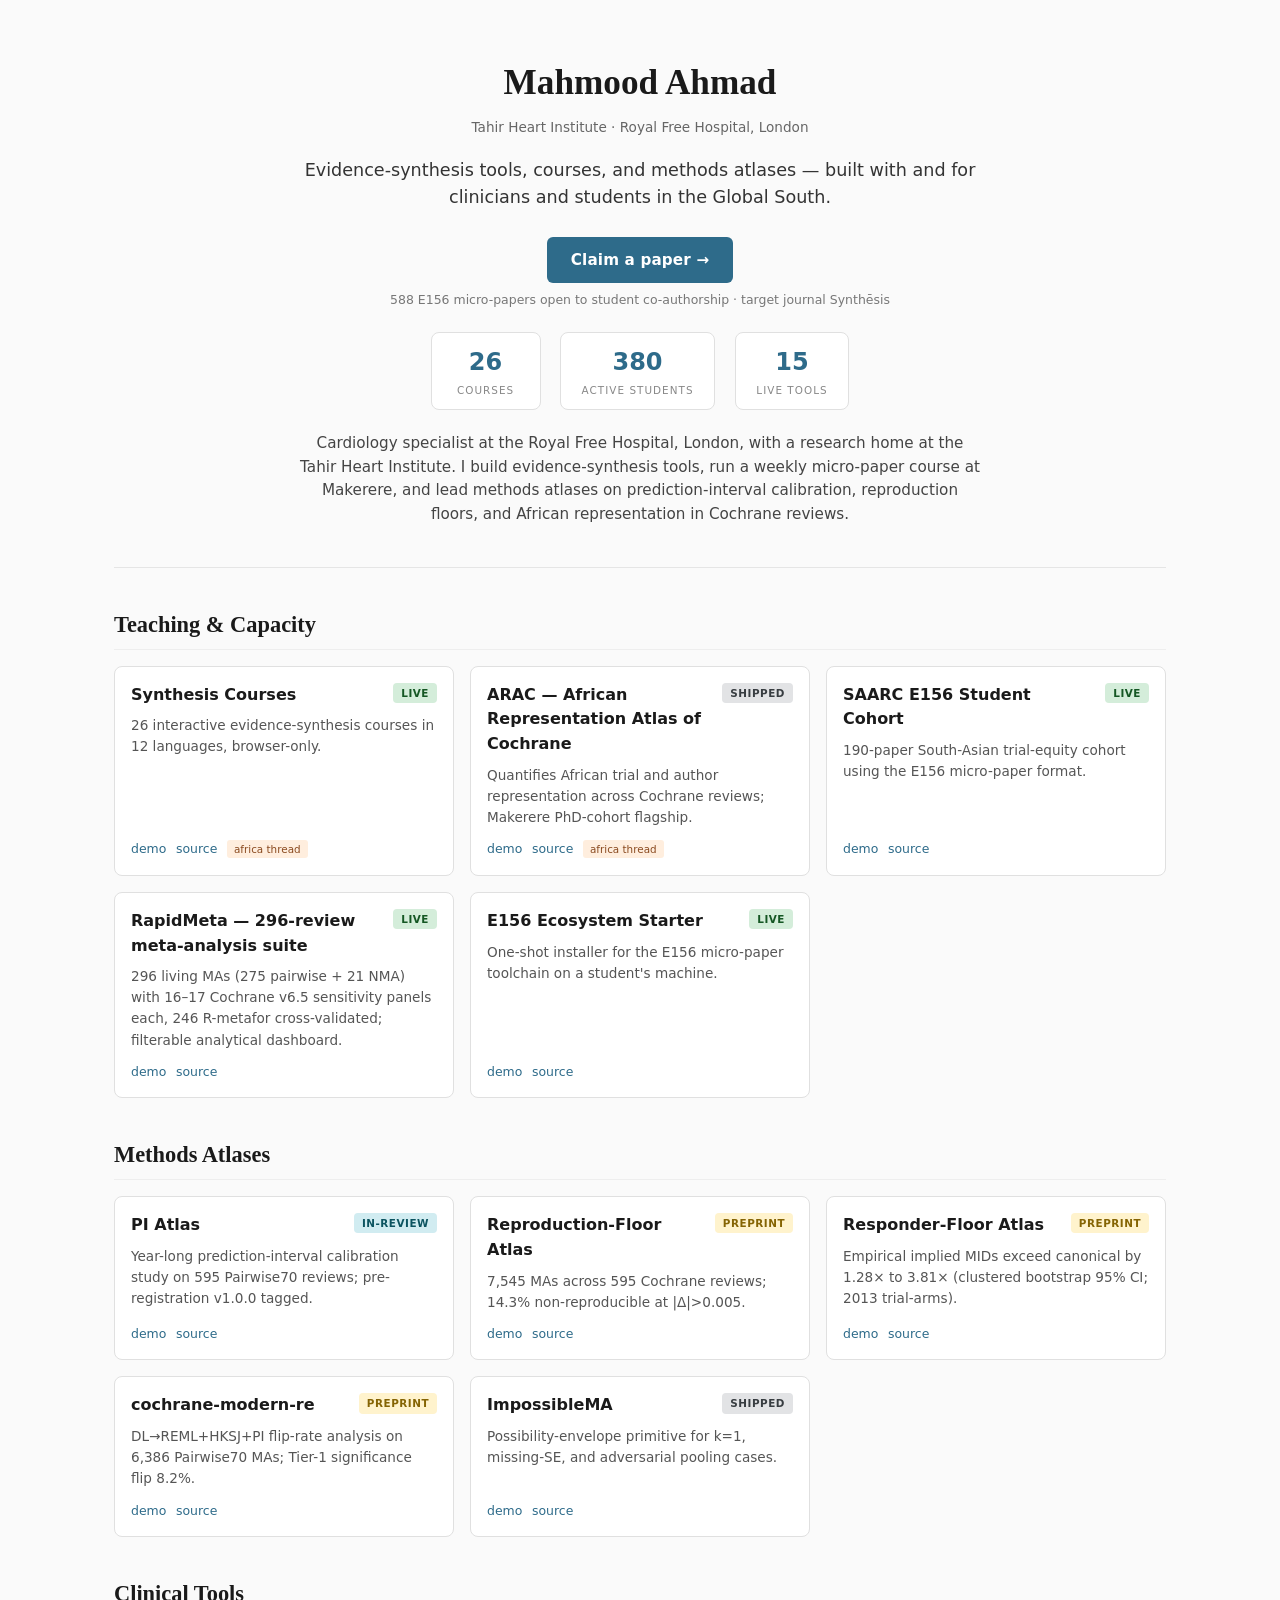
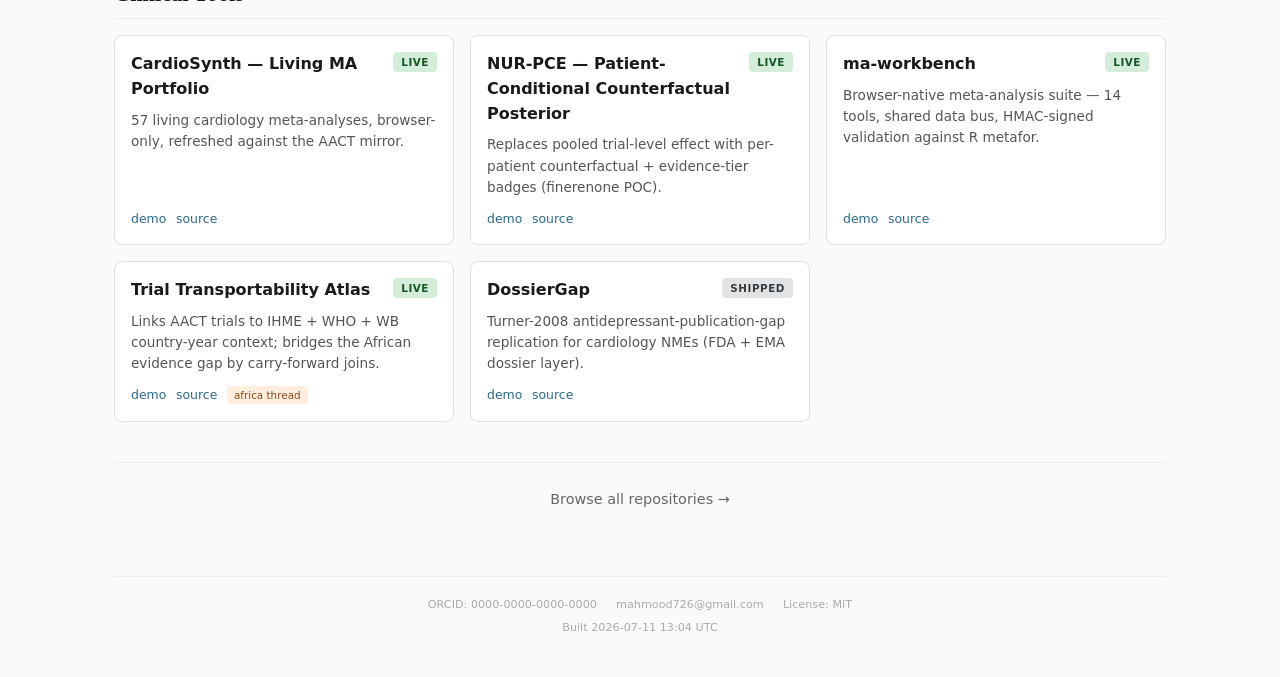
<file: index.html>
<!DOCTYPE html>
<html lang="en">
<head>
<meta charset="UTF-8">
<meta name="viewport" content="width=device-width,initial-scale=1">
<title>Mahmood Ahmad — Evidence Synthesis</title>
<meta property="og:title" content="Mahmood Ahmad — Evidence Synthesis">
<meta property="og:description" content="Evidence-synthesis tools, courses, and methods atlases — built with and for clinicians and students in the Global South.">
<link rel="stylesheet" href="styles/main.css">
</head>
<body>
<main class="page">

  <header class="hero">
    <h1 class="hero-name">Mahmood Ahmad</h1>
    <div class="hero-byline">
<span>Tahir Heart Institute</span> · <span>Royal Free Hospital, London</span>    </div>
    <p class="hero-oneliner">Evidence-synthesis tools, courses, and methods atlases — built with and for clinicians and students in the Global South.</p>
    <div class="hero-cta">
      <a href="https://mahmood726-cyber.github.io/e156/students.html" class="cta-button">Claim a paper →</a>
<div class="cta-subtext">588 E156 micro-papers open to student co-authorship · target journal Synthēsis</div>    </div>
    <div class="stats">
      <div class="stat-chip">
        <div class="stat-value">26</div>
        <div class="stat-label">COURSES</div>
      </div>
      <div class="stat-chip">
        <div class="stat-value">380</div>
        <div class="stat-label">ACTIVE STUDENTS</div>
      </div>
      <div class="stat-chip">
        <div class="stat-value">15</div>
        <div class="stat-label">LIVE TOOLS</div>
      </div>
    </div>
    <p class="about">Cardiology specialist at the Royal Free Hospital, London, with a research home at the Tahir Heart Institute. I build evidence-synthesis tools, run a weekly micro-paper course at Makerere, and lead methods atlases on prediction-interval calibration, reproduction floors, and African representation in Cochrane reviews.</p>
  </header>

  <section class="cards-section" id="section-teaching">
    <h2>Teaching &amp; Capacity</h2>
    <div class="card-grid">
      <article class="card" data-status="live">
        <header class="card-head">
          <h3 class="card-title">Synthesis Courses</h3>
          <span class="status-badge status-live">live</span>
        </header>
        <p class="card-oneliner">26 interactive evidence-synthesis courses in 12 languages, browser-only.</p>
        <footer class="card-foot">
          <a href="https://mahmood726-cyber.github.io/synthesis-courses/" class="card-link demo-link">demo</a>
          <a href="https://github.com/mahmood726-cyber/synthesis-courses" class="card-link repo-link">source</a>
<span class="thread-badge africa">africa thread</span>        </footer>
      </article>
      <article class="card" data-status="shipped">
        <header class="card-head">
          <h3 class="card-title">ARAC — African Representation Atlas of Cochrane</h3>
          <span class="status-badge status-shipped">shipped</span>
        </header>
        <p class="card-oneliner">Quantifies African trial and author representation across Cochrane reviews; Makerere PhD-cohort flagship.</p>
        <footer class="card-foot">
          <a href="https://github.com/mahmood726-cyber/arac" class="card-link demo-link">demo</a>
          <a href="https://github.com/mahmood726-cyber/arac" class="card-link repo-link">source</a>
<span class="thread-badge africa">africa thread</span>        </footer>
      </article>
      <article class="card" data-status="live">
        <header class="card-head">
          <h3 class="card-title">SAARC E156 Student Cohort</h3>
          <span class="status-badge status-live">live</span>
        </header>
        <p class="card-oneliner">190-paper South-Asian trial-equity cohort using the E156 micro-paper format.</p>
        <footer class="card-foot">
          <a href="https://github.com/mahmood726-cyber/saarc-e156-students" class="card-link demo-link">demo</a>
          <a href="https://github.com/mahmood726-cyber/saarc-e156-students" class="card-link repo-link">source</a>
        </footer>
      </article>
      <article class="card" data-status="live">
        <header class="card-head">
          <h3 class="card-title">RapidMeta — 296-review meta-analysis suite</h3>
          <span class="status-badge status-live">live</span>
        </header>
        <p class="card-oneliner">296 living MAs (275 pairwise + 21 NMA) with 16–17 Cochrane v6.5 sensitivity panels each, 246 R-metafor cross-validated; filterable analytical dashboard.</p>
        <footer class="card-foot">
          <a href="https://mahmood726-cyber.github.io/rapidmeta-finerenone/dashboard.html" class="card-link demo-link">demo</a>
          <a href="https://github.com/mahmood726-cyber/rapidmeta-finerenone" class="card-link repo-link">source</a>
        </footer>
      </article>
      <article class="card" data-status="live">
        <header class="card-head">
          <h3 class="card-title">E156 Ecosystem Starter</h3>
          <span class="status-badge status-live">live</span>
        </header>
        <p class="card-oneliner">One-shot installer for the E156 micro-paper toolchain on a student&#39;s machine.</p>
        <footer class="card-foot">
          <a href="https://github.com/mahmood726-cyber/e156-ecosystem-starter" class="card-link demo-link">demo</a>
          <a href="https://github.com/mahmood726-cyber/e156-ecosystem-starter" class="card-link repo-link">source</a>
        </footer>
      </article>
    </div>
  </section>
  <section class="cards-section" id="section-atlases">
    <h2>Methods Atlases</h2>
    <div class="card-grid">
      <article class="card" data-status="in-review">
        <header class="card-head">
          <h3 class="card-title">PI Atlas</h3>
          <span class="status-badge status-in-review">in-review</span>
        </header>
        <p class="card-oneliner">Year-long prediction-interval calibration study on 595 Pairwise70 reviews; pre-registration v1.0.0 tagged.</p>
        <footer class="card-foot">
          <a href="https://github.com/mahmood726-cyber/pi-atlas" class="card-link demo-link">demo</a>
          <a href="https://github.com/mahmood726-cyber/pi-atlas" class="card-link repo-link">source</a>
        </footer>
      </article>
      <article class="card" data-status="preprint">
        <header class="card-head">
          <h3 class="card-title">Reproduction-Floor Atlas</h3>
          <span class="status-badge status-preprint">preprint</span>
        </header>
        <p class="card-oneliner">7,545 MAs across 595 Cochrane reviews; 14.3% non-reproducible at |Δ|&gt;0.005.</p>
        <footer class="card-foot">
          <a href="https://mahmood726-cyber.github.io/repro-floor-atlas/" class="card-link demo-link">demo</a>
          <a href="https://github.com/mahmood726-cyber/repro-floor-atlas" class="card-link repo-link">source</a>
        </footer>
      </article>
      <article class="card" data-status="preprint">
        <header class="card-head">
          <h3 class="card-title">Responder-Floor Atlas</h3>
          <span class="status-badge status-preprint">preprint</span>
        </header>
        <p class="card-oneliner">Empirical implied MIDs exceed canonical by 1.28× to 3.81× (clustered bootstrap 95% CI; 2013 trial-arms).</p>
        <footer class="card-foot">
          <a href="https://mahmood726-cyber.github.io/responder-floor-atlas/" class="card-link demo-link">demo</a>
          <a href="https://github.com/mahmood726-cyber/responder-floor-atlas" class="card-link repo-link">source</a>
        </footer>
      </article>
      <article class="card" data-status="preprint">
        <header class="card-head">
          <h3 class="card-title">cochrane-modern-re</h3>
          <span class="status-badge status-preprint">preprint</span>
        </header>
        <p class="card-oneliner">DL→REML+HKSJ+PI flip-rate analysis on 6,386 Pairwise70 MAs; Tier-1 significance flip 8.2%.</p>
        <footer class="card-foot">
          <a href="https://mahmood726-cyber.github.io/cochrane-modern-re/" class="card-link demo-link">demo</a>
          <a href="https://github.com/mahmood726-cyber/cochrane-modern-re" class="card-link repo-link">source</a>
        </footer>
      </article>
      <article class="card" data-status="shipped">
        <header class="card-head">
          <h3 class="card-title">ImpossibleMA</h3>
          <span class="status-badge status-shipped">shipped</span>
        </header>
        <p class="card-oneliner">Possibility-envelope primitive for k=1, missing-SE, and adversarial pooling cases.</p>
        <footer class="card-foot">
          <a href="https://mahmood726-cyber.github.io/impossible-ma/" class="card-link demo-link">demo</a>
          <a href="https://github.com/mahmood726-cyber/impossible-ma" class="card-link repo-link">source</a>
        </footer>
      </article>
    </div>
  </section>
  <section class="cards-section" id="section-clinical">
    <h2>Clinical Tools</h2>
    <div class="card-grid">
      <article class="card" data-status="live">
        <header class="card-head">
          <h3 class="card-title">CardioSynth — Living MA Portfolio</h3>
          <span class="status-badge status-live">live</span>
        </header>
        <p class="card-oneliner">57 living cardiology meta-analyses, browser-only, refreshed against the AACT mirror.</p>
        <footer class="card-foot">
          <a href="https://mahmood726-cyber.github.io/cardiosynth/" class="card-link demo-link">demo</a>
          <a href="https://github.com/mahmood726-cyber/cardiosynth" class="card-link repo-link">source</a>
        </footer>
      </article>
      <article class="card" data-status="live">
        <header class="card-head">
          <h3 class="card-title">NUR-PCE — Patient-Conditional Counterfactual Posterior</h3>
          <span class="status-badge status-live">live</span>
        </header>
        <p class="card-oneliner">Replaces pooled trial-level effect with per-patient counterfactual + evidence-tier badges (finerenone POC).</p>
        <footer class="card-foot">
          <a href="https://mahmood726-cyber.github.io/nur-cardiorenal-poc/" class="card-link demo-link">demo</a>
          <a href="https://github.com/mahmood726-cyber/nur-cardiorenal-poc" class="card-link repo-link">source</a>
        </footer>
      </article>
      <article class="card" data-status="live">
        <header class="card-head">
          <h3 class="card-title">ma-workbench</h3>
          <span class="status-badge status-live">live</span>
        </header>
        <p class="card-oneliner">Browser-native meta-analysis suite — 14 tools, shared data bus, HMAC-signed validation against R metafor.</p>
        <footer class="card-foot">
          <a href="https://mahmood726-cyber.github.io/ma-workbench/" class="card-link demo-link">demo</a>
          <a href="https://github.com/mahmood726-cyber/ma-workbench" class="card-link repo-link">source</a>
        </footer>
      </article>
      <article class="card" data-status="live">
        <header class="card-head">
          <h3 class="card-title">Trial Transportability Atlas</h3>
          <span class="status-badge status-live">live</span>
        </header>
        <p class="card-oneliner">Links AACT trials to IHME + WHO + WB country-year context; bridges the African evidence gap by carry-forward joins.</p>
        <footer class="card-foot">
          <a href="https://github.com/mahmood726-cyber/trial-transportability-atlas-d-drive" class="card-link demo-link">demo</a>
          <a href="https://github.com/mahmood726-cyber/trial-transportability-atlas-d-drive" class="card-link repo-link">source</a>
<span class="thread-badge africa">africa thread</span>        </footer>
      </article>
      <article class="card" data-status="shipped">
        <header class="card-head">
          <h3 class="card-title">DossierGap</h3>
          <span class="status-badge status-shipped">shipped</span>
        </header>
        <p class="card-oneliner">Turner-2008 antidepressant-publication-gap replication for cardiology NMEs (FDA + EMA dossier layer).</p>
        <footer class="card-foot">
          <a href="https://github.com/mahmood726-cyber/dossiergap" class="card-link demo-link">demo</a>
          <a href="https://github.com/mahmood726-cyber/dossiergap" class="card-link repo-link">source</a>
        </footer>
      </article>
    </div>
  </section>

  <section class="browse-all">
    <a href="all/" class="browse-all-link">Browse all repositories →</a>
  </section>

  <footer class="page-foot">
    <div class="foot-meta">
<span>ORCID: 0000-0000-0000-0000</span><span>mahmood726@gmail.com</span><span>License: MIT</span>    </div>
    <div class="built-at">Built 2026-07-11 13:04 UTC</div>
  </footer>

</main>
</body>
</html>
</file>
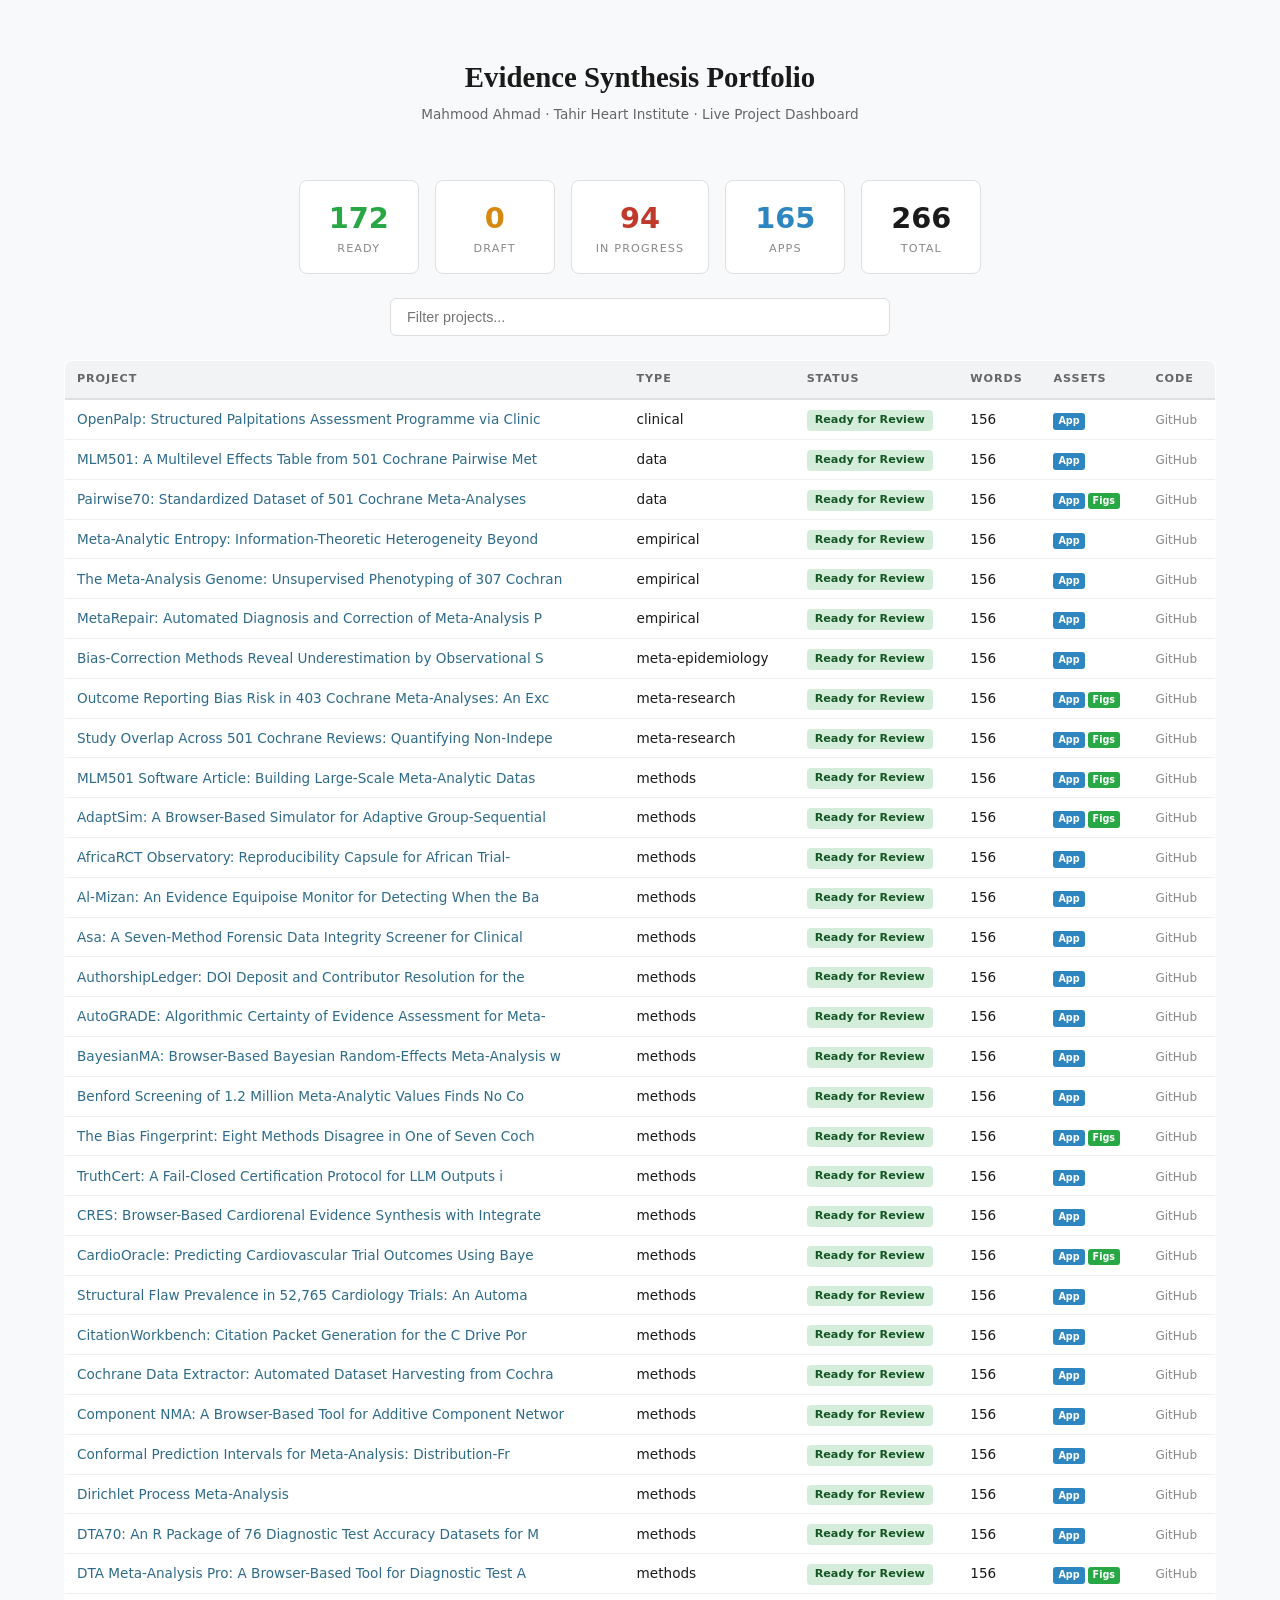
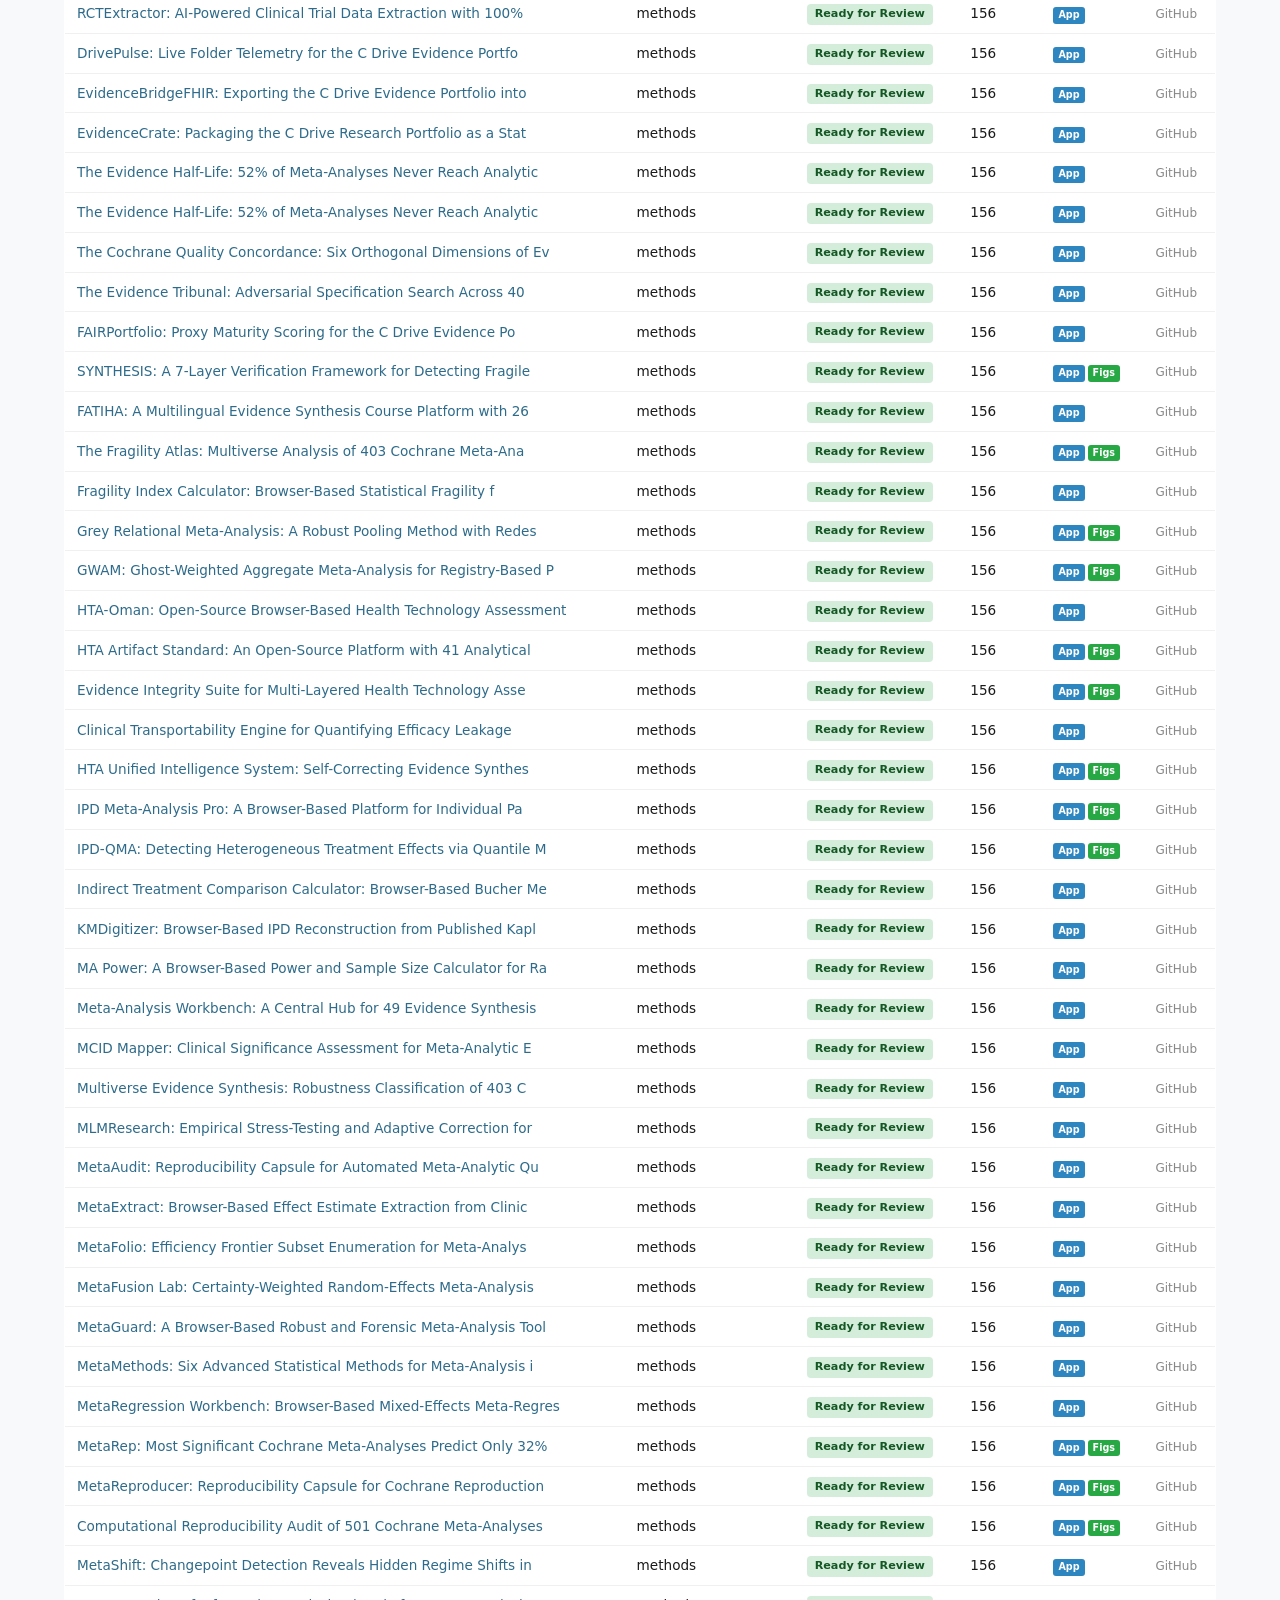
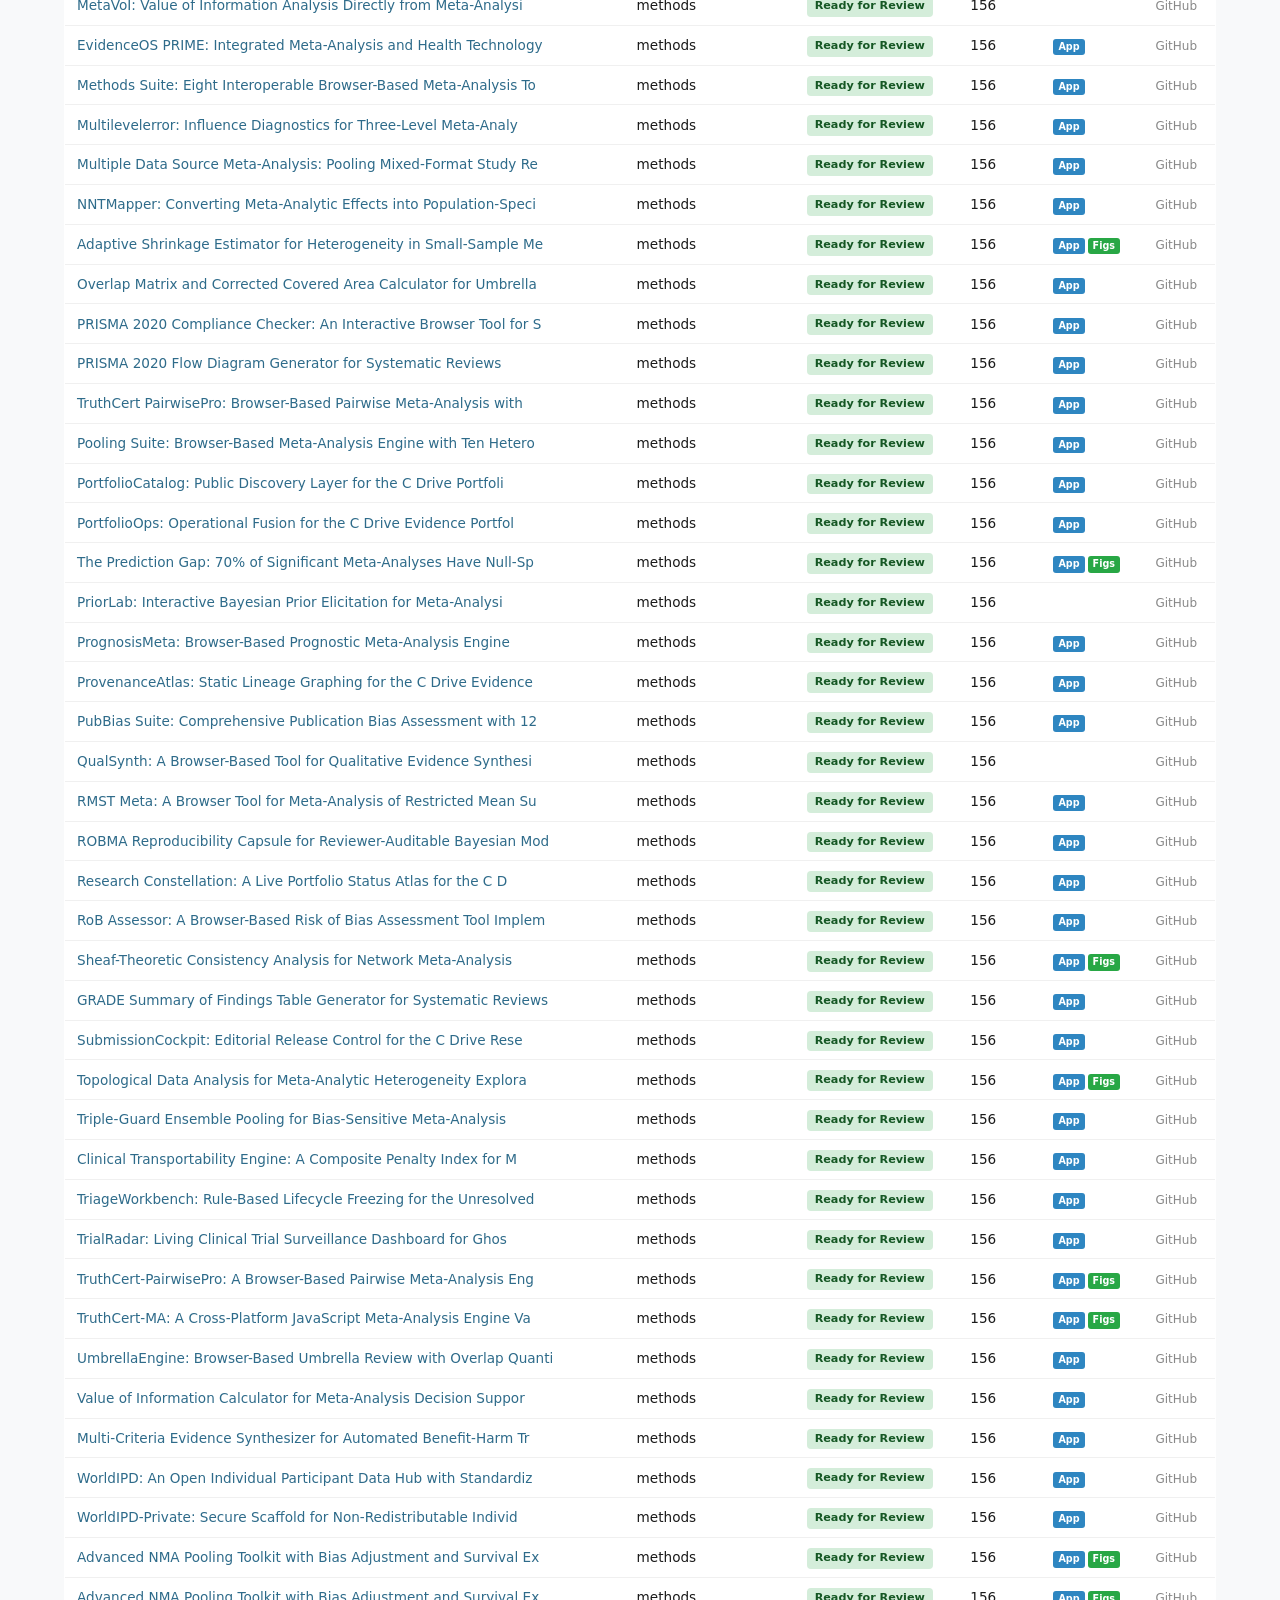
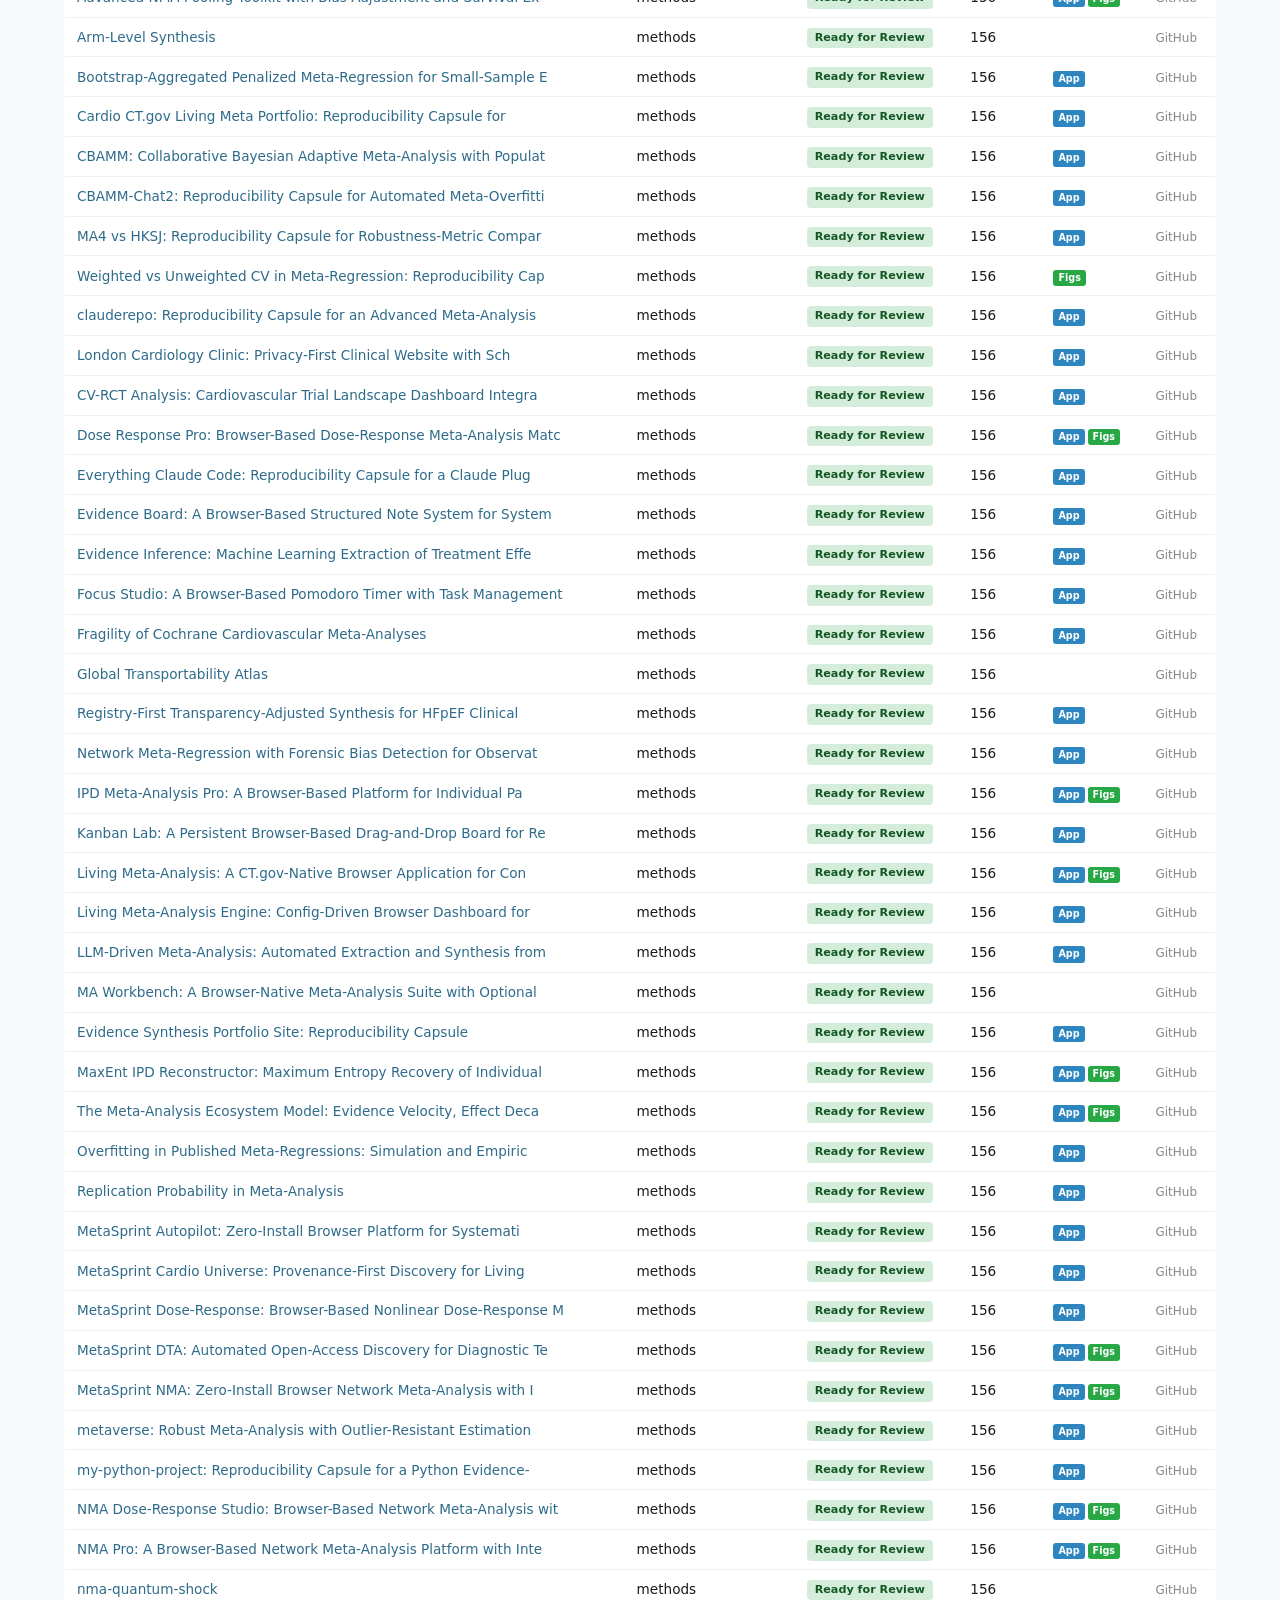
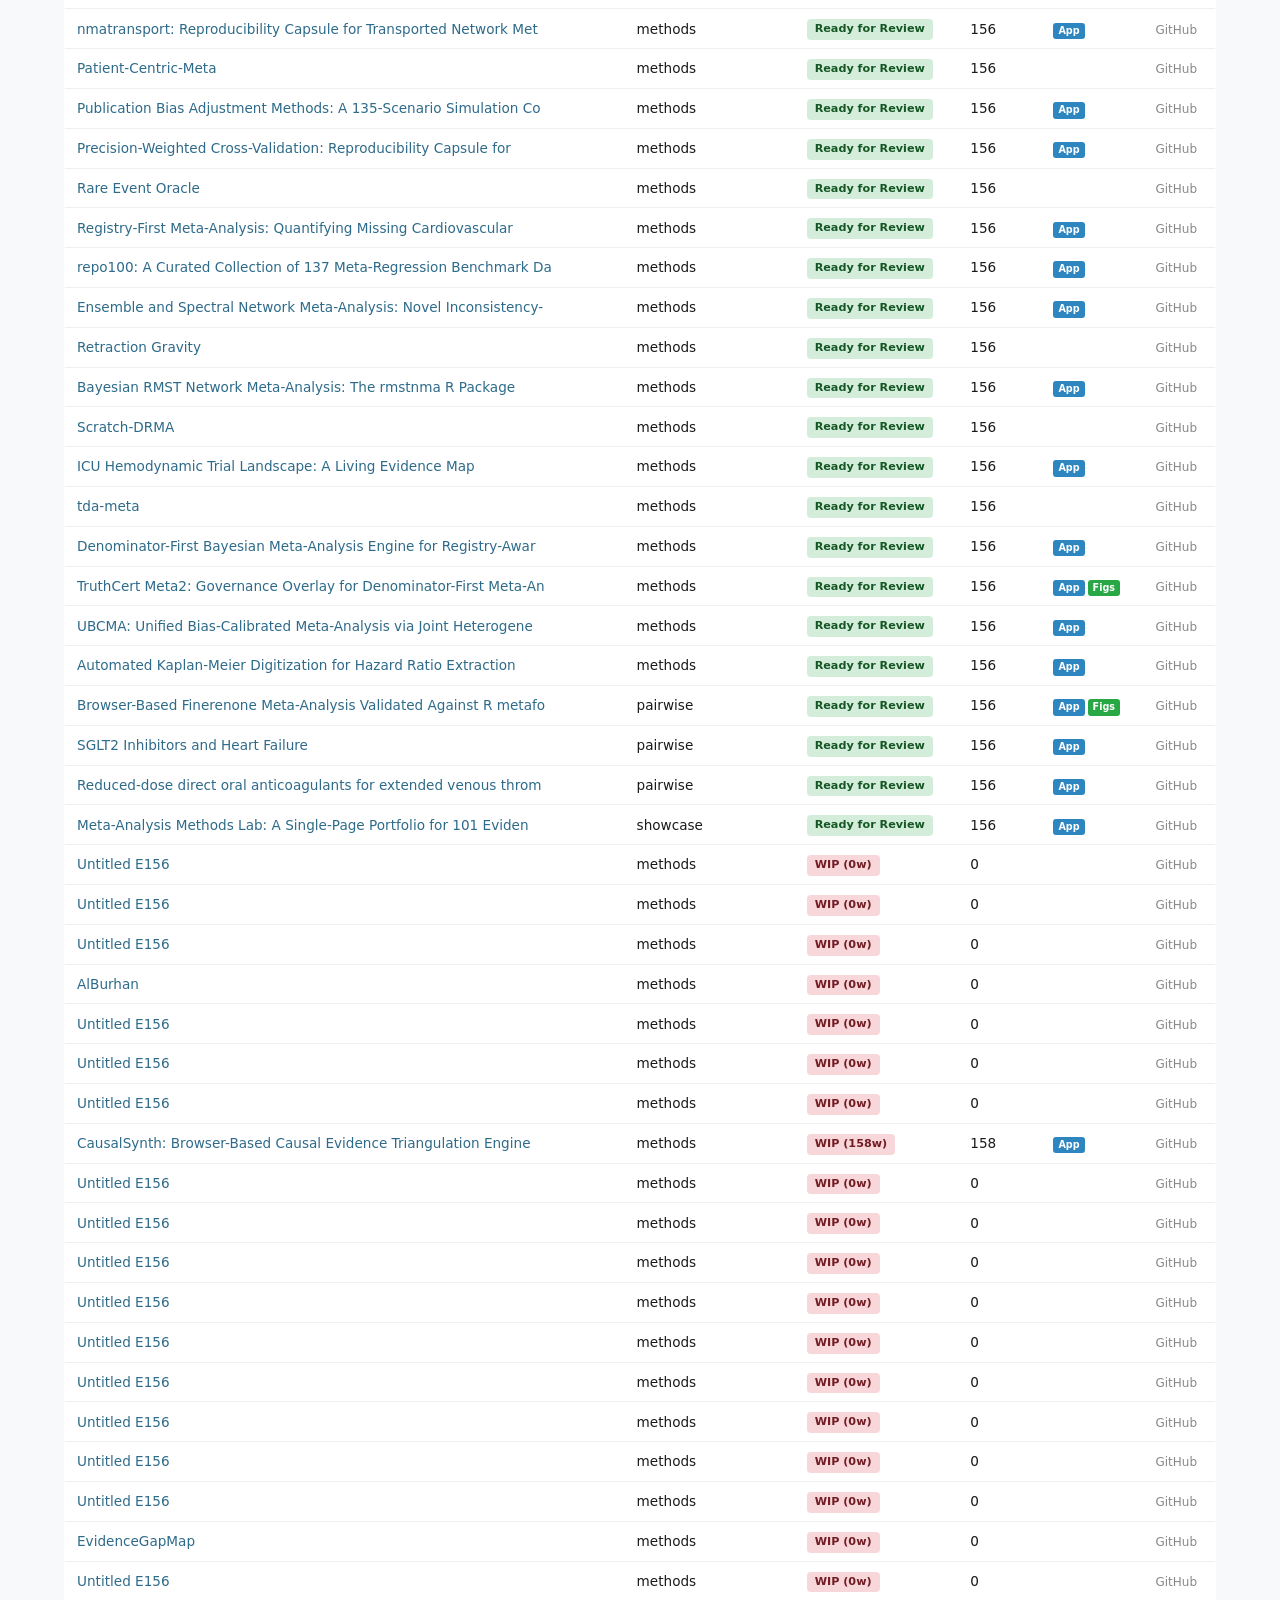
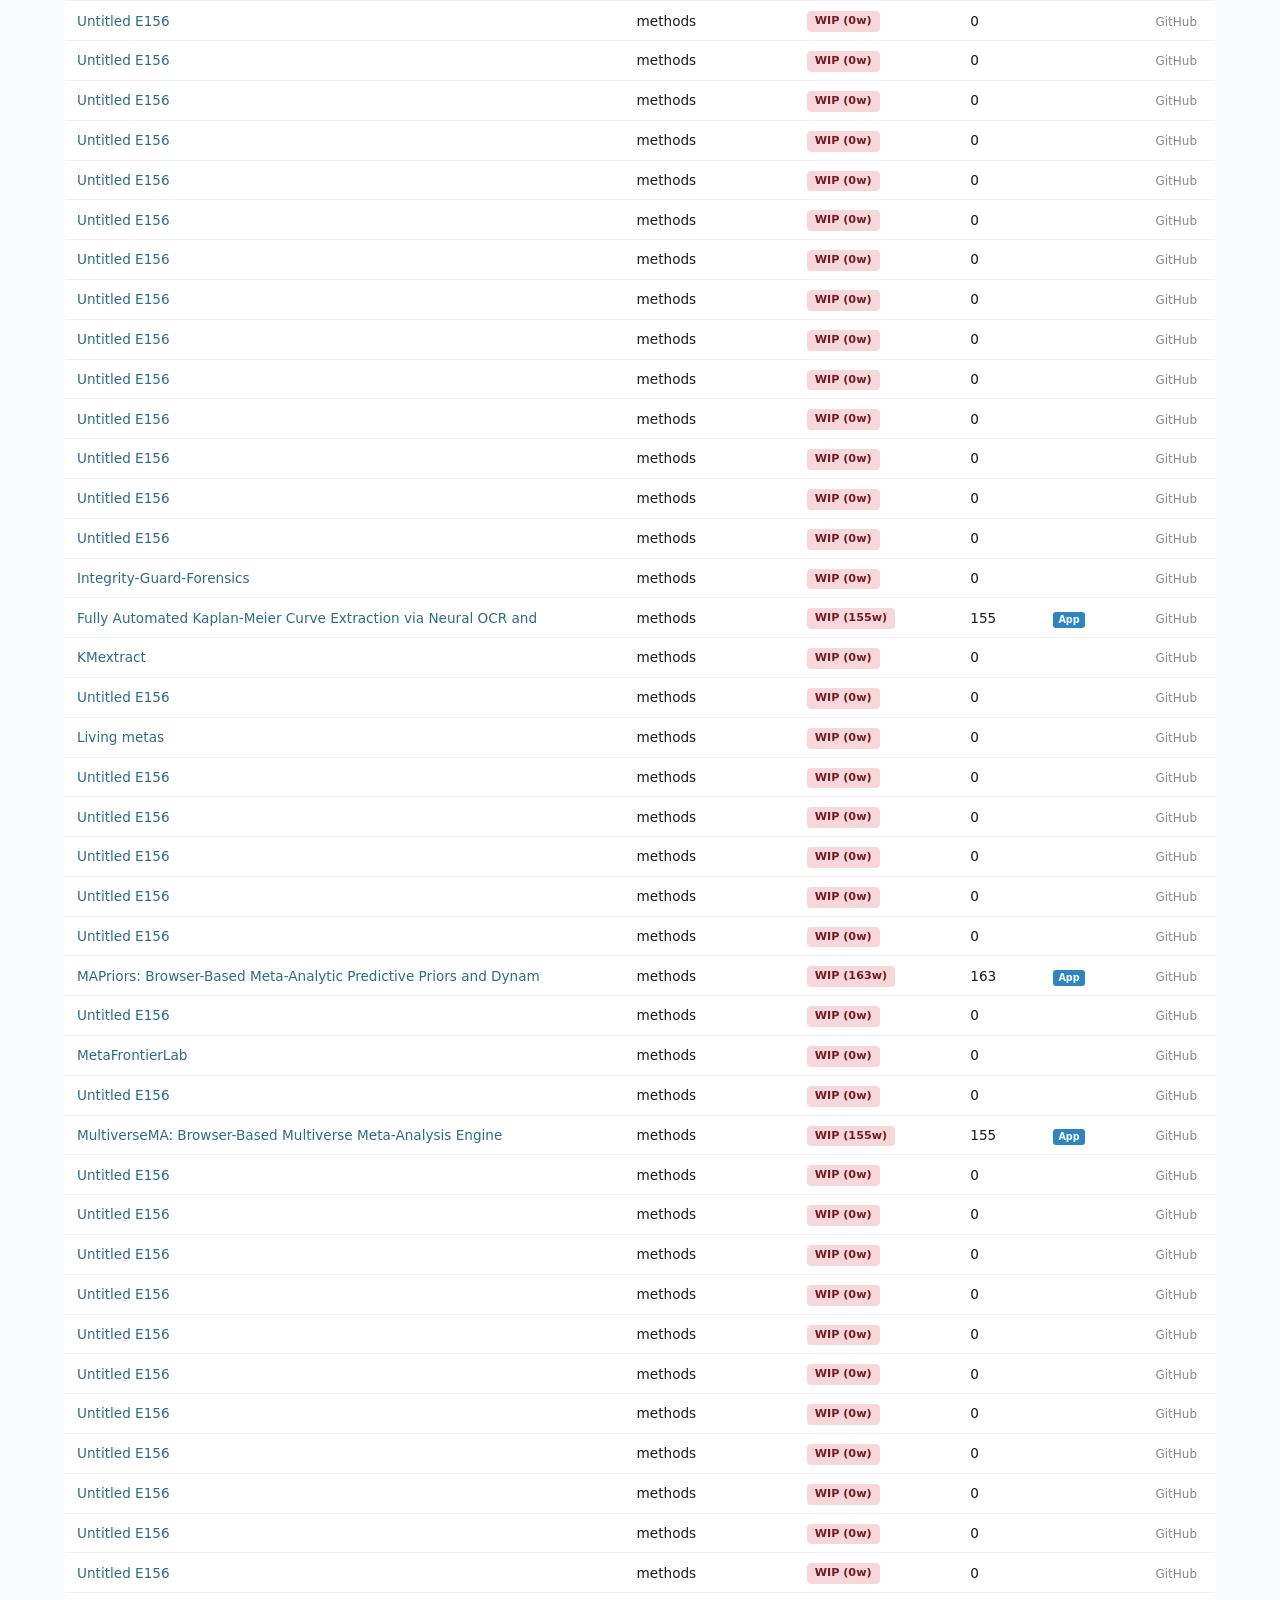
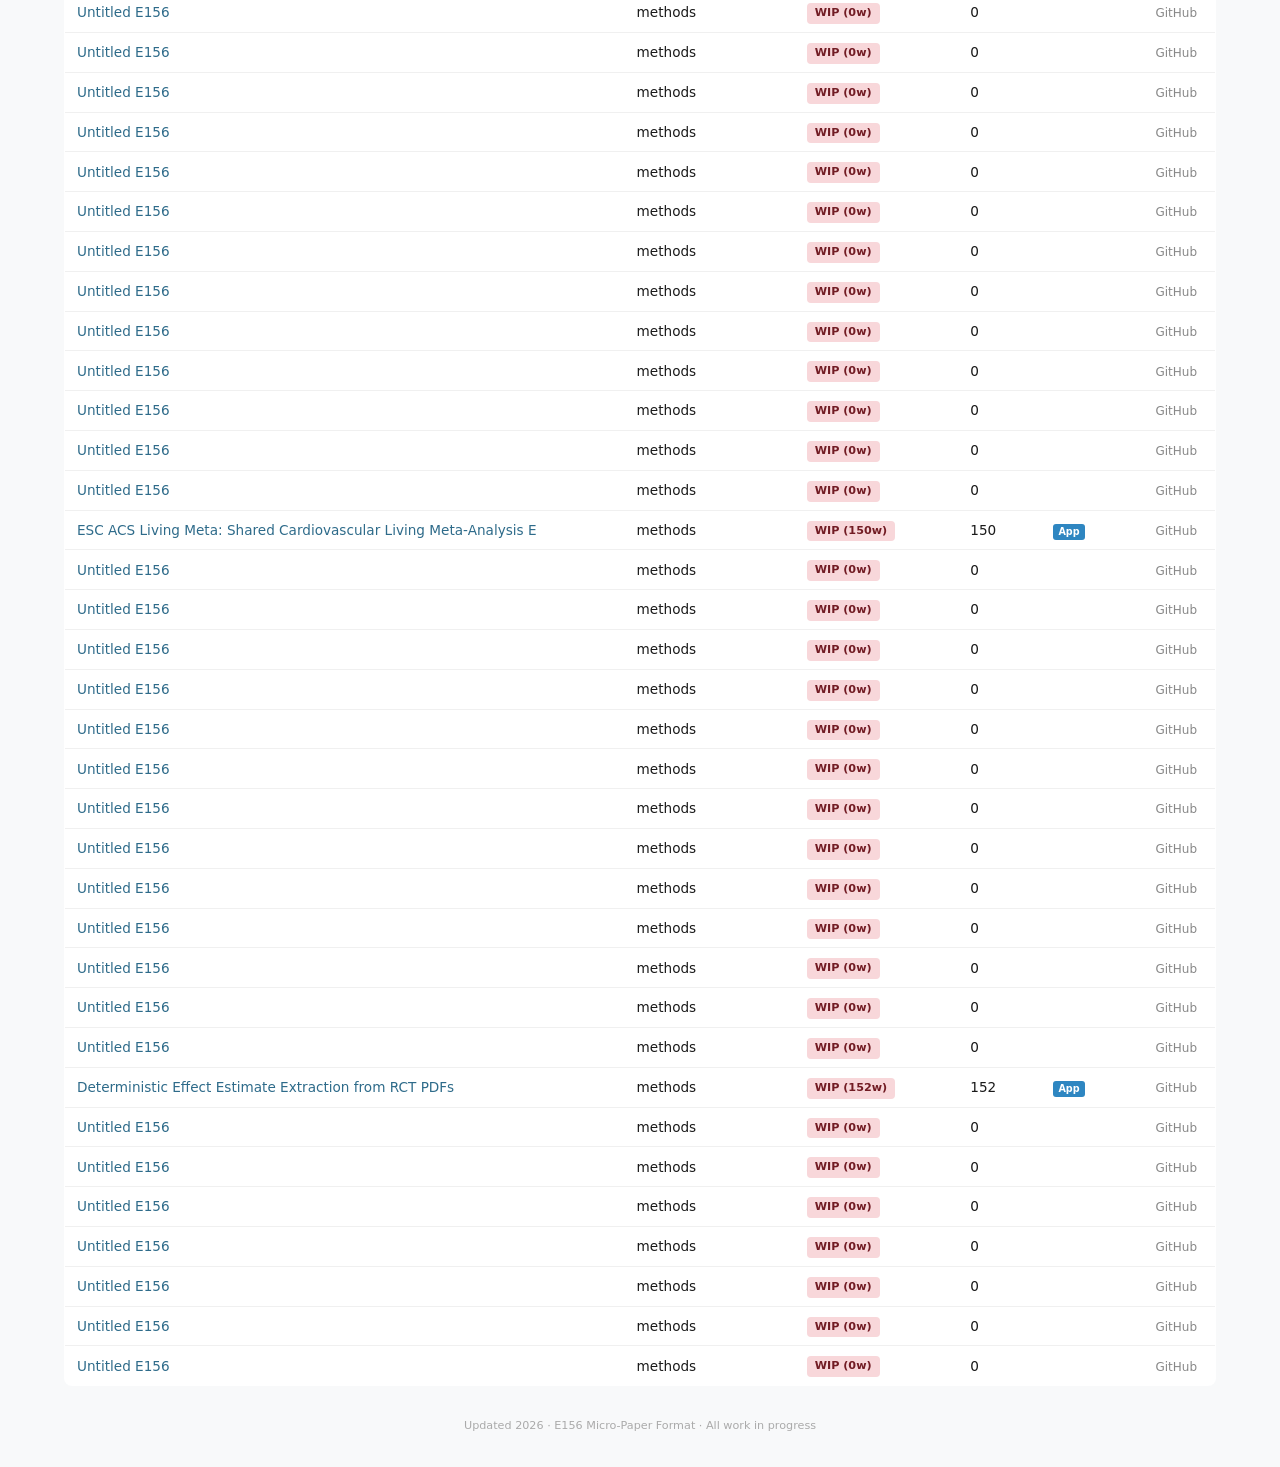
<file: all/index.html>
<!DOCTYPE html>
<html lang="en">
<head>
<meta charset="UTF-8">
<meta name="viewport" content="width=device-width,initial-scale=1">
<title>Evidence Synthesis — Live Dashboard</title>
<style>
*{box-sizing:border-box;margin:0;padding:0}
body{font-family:system-ui,-apple-system,sans-serif;background:#f8f9fa;color:#1a1a1a;line-height:1.5}
.page{max-width:1200px;margin:0 auto;padding:2rem 1.5rem}
.hero{text-align:center;padding:1.5rem 0 2rem;margin-bottom:1.5rem}
.hero h1{font-family:Georgia,serif;font-size:1.8rem;margin-bottom:.3rem}
.hero .sub{font-size:.85rem;color:#666}
.stats{display:flex;gap:1rem;justify-content:center;margin:1.5rem 0;flex-wrap:wrap}
.stat-card{background:#fff;border:1px solid #e0e0e0;border-radius:8px;padding:1rem 1.5rem;text-align:center;min-width:120px}
.stat-num{font-size:1.8rem;font-weight:700}
.stat-num.green{color:#28a745}
.stat-num.amber{color:#d68910}
.stat-num.blue{color:#2E86C1}
.stat-label{font-size:.7rem;color:#888;text-transform:uppercase;letter-spacing:.1em}
.search{width:100%;max-width:500px;margin:0 auto 1.5rem;display:block;padding:10px 16px;border:1px solid #ddd;border-radius:6px;font-size:.9rem}
.search:focus{outline:2px solid #2E86C1;border-color:transparent}
table{width:100%;border-collapse:collapse;background:#fff;border:1px solid #e0e0e0;border-radius:8px;overflow:hidden}
th{background:#f1f3f5;padding:10px 12px;text-align:left;font-size:.7rem;text-transform:uppercase;letter-spacing:.08em;color:#666;border-bottom:2px solid #e0e0e0}
td{padding:8px 12px;border-bottom:1px solid #f0f0f0;font-size:.85rem}
td a{color:#2E6B8A;text-decoration:none}
td a:hover{text-decoration:underline}
tr:hover{background:#f8f9ff}
.status{display:inline-block;padding:2px 8px;border-radius:4px;font-size:.7rem;font-weight:600}
.status.ready{background:#d4edda;color:#155724}
.status.draft{background:#fff3cd;color:#856404}
.status.wip{background:#f8d7da;color:#721c24}
.badge{display:inline-block;padding:1px 5px;border-radius:3px;font-size:.6rem;font-weight:700;margin-right:3px}
.badge.app{background:#2E86C1;color:#fff}
.badge.fig{background:#28a745;color:#fff}
.gh-link{font-size:.75rem;color:#888}
.footer{text-align:center;margin-top:2rem;font-size:.7rem;color:#aaa}
@media(max-width:768px){td:nth-child(4),th:nth-child(4),td:nth-child(5),th:nth-child(5){display:none}.page{padding:1rem}}
</style>
</head>
<body>
<div class="page">
  <header class="hero">
    <h1>Evidence Synthesis Portfolio</h1>
    <div class="sub">Mahmood Ahmad &middot; Tahir Heart Institute &middot; Live Project Dashboard</div>
  </header>

  <div class="stats">
    <div class="stat-card"><div class="stat-num green">172</div><div class="stat-label">Ready</div></div>
    <div class="stat-card"><div class="stat-num amber">0</div><div class="stat-label">Draft</div></div>
    <div class="stat-card"><div class="stat-num" style="color:#c0392b">94</div><div class="stat-label">In Progress</div></div>
    <div class="stat-card"><div class="stat-num blue">165</div><div class="stat-label">Apps</div></div>
    <div class="stat-card"><div class="stat-num">266</div><div class="stat-label">Total</div></div>
  </div>

  <input type="search" class="search" placeholder="Filter projects..." id="filter" aria-label="Filter projects">

  <table id="table">
    <thead>
      <tr><th>Project</th><th>Type</th><th>Status</th><th>Words</th><th>Assets</th><th>Code</th></tr>
    </thead>
    <tbody>
      <tr class="ready">
  <td><a href="https://mahmood726-cyber.github.io/openpalp-private-website/e156-submission/">OpenPalp: Structured Palpitations Assessment Programme via Clinic</a></td>
  <td>clinical</td>
  <td><span class="status ready">Ready for Review</span></td>
  <td>156</td>
  <td><span class="badge app">App</span></td>
  <td><a href="https://github.com/mahmood726-cyber/openpalp-private-website" class="gh-link">GitHub</a></td>
</tr>
<tr class="ready">
  <td><a href="https://mahmood726-cyber.github.io/mlm501-cochrane-multilevel-effects-table/e156-submission/">MLM501: A Multilevel Effects Table from 501 Cochrane Pairwise Met</a></td>
  <td>data</td>
  <td><span class="status ready">Ready for Review</span></td>
  <td>156</td>
  <td><span class="badge app">App</span></td>
  <td><a href="https://github.com/mahmood726-cyber/mlm501-cochrane-multilevel-effects-table" class="gh-link">GitHub</a></td>
</tr>
<tr class="ready">
  <td><a href="https://mahmood726-cyber.github.io/pairwise70-cochrane-dataset/e156-submission/">Pairwise70: Standardized Dataset of 501 Cochrane Meta-Analyses</a></td>
  <td>data</td>
  <td><span class="status ready">Ready for Review</span></td>
  <td>156</td>
  <td><span class="badge app">App</span><span class="badge fig">Figs</span></td>
  <td><a href="https://github.com/mahmood726-cyber/pairwise70-cochrane-dataset" class="gh-link">GitHub</a></td>
</tr>
<tr class="ready">
  <td><a href="https://mahmood726-cyber.github.io/meta-analytic-entropy/e156-submission/">Meta-Analytic Entropy: Information-Theoretic Heterogeneity Beyond</a></td>
  <td>empirical</td>
  <td><span class="status ready">Ready for Review</span></td>
  <td>156</td>
  <td><span class="badge app">App</span></td>
  <td><a href="https://github.com/mahmood726-cyber/meta-analytic-entropy" class="gh-link">GitHub</a></td>
</tr>
<tr class="ready">
  <td><a href="https://mahmood726-cyber.github.io/meta-analysis-genome/e156-submission/">The Meta-Analysis Genome: Unsupervised Phenotyping of 307 Cochran</a></td>
  <td>empirical</td>
  <td><span class="status ready">Ready for Review</span></td>
  <td>156</td>
  <td><span class="badge app">App</span></td>
  <td><a href="https://github.com/mahmood726-cyber/meta-analysis-genome" class="gh-link">GitHub</a></td>
</tr>
<tr class="ready">
  <td><a href="https://mahmood726-cyber.github.io/metarepair/e156-submission/">MetaRepair: Automated Diagnosis and Correction of Meta-Analysis P</a></td>
  <td>empirical</td>
  <td><span class="status ready">Ready for Review</span></td>
  <td>156</td>
  <td><span class="badge app">App</span></td>
  <td><a href="https://github.com/mahmood726-cyber/metarepair" class="gh-link">GitHub</a></td>
</tr>
<tr class="ready">
  <td><a href="https://mahmood726-cyber.github.io/meta-epidemiology-bias-correction/e156-submission/">Bias-Correction Methods Reveal Underestimation by Observational S</a></td>
  <td>meta-epidemiology</td>
  <td><span class="status ready">Ready for Review</span></td>
  <td>156</td>
  <td><span class="badge app">App</span></td>
  <td><a href="https://github.com/mahmood726-cyber/meta-epidemiology-bias-correction" class="gh-link">GitHub</a></td>
</tr>
<tr class="ready">
  <td><a href="https://mahmood726-cyber.github.io/outcome-reporting-bias/e156-submission/">Outcome Reporting Bias Risk in 403 Cochrane Meta-Analyses: An Exc</a></td>
  <td>meta-research</td>
  <td><span class="status ready">Ready for Review</span></td>
  <td>156</td>
  <td><span class="badge app">App</span><span class="badge fig">Figs</span></td>
  <td><a href="https://github.com/mahmood726-cyber/outcome-reporting-bias" class="gh-link">GitHub</a></td>
</tr>
<tr class="ready">
  <td><a href="https://mahmood726-cyber.github.io/overlap-detector/e156-submission/">Study Overlap Across 501 Cochrane Reviews: Quantifying Non-Indepe</a></td>
  <td>meta-research</td>
  <td><span class="status ready">Ready for Review</span></td>
  <td>156</td>
  <td><span class="badge app">App</span><span class="badge fig">Figs</span></td>
  <td><a href="https://github.com/mahmood726-cyber/overlap-detector" class="gh-link">GitHub</a></td>
</tr>
<tr class="ready">
  <td><a href="https://mahmood726-cyber.github.io/mlm501-software-article/e156-submission/">MLM501 Software Article: Building Large-Scale Meta-Analytic Datas</a></td>
  <td>methods</td>
  <td><span class="status ready">Ready for Review</span></td>
  <td>156</td>
  <td><span class="badge app">App</span><span class="badge fig">Figs</span></td>
  <td><a href="https://github.com/mahmood726-cyber/mlm501-software-article" class="gh-link">GitHub</a></td>
</tr>
<tr class="ready">
  <td><a href="https://mahmood726-cyber.github.io/adaptsim/e156-submission/">AdaptSim: A Browser-Based Simulator for Adaptive Group-Sequential</a></td>
  <td>methods</td>
  <td><span class="status ready">Ready for Review</span></td>
  <td>156</td>
  <td><span class="badge app">App</span><span class="badge fig">Figs</span></td>
  <td><a href="https://github.com/mahmood726-cyber/adaptsim" class="gh-link">GitHub</a></td>
</tr>
<tr class="ready">
  <td><a href="https://mahmood726-cyber.github.io/africarct/e156-submission/">AfricaRCT Observatory: Reproducibility Capsule for African Trial-</a></td>
  <td>methods</td>
  <td><span class="status ready">Ready for Review</span></td>
  <td>156</td>
  <td><span class="badge app">App</span></td>
  <td><a href="https://github.com/mahmood726-cyber/africarct" class="gh-link">GitHub</a></td>
</tr>
<tr class="ready">
  <td><a href="https://mahmood726-cyber.github.io/al-mizan/e156-submission/">Al-Mizan: An Evidence Equipoise Monitor for Detecting When the Ba</a></td>
  <td>methods</td>
  <td><span class="status ready">Ready for Review</span></td>
  <td>156</td>
  <td><span class="badge app">App</span></td>
  <td><a href="https://github.com/mahmood726-cyber/al-mizan" class="gh-link">GitHub</a></td>
</tr>
<tr class="ready">
  <td><a href="https://mahmood726-cyber.github.io/asa/e156-submission/">Asa: A Seven-Method Forensic Data Integrity Screener for Clinical</a></td>
  <td>methods</td>
  <td><span class="status ready">Ready for Review</span></td>
  <td>156</td>
  <td><span class="badge app">App</span></td>
  <td><a href="https://github.com/mahmood726-cyber/asa" class="gh-link">GitHub</a></td>
</tr>
<tr class="ready">
  <td><a href="https://mahmood726-cyber.github.io/authorship-ledger/e156-submission/">AuthorshipLedger: DOI Deposit and Contributor Resolution for the </a></td>
  <td>methods</td>
  <td><span class="status ready">Ready for Review</span></td>
  <td>156</td>
  <td><span class="badge app">App</span></td>
  <td><a href="https://github.com/mahmood726-cyber/authorship-ledger" class="gh-link">GitHub</a></td>
</tr>
<tr class="ready">
  <td><a href="https://mahmood726-cyber.github.io/autograde-certainty-calculator/e156-submission/">AutoGRADE: Algorithmic Certainty of Evidence Assessment for Meta-</a></td>
  <td>methods</td>
  <td><span class="status ready">Ready for Review</span></td>
  <td>156</td>
  <td><span class="badge app">App</span></td>
  <td><a href="https://github.com/mahmood726-cyber/autograde-certainty-calculator" class="gh-link">GitHub</a></td>
</tr>
<tr class="ready">
  <td><a href="https://mahmood726-cyber.github.io/bayesian-ma-browser-prior-sensitivity/e156-submission/">BayesianMA: Browser-Based Bayesian Random-Effects Meta-Analysis w</a></td>
  <td>methods</td>
  <td><span class="status ready">Ready for Review</span></td>
  <td>156</td>
  <td><span class="badge app">App</span></td>
  <td><a href="https://github.com/mahmood726-cyber/bayesian-ma-browser-prior-sensitivity" class="gh-link">GitHub</a></td>
</tr>
<tr class="ready">
  <td><a href="https://mahmood726-cyber.github.io/benford-ma/e156-submission/">Benford Screening of 1.2 Million Meta-Analytic Values Finds No Co</a></td>
  <td>methods</td>
  <td><span class="status ready">Ready for Review</span></td>
  <td>156</td>
  <td><span class="badge app">App</span></td>
  <td><a href="https://github.com/mahmood726-cyber/benford-ma" class="gh-link">GitHub</a></td>
</tr>
<tr class="ready">
  <td><a href="https://mahmood726-cyber.github.io/bias-forensics/e156-submission/">The Bias Fingerprint: Eight Methods Disagree in One of Seven Coch</a></td>
  <td>methods</td>
  <td><span class="status ready">Ready for Review</span></td>
  <td>156</td>
  <td><span class="badge app">App</span><span class="badge fig">Figs</span></td>
  <td><a href="https://github.com/mahmood726-cyber/bias-forensics" class="gh-link">GitHub</a></td>
</tr>
<tr class="ready">
  <td><a href="https://mahmood726-cyber.github.io/truthcert-certification-protocol/e156-submission/">TruthCert: A Fail-Closed Certification Protocol for LLM Outputs i</a></td>
  <td>methods</td>
  <td><span class="status ready">Ready for Review</span></td>
  <td>156</td>
  <td><span class="badge app">App</span></td>
  <td><a href="https://github.com/mahmood726-cyber/truthcert-certification-protocol" class="gh-link">GitHub</a></td>
</tr>
<tr class="ready">
  <td><a href="https://mahmood726-cyber.github.io/cres-cardiorenal-evidence-synthesis/e156-submission/">CRES: Browser-Based Cardiorenal Evidence Synthesis with Integrate</a></td>
  <td>methods</td>
  <td><span class="status ready">Ready for Review</span></td>
  <td>156</td>
  <td><span class="badge app">App</span></td>
  <td><a href="https://github.com/mahmood726-cyber/cres-cardiorenal-evidence-synthesis" class="gh-link">GitHub</a></td>
</tr>
<tr class="ready">
  <td><a href="https://mahmood726-cyber.github.io/cardiooracle/e156-submission/">CardioOracle: Predicting Cardiovascular Trial Outcomes Using Baye</a></td>
  <td>methods</td>
  <td><span class="status ready">Ready for Review</span></td>
  <td>156</td>
  <td><span class="badge app">App</span><span class="badge fig">Figs</span></td>
  <td><a href="https://github.com/mahmood726-cyber/cardiooracle" class="gh-link">GitHub</a></td>
</tr>
<tr class="ready">
  <td><a href="https://mahmood726-cyber.github.io/cardiotrial-audit/e156-submission/">Structural Flaw Prevalence in 52,765 Cardiology Trials: An Automa</a></td>
  <td>methods</td>
  <td><span class="status ready">Ready for Review</span></td>
  <td>156</td>
  <td><span class="badge app">App</span></td>
  <td><a href="https://github.com/mahmood726-cyber/cardiotrial-audit" class="gh-link">GitHub</a></td>
</tr>
<tr class="ready">
  <td><a href="https://mahmood726-cyber.github.io/citation-workbench/e156-submission/">CitationWorkbench: Citation Packet Generation for the C Drive Por</a></td>
  <td>methods</td>
  <td><span class="status ready">Ready for Review</span></td>
  <td>156</td>
  <td><span class="badge app">App</span></td>
  <td><a href="https://github.com/mahmood726-cyber/citation-workbench" class="gh-link">GitHub</a></td>
</tr>
<tr class="ready">
  <td><a href="https://mahmood726-cyber.github.io/cochrane-data-extractor/e156-submission/">Cochrane Data Extractor: Automated Dataset Harvesting from Cochra</a></td>
  <td>methods</td>
  <td><span class="status ready">Ready for Review</span></td>
  <td>156</td>
  <td><span class="badge app">App</span></td>
  <td><a href="https://github.com/mahmood726-cyber/cochrane-data-extractor" class="gh-link">GitHub</a></td>
</tr>
<tr class="ready">
  <td><a href="https://mahmood726-cyber.github.io/component-nma/e156-submission/">Component NMA: A Browser-Based Tool for Additive Component Networ</a></td>
  <td>methods</td>
  <td><span class="status ready">Ready for Review</span></td>
  <td>156</td>
  <td><span class="badge app">App</span></td>
  <td><a href="https://github.com/mahmood726-cyber/component-nma" class="gh-link">GitHub</a></td>
</tr>
<tr class="ready">
  <td><a href="https://mahmood726-cyber.github.io/conformal-prediction-meta-analysis/e156-submission/">Conformal Prediction Intervals for Meta-Analysis: Distribution-Fr</a></td>
  <td>methods</td>
  <td><span class="status ready">Ready for Review</span></td>
  <td>156</td>
  <td><span class="badge app">App</span></td>
  <td><a href="https://github.com/mahmood726-cyber/conformal-prediction-meta-analysis" class="gh-link">GitHub</a></td>
</tr>
<tr class="ready">
  <td><a href="https://mahmood726-cyber.github.io/dpma/e156-submission/">Dirichlet Process Meta-Analysis</a></td>
  <td>methods</td>
  <td><span class="status ready">Ready for Review</span></td>
  <td>156</td>
  <td><span class="badge app">App</span></td>
  <td><a href="https://github.com/mahmood726-cyber/dpma" class="gh-link">GitHub</a></td>
</tr>
<tr class="ready">
  <td><a href="https://mahmood726-cyber.github.io/dta70-diagnostic-datasets/e156-submission/">DTA70: An R Package of 76 Diagnostic Test Accuracy Datasets for M</a></td>
  <td>methods</td>
  <td><span class="status ready">Ready for Review</span></td>
  <td>156</td>
  <td><span class="badge app">App</span></td>
  <td><a href="https://github.com/mahmood726-cyber/dta70-diagnostic-datasets" class="gh-link">GitHub</a></td>
</tr>
<tr class="ready">
  <td><a href="https://mahmood726-cyber.github.io/dta-meta-pro/e156-submission/">DTA Meta-Analysis Pro: A Browser-Based Tool for Diagnostic Test A</a></td>
  <td>methods</td>
  <td><span class="status ready">Ready for Review</span></td>
  <td>156</td>
  <td><span class="badge app">App</span><span class="badge fig">Figs</span></td>
  <td><a href="https://github.com/mahmood726-cyber/dta-meta-pro" class="gh-link">GitHub</a></td>
</tr>
<tr class="ready">
  <td><a href="https://mahmood726-cyber.github.io/rctextractor-ai-clinical-trial/e156-submission/">RCTExtractor: AI-Powered Clinical Trial Data Extraction with 100%</a></td>
  <td>methods</td>
  <td><span class="status ready">Ready for Review</span></td>
  <td>156</td>
  <td><span class="badge app">App</span></td>
  <td><a href="https://github.com/mahmood726-cyber/rctextractor-ai-clinical-trial" class="gh-link">GitHub</a></td>
</tr>
<tr class="ready">
  <td><a href="https://mahmood726-cyber.github.io/drive-pulse/e156-submission/">DrivePulse: Live Folder Telemetry for the C Drive Evidence Portfo</a></td>
  <td>methods</td>
  <td><span class="status ready">Ready for Review</span></td>
  <td>156</td>
  <td><span class="badge app">App</span></td>
  <td><a href="https://github.com/mahmood726-cyber/drive-pulse" class="gh-link">GitHub</a></td>
</tr>
<tr class="ready">
  <td><a href="https://mahmood726-cyber.github.io/evidence-bridge-fhir/e156-submission/">EvidenceBridgeFHIR: Exporting the C Drive Evidence Portfolio into</a></td>
  <td>methods</td>
  <td><span class="status ready">Ready for Review</span></td>
  <td>156</td>
  <td><span class="badge app">App</span></td>
  <td><a href="https://github.com/mahmood726-cyber/evidence-bridge-fhir" class="gh-link">GitHub</a></td>
</tr>
<tr class="ready">
  <td><a href="https://mahmood726-cyber.github.io/evidence-crate/e156-submission/">EvidenceCrate: Packaging the C Drive Research Portfolio as a Stat</a></td>
  <td>methods</td>
  <td><span class="status ready">Ready for Review</span></td>
  <td>156</td>
  <td><span class="badge app">App</span></td>
  <td><a href="https://github.com/mahmood726-cyber/evidence-crate" class="gh-link">GitHub</a></td>
</tr>
<tr class="ready">
  <td><a href="https://mahmood726-cyber.github.io/evidence-half-life/e156-submission/">The Evidence Half-Life: 52% of Meta-Analyses Never Reach Analytic</a></td>
  <td>methods</td>
  <td><span class="status ready">Ready for Review</span></td>
  <td>156</td>
  <td><span class="badge app">App</span></td>
  <td><a href="https://github.com/mahmood726-cyber/evidence-half-life" class="gh-link">GitHub</a></td>
</tr>
<tr class="ready">
  <td><a href="https://mahmood726-cyber.github.io/evidence-half-life/e156-submission/">The Evidence Half-Life: 52% of Meta-Analyses Never Reach Analytic</a></td>
  <td>methods</td>
  <td><span class="status ready">Ready for Review</span></td>
  <td>156</td>
  <td><span class="badge app">App</span></td>
  <td><a href="https://github.com/mahmood726-cyber/evidence-half-life" class="gh-link">GitHub</a></td>
</tr>
<tr class="ready">
  <td><a href="https://mahmood726-cyber.github.io/evidence-quality/e156-submission/">The Cochrane Quality Concordance: Six Orthogonal Dimensions of Ev</a></td>
  <td>methods</td>
  <td><span class="status ready">Ready for Review</span></td>
  <td>156</td>
  <td><span class="badge app">App</span></td>
  <td><a href="https://github.com/mahmood726-cyber/evidence-quality" class="gh-link">GitHub</a></td>
</tr>
<tr class="ready">
  <td><a href="https://mahmood726-cyber.github.io/evidence-tribunal-adversarial/e156-submission/">The Evidence Tribunal: Adversarial Specification Search Across 40</a></td>
  <td>methods</td>
  <td><span class="status ready">Ready for Review</span></td>
  <td>156</td>
  <td><span class="badge app">App</span></td>
  <td><a href="https://github.com/mahmood726-cyber/evidence-tribunal-adversarial" class="gh-link">GitHub</a></td>
</tr>
<tr class="ready">
  <td><a href="https://mahmood726-cyber.github.io/fair-portfolio/e156-submission/">FAIRPortfolio: Proxy Maturity Scoring for the C Drive Evidence Po</a></td>
  <td>methods</td>
  <td><span class="status ready">Ready for Review</span></td>
  <td>156</td>
  <td><span class="badge app">App</span></td>
  <td><a href="https://github.com/mahmood726-cyber/fair-portfolio" class="gh-link">GitHub</a></td>
</tr>
<tr class="ready">
  <td><a href="https://mahmood726-cyber.github.io/synthesis-verification-framework/e156-submission/">SYNTHESIS: A 7-Layer Verification Framework for Detecting Fragile</a></td>
  <td>methods</td>
  <td><span class="status ready">Ready for Review</span></td>
  <td>156</td>
  <td><span class="badge app">App</span><span class="badge fig">Figs</span></td>
  <td><a href="https://github.com/mahmood726-cyber/synthesis-verification-framework" class="gh-link">GitHub</a></td>
</tr>
<tr class="ready">
  <td><a href="https://mahmood726-cyber.github.io/fatiha-evidence-synthesis-course/e156-submission/">FATIHA: A Multilingual Evidence Synthesis Course Platform with 26</a></td>
  <td>methods</td>
  <td><span class="status ready">Ready for Review</span></td>
  <td>156</td>
  <td><span class="badge app">App</span></td>
  <td><a href="https://github.com/mahmood726-cyber/fatiha-evidence-synthesis-course" class="gh-link">GitHub</a></td>
</tr>
<tr class="ready">
  <td><a href="https://mahmood726-cyber.github.io/fragility-atlas/e156-submission/">The Fragility Atlas: Multiverse Analysis of 403 Cochrane Meta-Ana</a></td>
  <td>methods</td>
  <td><span class="status ready">Ready for Review</span></td>
  <td>156</td>
  <td><span class="badge app">App</span><span class="badge fig">Figs</span></td>
  <td><a href="https://github.com/mahmood726-cyber/fragility-atlas" class="gh-link">GitHub</a></td>
</tr>
<tr class="ready">
  <td><a href="https://mahmood726-cyber.github.io/fragility-index-calculator/e156-submission/">Fragility Index Calculator: Browser-Based Statistical Fragility f</a></td>
  <td>methods</td>
  <td><span class="status ready">Ready for Review</span></td>
  <td>156</td>
  <td><span class="badge app">App</span></td>
  <td><a href="https://github.com/mahmood726-cyber/fragility-index-calculator" class="gh-link">GitHub</a></td>
</tr>
<tr class="ready">
  <td><a href="https://mahmood726-cyber.github.io/grma-grey-relational-meta-analysis/e156-submission/">Grey Relational Meta-Analysis: A Robust Pooling Method with Redes</a></td>
  <td>methods</td>
  <td><span class="status ready">Ready for Review</span></td>
  <td>156</td>
  <td><span class="badge app">App</span><span class="badge fig">Figs</span></td>
  <td><a href="https://github.com/mahmood726-cyber/grma-grey-relational-meta-analysis" class="gh-link">GitHub</a></td>
</tr>
<tr class="ready">
  <td><a href="https://mahmood726-cyber.github.io/gwam-ghost-weighted-meta-analysis/e156-submission/">GWAM: Ghost-Weighted Aggregate Meta-Analysis for Registry-Based P</a></td>
  <td>methods</td>
  <td><span class="status ready">Ready for Review</span></td>
  <td>156</td>
  <td><span class="badge app">App</span><span class="badge fig">Figs</span></td>
  <td><a href="https://github.com/mahmood726-cyber/gwam-ghost-weighted-meta-analysis" class="gh-link">GitHub</a></td>
</tr>
<tr class="ready">
  <td><a href="https://mahmood726-cyber.github.io/hta-oman-economic-model/e156-submission/">HTA-Oman: Open-Source Browser-Based Health Technology Assessment </a></td>
  <td>methods</td>
  <td><span class="status ready">Ready for Review</span></td>
  <td>156</td>
  <td><span class="badge app">App</span></td>
  <td><a href="https://github.com/mahmood726-cyber/hta-oman-economic-model" class="gh-link">GitHub</a></td>
</tr>
<tr class="ready">
  <td><a href="https://mahmood726-cyber.github.io/hta-artifact-standard/e156-submission/">HTA Artifact Standard: An Open-Source Platform with 41 Analytical</a></td>
  <td>methods</td>
  <td><span class="status ready">Ready for Review</span></td>
  <td>156</td>
  <td><span class="badge app">App</span><span class="badge fig">Figs</span></td>
  <td><a href="https://github.com/mahmood726-cyber/hta-artifact-standard" class="gh-link">GitHub</a></td>
</tr>
<tr class="ready">
  <td><a href="https://mahmood726-cyber.github.io/hta-evidence-integrity/e156-submission/">Evidence Integrity Suite for Multi-Layered Health Technology Asse</a></td>
  <td>methods</td>
  <td><span class="status ready">Ready for Review</span></td>
  <td>156</td>
  <td><span class="badge app">App</span><span class="badge fig">Figs</span></td>
  <td><a href="https://github.com/mahmood726-cyber/hta-evidence-integrity" class="gh-link">GitHub</a></td>
</tr>
<tr class="ready">
  <td><a href="https://mahmood726-cyber.github.io/hta-transportability/e156-submission/">Clinical Transportability Engine for Quantifying Efficacy Leakage</a></td>
  <td>methods</td>
  <td><span class="status ready">Ready for Review</span></td>
  <td>156</td>
  <td><span class="badge app">App</span></td>
  <td><a href="https://github.com/mahmood726-cyber/hta-transportability" class="gh-link">GitHub</a></td>
</tr>
<tr class="ready">
  <td><a href="https://mahmood726-cyber.github.io/hta-unified-intelligence-system/e156-submission/">HTA Unified Intelligence System: Self-Correcting Evidence Synthes</a></td>
  <td>methods</td>
  <td><span class="status ready">Ready for Review</span></td>
  <td>156</td>
  <td><span class="badge app">App</span><span class="badge fig">Figs</span></td>
  <td><a href="https://github.com/mahmood726-cyber/hta-unified-intelligence-system" class="gh-link">GitHub</a></td>
</tr>
<tr class="ready">
  <td><a href="https://mahmood726-cyber.github.io/ipd-meta-pro/e156-submission/">IPD Meta-Analysis Pro: A Browser-Based Platform for Individual Pa</a></td>
  <td>methods</td>
  <td><span class="status ready">Ready for Review</span></td>
  <td>156</td>
  <td><span class="badge app">App</span><span class="badge fig">Figs</span></td>
  <td><a href="https://github.com/mahmood726-cyber/ipd-meta-pro" class="gh-link">GitHub</a></td>
</tr>
<tr class="ready">
  <td><a href="https://mahmood726-cyber.github.io/ipd-qma-quantile-meta-analysis/e156-submission/">IPD-QMA: Detecting Heterogeneous Treatment Effects via Quantile M</a></td>
  <td>methods</td>
  <td><span class="status ready">Ready for Review</span></td>
  <td>156</td>
  <td><span class="badge app">App</span><span class="badge fig">Figs</span></td>
  <td><a href="https://github.com/mahmood726-cyber/ipd-qma-quantile-meta-analysis" class="gh-link">GitHub</a></td>
</tr>
<tr class="ready">
  <td><a href="https://mahmood726-cyber.github.io/indirect-treatment-comparison/e156-submission/">Indirect Treatment Comparison Calculator: Browser-Based Bucher Me</a></td>
  <td>methods</td>
  <td><span class="status ready">Ready for Review</span></td>
  <td>156</td>
  <td><span class="badge app">App</span></td>
  <td><a href="https://github.com/mahmood726-cyber/indirect-treatment-comparison" class="gh-link">GitHub</a></td>
</tr>
<tr class="ready">
  <td><a href="https://mahmood726-cyber.github.io/kmdigitizer/e156-submission/">KMDigitizer: Browser-Based IPD Reconstruction from Published Kapl</a></td>
  <td>methods</td>
  <td><span class="status ready">Ready for Review</span></td>
  <td>156</td>
  <td><span class="badge app">App</span></td>
  <td><a href="https://github.com/mahmood726-cyber/kmdigitizer" class="gh-link">GitHub</a></td>
</tr>
<tr class="ready">
  <td><a href="https://mahmood726-cyber.github.io/ma-power-sample-size-calculator/e156-submission/">MA Power: A Browser-Based Power and Sample Size Calculator for Ra</a></td>
  <td>methods</td>
  <td><span class="status ready">Ready for Review</span></td>
  <td>156</td>
  <td><span class="badge app">App</span></td>
  <td><a href="https://github.com/mahmood726-cyber/ma-power-sample-size-calculator" class="gh-link">GitHub</a></td>
</tr>
<tr class="ready">
  <td><a href="https://mahmood726-cyber.github.io/meta-analysis-workbench/e156-submission/">Meta-Analysis Workbench: A Central Hub for 49 Evidence Synthesis </a></td>
  <td>methods</td>
  <td><span class="status ready">Ready for Review</span></td>
  <td>156</td>
  <td><span class="badge app">App</span></td>
  <td><a href="https://github.com/mahmood726-cyber/meta-analysis-workbench" class="gh-link">GitHub</a></td>
</tr>
<tr class="ready">
  <td><a href="https://mahmood726-cyber.github.io/mcid-mapper/e156-submission/">MCID Mapper: Clinical Significance Assessment for Meta-Analytic E</a></td>
  <td>methods</td>
  <td><span class="status ready">Ready for Review</span></td>
  <td>156</td>
  <td><span class="badge app">App</span></td>
  <td><a href="https://github.com/mahmood726-cyber/mcid-mapper" class="gh-link">GitHub</a></td>
</tr>
<tr class="ready">
  <td><a href="https://mahmood726-cyber.github.io/mes-multiverse-evidence-synthesis/e156-submission/">Multiverse Evidence Synthesis: Robustness Classification of 403 C</a></td>
  <td>methods</td>
  <td><span class="status ready">Ready for Review</span></td>
  <td>156</td>
  <td><span class="badge app">App</span></td>
  <td><a href="https://github.com/mahmood726-cyber/mes-multiverse-evidence-synthesis" class="gh-link">GitHub</a></td>
</tr>
<tr class="ready">
  <td><a href="https://mahmood726-cyber.github.io/mlmresearch-empirical-stress-testing-multilevel-ma/e156-submission/">MLMResearch: Empirical Stress-Testing and Adaptive Correction for</a></td>
  <td>methods</td>
  <td><span class="status ready">Ready for Review</span></td>
  <td>156</td>
  <td><span class="badge app">App</span></td>
  <td><a href="https://github.com/mahmood726-cyber/mlmresearch-empirical-stress-testing-multilevel-ma" class="gh-link">GitHub</a></td>
</tr>
<tr class="ready">
  <td><a href="https://mahmood726-cyber.github.io/metaaudit/e156-submission/">MetaAudit: Reproducibility Capsule for Automated Meta-Analytic Qu</a></td>
  <td>methods</td>
  <td><span class="status ready">Ready for Review</span></td>
  <td>156</td>
  <td><span class="badge app">App</span></td>
  <td><a href="https://github.com/mahmood726-cyber/metaaudit" class="gh-link">GitHub</a></td>
</tr>
<tr class="ready">
  <td><a href="https://mahmood726-cyber.github.io/metaextract-browser-effect-estimate-extraction/e156-submission/">MetaExtract: Browser-Based Effect Estimate Extraction from Clinic</a></td>
  <td>methods</td>
  <td><span class="status ready">Ready for Review</span></td>
  <td>156</td>
  <td><span class="badge app">App</span></td>
  <td><a href="https://github.com/mahmood726-cyber/metaextract-browser-effect-estimate-extraction" class="gh-link">GitHub</a></td>
</tr>
<tr class="ready">
  <td><a href="https://mahmood726-cyber.github.io/metafolio-efficiency-frontier/e156-submission/">MetaFolio: Efficiency Frontier Subset Enumeration for Meta-Analys</a></td>
  <td>methods</td>
  <td><span class="status ready">Ready for Review</span></td>
  <td>156</td>
  <td><span class="badge app">App</span></td>
  <td><a href="https://github.com/mahmood726-cyber/metafolio-efficiency-frontier" class="gh-link">GitHub</a></td>
</tr>
<tr class="ready">
  <td><a href="https://mahmood726-cyber.github.io/metafusion-lab-certainty-weighted-meta-analysis/e156-submission/">MetaFusion Lab: Certainty-Weighted Random-Effects Meta-Analysis</a></td>
  <td>methods</td>
  <td><span class="status ready">Ready for Review</span></td>
  <td>156</td>
  <td><span class="badge app">App</span></td>
  <td><a href="https://github.com/mahmood726-cyber/metafusion-lab-certainty-weighted-meta-analysis" class="gh-link">GitHub</a></td>
</tr>
<tr class="ready">
  <td><a href="https://mahmood726-cyber.github.io/metaguard-robust-forensic-ma/e156-submission/">MetaGuard: A Browser-Based Robust and Forensic Meta-Analysis Tool</a></td>
  <td>methods</td>
  <td><span class="status ready">Ready for Review</span></td>
  <td>156</td>
  <td><span class="badge app">App</span></td>
  <td><a href="https://github.com/mahmood726-cyber/metaguard-robust-forensic-ma" class="gh-link">GitHub</a></td>
</tr>
<tr class="ready">
  <td><a href="https://mahmood726-cyber.github.io/metamethods-six-advanced-methods/e156-submission/">MetaMethods: Six Advanced Statistical Methods for Meta-Analysis i</a></td>
  <td>methods</td>
  <td><span class="status ready">Ready for Review</span></td>
  <td>156</td>
  <td><span class="badge app">App</span></td>
  <td><a href="https://github.com/mahmood726-cyber/metamethods-six-advanced-methods" class="gh-link">GitHub</a></td>
</tr>
<tr class="ready">
  <td><a href="https://mahmood726-cyber.github.io/meta-regression/e156-submission/">MetaRegression Workbench: Browser-Based Mixed-Effects Meta-Regres</a></td>
  <td>methods</td>
  <td><span class="status ready">Ready for Review</span></td>
  <td>156</td>
  <td><span class="badge app">App</span></td>
  <td><a href="https://github.com/mahmood726-cyber/meta-regression" class="gh-link">GitHub</a></td>
</tr>
<tr class="ready">
  <td><a href="https://mahmood726-cyber.github.io/metarep/e156-submission/">MetaRep: Most Significant Cochrane Meta-Analyses Predict Only 32%</a></td>
  <td>methods</td>
  <td><span class="status ready">Ready for Review</span></td>
  <td>156</td>
  <td><span class="badge app">App</span><span class="badge fig">Figs</span></td>
  <td><a href="https://github.com/mahmood726-cyber/metarep" class="gh-link">GitHub</a></td>
</tr>
<tr class="ready">
  <td><a href="https://mahmood726-cyber.github.io/metareproducer/e156-submission/">MetaReproducer: Reproducibility Capsule for Cochrane Reproduction</a></td>
  <td>methods</td>
  <td><span class="status ready">Ready for Review</span></td>
  <td>156</td>
  <td><span class="badge app">App</span><span class="badge fig">Figs</span></td>
  <td><a href="https://github.com/mahmood726-cyber/metareproducer" class="gh-link">GitHub</a></td>
</tr>
<tr class="ready">
  <td><a href="https://mahmood726-cyber.github.io/metareproducer-cochrane-audit/e156-submission/">Computational Reproducibility Audit of 501 Cochrane Meta-Analyses</a></td>
  <td>methods</td>
  <td><span class="status ready">Ready for Review</span></td>
  <td>156</td>
  <td><span class="badge app">App</span><span class="badge fig">Figs</span></td>
  <td><a href="https://github.com/mahmood726-cyber/metareproducer-cochrane-audit" class="gh-link">GitHub</a></td>
</tr>
<tr class="ready">
  <td><a href="https://mahmood726-cyber.github.io/metashift/e156-submission/">MetaShift: Changepoint Detection Reveals Hidden Regime Shifts in </a></td>
  <td>methods</td>
  <td><span class="status ready">Ready for Review</span></td>
  <td>156</td>
  <td><span class="badge app">App</span></td>
  <td><a href="https://github.com/mahmood726-cyber/metashift" class="gh-link">GitHub</a></td>
</tr>
<tr class="ready">
  <td><a href="https://mahmood726-cyber.github.io/metavoi-value-of-information/e156-submission/">MetaVoI: Value of Information Analysis Directly from Meta-Analysi</a></td>
  <td>methods</td>
  <td><span class="status ready">Ready for Review</span></td>
  <td>156</td>
  <td></td>
  <td><a href="https://github.com/mahmood726-cyber/metavoi-value-of-information" class="gh-link">GitHub</a></td>
</tr>
<tr class="ready">
  <td><a href="https://mahmood726-cyber.github.io/evidenceos-prime-integrated-ma-hta-platform/e156-submission/">EvidenceOS PRIME: Integrated Meta-Analysis and Health Technology </a></td>
  <td>methods</td>
  <td><span class="status ready">Ready for Review</span></td>
  <td>156</td>
  <td><span class="badge app">App</span></td>
  <td><a href="https://github.com/mahmood726-cyber/evidenceos-prime-integrated-ma-hta-platform" class="gh-link">GitHub</a></td>
</tr>
<tr class="ready">
  <td><a href="https://mahmood726-cyber.github.io/methods-suite/e156-submission/">Methods Suite: Eight Interoperable Browser-Based Meta-Analysis To</a></td>
  <td>methods</td>
  <td><span class="status ready">Ready for Review</span></td>
  <td>156</td>
  <td><span class="badge app">App</span></td>
  <td><a href="https://github.com/mahmood726-cyber/methods-suite" class="gh-link">GitHub</a></td>
</tr>
<tr class="ready">
  <td><a href="https://mahmood726-cyber.github.io/multilevelerror-influence-diagnostics-three-level-ma/e156-submission/">Multilevelerror: Influence Diagnostics for Three-Level Meta-Analy</a></td>
  <td>methods</td>
  <td><span class="status ready">Ready for Review</span></td>
  <td>156</td>
  <td><span class="badge app">App</span></td>
  <td><a href="https://github.com/mahmood726-cyber/multilevelerror-influence-diagnostics-three-level-ma" class="gh-link">GitHub</a></td>
</tr>
<tr class="ready">
  <td><a href="https://mahmood726-cyber.github.io/multiple-data-source-meta-analysis-mixed-format/e156-submission/">Multiple Data Source Meta-Analysis: Pooling Mixed-Format Study Re</a></td>
  <td>methods</td>
  <td><span class="status ready">Ready for Review</span></td>
  <td>156</td>
  <td><span class="badge app">App</span></td>
  <td><a href="https://github.com/mahmood726-cyber/multiple-data-source-meta-analysis-mixed-format" class="gh-link">GitHub</a></td>
</tr>
<tr class="ready">
  <td><a href="https://mahmood726-cyber.github.io/nntmapper/e156-submission/">NNTMapper: Converting Meta-Analytic Effects into Population-Speci</a></td>
  <td>methods</td>
  <td><span class="status ready">Ready for Review</span></td>
  <td>156</td>
  <td><span class="badge app">App</span></td>
  <td><a href="https://github.com/mahmood726-cyber/nntmapper" class="gh-link">GitHub</a></td>
</tr>
<tr class="ready">
  <td><a href="https://mahmood726-cyber.github.io/heterogeneity-ase/e156-submission/">Adaptive Shrinkage Estimator for Heterogeneity in Small-Sample Me</a></td>
  <td>methods</td>
  <td><span class="status ready">Ready for Review</span></td>
  <td>156</td>
  <td><span class="badge app">App</span><span class="badge fig">Figs</span></td>
  <td><a href="https://github.com/mahmood726-cyber/heterogeneity-ase" class="gh-link">GitHub</a></td>
</tr>
<tr class="ready">
  <td><a href="https://mahmood726-cyber.github.io/overlap-matrix-cca/e156-submission/">Overlap Matrix and Corrected Covered Area Calculator for Umbrella</a></td>
  <td>methods</td>
  <td><span class="status ready">Ready for Review</span></td>
  <td>156</td>
  <td><span class="badge app">App</span></td>
  <td><a href="https://github.com/mahmood726-cyber/overlap-matrix-cca" class="gh-link">GitHub</a></td>
</tr>
<tr class="ready">
  <td><a href="https://mahmood726-cyber.github.io/prisma-checker-compliance-tool/e156-submission/">PRISMA 2020 Compliance Checker: An Interactive Browser Tool for S</a></td>
  <td>methods</td>
  <td><span class="status ready">Ready for Review</span></td>
  <td>156</td>
  <td><span class="badge app">App</span></td>
  <td><a href="https://github.com/mahmood726-cyber/prisma-checker-compliance-tool" class="gh-link">GitHub</a></td>
</tr>
<tr class="ready">
  <td><a href="https://mahmood726-cyber.github.io/prisma-flow-generator/e156-submission/">PRISMA 2020 Flow Diagram Generator for Systematic Reviews</a></td>
  <td>methods</td>
  <td><span class="status ready">Ready for Review</span></td>
  <td>156</td>
  <td><span class="badge app">App</span></td>
  <td><a href="https://github.com/mahmood726-cyber/prisma-flow-generator" class="gh-link">GitHub</a></td>
</tr>
<tr class="ready">
  <td><a href="https://mahmood726-cyber.github.io/truthcert-pairwisepro-regional-hta/e156-submission/">TruthCert PairwisePro: Browser-Based Pairwise Meta-Analysis with </a></td>
  <td>methods</td>
  <td><span class="status ready">Ready for Review</span></td>
  <td>156</td>
  <td><span class="badge app">App</span></td>
  <td><a href="https://github.com/mahmood726-cyber/truthcert-pairwisepro-regional-hta" class="gh-link">GitHub</a></td>
</tr>
<tr class="ready">
  <td><a href="https://mahmood726-cyber.github.io/pooling-suite/e156-submission/">Pooling Suite: Browser-Based Meta-Analysis Engine with Ten Hetero</a></td>
  <td>methods</td>
  <td><span class="status ready">Ready for Review</span></td>
  <td>156</td>
  <td><span class="badge app">App</span></td>
  <td><a href="https://github.com/mahmood726-cyber/pooling-suite" class="gh-link">GitHub</a></td>
</tr>
<tr class="ready">
  <td><a href="https://mahmood726-cyber.github.io/portfolio-catalog/e156-submission/">PortfolioCatalog: Public Discovery Layer for the C Drive Portfoli</a></td>
  <td>methods</td>
  <td><span class="status ready">Ready for Review</span></td>
  <td>156</td>
  <td><span class="badge app">App</span></td>
  <td><a href="https://github.com/mahmood726-cyber/portfolio-catalog" class="gh-link">GitHub</a></td>
</tr>
<tr class="ready">
  <td><a href="https://mahmood726-cyber.github.io/portfolio-ops/e156-submission/">PortfolioOps: Operational Fusion for the C Drive Evidence Portfol</a></td>
  <td>methods</td>
  <td><span class="status ready">Ready for Review</span></td>
  <td>156</td>
  <td><span class="badge app">App</span></td>
  <td><a href="https://github.com/mahmood726-cyber/portfolio-ops" class="gh-link">GitHub</a></td>
</tr>
<tr class="ready">
  <td><a href="https://mahmood726-cyber.github.io/prediction-gap/e156-submission/">The Prediction Gap: 70% of Significant Meta-Analyses Have Null-Sp</a></td>
  <td>methods</td>
  <td><span class="status ready">Ready for Review</span></td>
  <td>156</td>
  <td><span class="badge app">App</span><span class="badge fig">Figs</span></td>
  <td><a href="https://github.com/mahmood726-cyber/prediction-gap" class="gh-link">GitHub</a></td>
</tr>
<tr class="ready">
  <td><a href="https://mahmood726-cyber.github.io/priorlab-bayesian-prior-elicitation/e156-submission/">PriorLab: Interactive Bayesian Prior Elicitation for Meta-Analysi</a></td>
  <td>methods</td>
  <td><span class="status ready">Ready for Review</span></td>
  <td>156</td>
  <td></td>
  <td><a href="https://github.com/mahmood726-cyber/priorlab-bayesian-prior-elicitation" class="gh-link">GitHub</a></td>
</tr>
<tr class="ready">
  <td><a href="https://mahmood726-cyber.github.io/prognosismeta-browser-engine/e156-submission/">PrognosisMeta: Browser-Based Prognostic Meta-Analysis Engine</a></td>
  <td>methods</td>
  <td><span class="status ready">Ready for Review</span></td>
  <td>156</td>
  <td><span class="badge app">App</span></td>
  <td><a href="https://github.com/mahmood726-cyber/prognosismeta-browser-engine" class="gh-link">GitHub</a></td>
</tr>
<tr class="ready">
  <td><a href="https://mahmood726-cyber.github.io/provenance-atlas/e156-submission/">ProvenanceAtlas: Static Lineage Graphing for the C Drive Evidence</a></td>
  <td>methods</td>
  <td><span class="status ready">Ready for Review</span></td>
  <td>156</td>
  <td><span class="badge app">App</span></td>
  <td><a href="https://github.com/mahmood726-cyber/provenance-atlas" class="gh-link">GitHub</a></td>
</tr>
<tr class="ready">
  <td><a href="https://mahmood726-cyber.github.io/pub-bias-suite/e156-submission/">PubBias Suite: Comprehensive Publication Bias Assessment with 12 </a></td>
  <td>methods</td>
  <td><span class="status ready">Ready for Review</span></td>
  <td>156</td>
  <td><span class="badge app">App</span></td>
  <td><a href="https://github.com/mahmood726-cyber/pub-bias-suite" class="gh-link">GitHub</a></td>
</tr>
<tr class="ready">
  <td><a href="https://mahmood726-cyber.github.io/qualsynth-qualitative-evidence-synthesis/e156-submission/">QualSynth: A Browser-Based Tool for Qualitative Evidence Synthesi</a></td>
  <td>methods</td>
  <td><span class="status ready">Ready for Review</span></td>
  <td>156</td>
  <td></td>
  <td><a href="https://github.com/mahmood726-cyber/qualsynth-qualitative-evidence-synthesis" class="gh-link">GitHub</a></td>
</tr>
<tr class="ready">
  <td><a href="https://mahmood726-cyber.github.io/rmst-meta-beyond-hazard-ratio/e156-submission/">RMST Meta: A Browser Tool for Meta-Analysis of Restricted Mean Su</a></td>
  <td>methods</td>
  <td><span class="status ready">Ready for Review</span></td>
  <td>156</td>
  <td><span class="badge app">App</span></td>
  <td><a href="https://github.com/mahmood726-cyber/rmst-meta-beyond-hazard-ratio" class="gh-link">GitHub</a></td>
</tr>
<tr class="ready">
  <td><a href="https://mahmood726-cyber.github.io/robma/e156-submission/">ROBMA Reproducibility Capsule for Reviewer-Auditable Bayesian Mod</a></td>
  <td>methods</td>
  <td><span class="status ready">Ready for Review</span></td>
  <td>156</td>
  <td><span class="badge app">App</span></td>
  <td><a href="https://github.com/mahmood726-cyber/robma" class="gh-link">GitHub</a></td>
</tr>
<tr class="ready">
  <td><a href="https://mahmood726-cyber.github.io/research-constellation/e156-submission/">Research Constellation: A Live Portfolio Status Atlas for the C D</a></td>
  <td>methods</td>
  <td><span class="status ready">Ready for Review</span></td>
  <td>156</td>
  <td><span class="badge app">App</span></td>
  <td><a href="https://github.com/mahmood726-cyber/research-constellation" class="gh-link">GitHub</a></td>
</tr>
<tr class="ready">
  <td><a href="https://mahmood726-cyber.github.io/rob-assessor/e156-submission/">RoB Assessor: A Browser-Based Risk of Bias Assessment Tool Implem</a></td>
  <td>methods</td>
  <td><span class="status ready">Ready for Review</span></td>
  <td>156</td>
  <td><span class="badge app">App</span></td>
  <td><a href="https://github.com/mahmood726-cyber/rob-assessor" class="gh-link">GitHub</a></td>
</tr>
<tr class="ready">
  <td><a href="https://mahmood726-cyber.github.io/sheaf-nma-consistency/e156-submission/">Sheaf-Theoretic Consistency Analysis for Network Meta-Analysis</a></td>
  <td>methods</td>
  <td><span class="status ready">Ready for Review</span></td>
  <td>156</td>
  <td><span class="badge app">App</span><span class="badge fig">Figs</span></td>
  <td><a href="https://github.com/mahmood726-cyber/sheaf-nma-consistency" class="gh-link">GitHub</a></td>
</tr>
<tr class="ready">
  <td><a href="https://mahmood726-cyber.github.io/sof-table-grade-generator/e156-submission/">GRADE Summary of Findings Table Generator for Systematic Reviews</a></td>
  <td>methods</td>
  <td><span class="status ready">Ready for Review</span></td>
  <td>156</td>
  <td><span class="badge app">App</span></td>
  <td><a href="https://github.com/mahmood726-cyber/sof-table-grade-generator" class="gh-link">GitHub</a></td>
</tr>
<tr class="ready">
  <td><a href="https://mahmood726-cyber.github.io/submission-cockpit/e156-submission/">SubmissionCockpit: Editorial Release Control for the C Drive Rese</a></td>
  <td>methods</td>
  <td><span class="status ready">Ready for Review</span></td>
  <td>156</td>
  <td><span class="badge app">App</span></td>
  <td><a href="https://github.com/mahmood726-cyber/submission-cockpit" class="gh-link">GitHub</a></td>
</tr>
<tr class="ready">
  <td><a href="https://mahmood726-cyber.github.io/tda-meta-analysis/e156-submission/">Topological Data Analysis for Meta-Analytic Heterogeneity Explora</a></td>
  <td>methods</td>
  <td><span class="status ready">Ready for Review</span></td>
  <td>156</td>
  <td><span class="badge app">App</span><span class="badge fig">Figs</span></td>
  <td><a href="https://github.com/mahmood726-cyber/tda-meta-analysis" class="gh-link">GitHub</a></td>
</tr>
<tr class="ready">
  <td><a href="https://mahmood726-cyber.github.io/tgep-ensemble-pooling/e156-submission/">Triple-Guard Ensemble Pooling for Bias-Sensitive Meta-Analysis</a></td>
  <td>methods</td>
  <td><span class="status ready">Ready for Review</span></td>
  <td>156</td>
  <td><span class="badge app">App</span></td>
  <td><a href="https://github.com/mahmood726-cyber/tgep-ensemble-pooling" class="gh-link">GitHub</a></td>
</tr>
<tr class="ready">
  <td><a href="https://mahmood726-cyber.github.io/transportability-calc/e156-submission/">Clinical Transportability Engine: A Composite Penalty Index for M</a></td>
  <td>methods</td>
  <td><span class="status ready">Ready for Review</span></td>
  <td>156</td>
  <td><span class="badge app">App</span></td>
  <td><a href="https://github.com/mahmood726-cyber/transportability-calc" class="gh-link">GitHub</a></td>
</tr>
<tr class="ready">
  <td><a href="https://mahmood726-cyber.github.io/triage-workbench/e156-submission/">TriageWorkbench: Rule-Based Lifecycle Freezing for the Unresolved</a></td>
  <td>methods</td>
  <td><span class="status ready">Ready for Review</span></td>
  <td>156</td>
  <td><span class="badge app">App</span></td>
  <td><a href="https://github.com/mahmood726-cyber/triage-workbench" class="gh-link">GitHub</a></td>
</tr>
<tr class="ready">
  <td><a href="https://mahmood726-cyber.github.io/trialradar-ghost-protocol/e156-submission/">TrialRadar: Living Clinical Trial Surveillance Dashboard for Ghos</a></td>
  <td>methods</td>
  <td><span class="status ready">Ready for Review</span></td>
  <td>156</td>
  <td><span class="badge app">App</span></td>
  <td><a href="https://github.com/mahmood726-cyber/trialradar-ghost-protocol" class="gh-link">GitHub</a></td>
</tr>
<tr class="ready">
  <td><a href="https://mahmood726-cyber.github.io/truthcert-pairwisepro/e156-submission/">TruthCert-PairwisePro: A Browser-Based Pairwise Meta-Analysis Eng</a></td>
  <td>methods</td>
  <td><span class="status ready">Ready for Review</span></td>
  <td>156</td>
  <td><span class="badge app">App</span><span class="badge fig">Figs</span></td>
  <td><a href="https://github.com/mahmood726-cyber/truthcert-pairwisepro" class="gh-link">GitHub</a></td>
</tr>
<tr class="ready">
  <td><a href="https://mahmood726-cyber.github.io/truthcert-ma-js-engine/e156-submission/">TruthCert-MA: A Cross-Platform JavaScript Meta-Analysis Engine Va</a></td>
  <td>methods</td>
  <td><span class="status ready">Ready for Review</span></td>
  <td>156</td>
  <td><span class="badge app">App</span><span class="badge fig">Figs</span></td>
  <td><a href="https://github.com/mahmood726-cyber/truthcert-ma-js-engine" class="gh-link">GitHub</a></td>
</tr>
<tr class="ready">
  <td><a href="https://mahmood726-cyber.github.io/umbrella-engine-sr-of-srs/e156-submission/">UmbrellaEngine: Browser-Based Umbrella Review with Overlap Quanti</a></td>
  <td>methods</td>
  <td><span class="status ready">Ready for Review</span></td>
  <td>156</td>
  <td><span class="badge app">App</span></td>
  <td><a href="https://github.com/mahmood726-cyber/umbrella-engine-sr-of-srs" class="gh-link">GitHub</a></td>
</tr>
<tr class="ready">
  <td><a href="https://mahmood726-cyber.github.io/voi-calculator-meta-analysis/e156-submission/">Value of Information Calculator for Meta-Analysis Decision Suppor</a></td>
  <td>methods</td>
  <td><span class="status ready">Ready for Review</span></td>
  <td>156</td>
  <td><span class="badge app">App</span></td>
  <td><a href="https://github.com/mahmood726-cyber/voi-calculator-meta-analysis" class="gh-link">GitHub</a></td>
</tr>
<tr class="ready">
  <td><a href="https://mahmood726-cyber.github.io/value-based-hta/e156-submission/">Multi-Criteria Evidence Synthesizer for Automated Benefit-Harm Tr</a></td>
  <td>methods</td>
  <td><span class="status ready">Ready for Review</span></td>
  <td>156</td>
  <td><span class="badge app">App</span></td>
  <td><a href="https://github.com/mahmood726-cyber/value-based-hta" class="gh-link">GitHub</a></td>
</tr>
<tr class="ready">
  <td><a href="https://mahmood726-cyber.github.io/worldipd-open-ipd-hub/e156-submission/">WorldIPD: An Open Individual Participant Data Hub with Standardiz</a></td>
  <td>methods</td>
  <td><span class="status ready">Ready for Review</span></td>
  <td>156</td>
  <td><span class="badge app">App</span></td>
  <td><a href="https://github.com/mahmood726-cyber/worldipd-open-ipd-hub" class="gh-link">GitHub</a></td>
</tr>
<tr class="ready">
  <td><a href="https://mahmood726-cyber.github.io/worldipd-private-scaffold/e156-submission/">WorldIPD-Private: Secure Scaffold for Non-Redistributable Individ</a></td>
  <td>methods</td>
  <td><span class="status ready">Ready for Review</span></td>
  <td>156</td>
  <td><span class="badge app">App</span></td>
  <td><a href="https://github.com/mahmood726-cyber/worldipd-private-scaffold" class="gh-link">GitHub</a></td>
</tr>
<tr class="ready">
  <td><a href="https://mahmood726-cyber.github.io/advanced-nma-pooling/e156-submission/">Advanced NMA Pooling Toolkit with Bias Adjustment and Survival Ex</a></td>
  <td>methods</td>
  <td><span class="status ready">Ready for Review</span></td>
  <td>156</td>
  <td><span class="badge app">App</span><span class="badge fig">Figs</span></td>
  <td><a href="https://github.com/mahmood726-cyber/advanced-nma-pooling" class="gh-link">GitHub</a></td>
</tr>
<tr class="ready">
  <td><a href="https://mahmood726-cyber.github.io/advanced-nma-pooling/e156-submission/">Advanced NMA Pooling Toolkit with Bias Adjustment and Survival Ex</a></td>
  <td>methods</td>
  <td><span class="status ready">Ready for Review</span></td>
  <td>156</td>
  <td><span class="badge app">App</span><span class="badge fig">Figs</span></td>
  <td><a href="https://github.com/mahmood726-cyber/advanced-nma-pooling" class="gh-link">GitHub</a></td>
</tr>
<tr class="ready">
  <td><a href="https://mahmood726-cyber.github.io/arm-level-synthesis/e156-submission/">Arm-Level Synthesis</a></td>
  <td>methods</td>
  <td><span class="status ready">Ready for Review</span></td>
  <td>156</td>
  <td></td>
  <td><a href="https://github.com/mahmood726-cyber/arm-level-synthesis" class="gh-link">GitHub</a></td>
</tr>
<tr class="ready">
  <td><a href="https://mahmood726-cyber.github.io/bapmr-regularization-paradox/e156-submission/">Bootstrap-Aggregated Penalized Meta-Regression for Small-Sample E</a></td>
  <td>methods</td>
  <td><span class="status ready">Ready for Review</span></td>
  <td>156</td>
  <td><span class="badge app">App</span></td>
  <td><a href="https://github.com/mahmood726-cyber/bapmr-regularization-paradox" class="gh-link">GitHub</a></td>
</tr>
<tr class="ready">
  <td><a href="https://mahmood726-cyber.github.io/cardio-ctgov-living-meta-portfolio/e156-submission/">Cardio CT.gov Living Meta Portfolio: Reproducibility Capsule for </a></td>
  <td>methods</td>
  <td><span class="status ready">Ready for Review</span></td>
  <td>156</td>
  <td><span class="badge app">App</span></td>
  <td><a href="https://github.com/mahmood726-cyber/cardio-ctgov-living-meta-portfolio" class="gh-link">GitHub</a></td>
</tr>
<tr class="ready">
  <td><a href="https://mahmood726-cyber.github.io/cbamm-bayesian-adaptive-meta-analysis/e156-submission/">CBAMM: Collaborative Bayesian Adaptive Meta-Analysis with Populat</a></td>
  <td>methods</td>
  <td><span class="status ready">Ready for Review</span></td>
  <td>156</td>
  <td><span class="badge app">App</span></td>
  <td><a href="https://github.com/mahmood726-cyber/cbamm-bayesian-adaptive-meta-analysis" class="gh-link">GitHub</a></td>
</tr>
<tr class="ready">
  <td><a href="https://mahmood726-cyber.github.io/chat2/e156-submission/">CBAMM-Chat2: Reproducibility Capsule for Automated Meta-Overfitti</a></td>
  <td>methods</td>
  <td><span class="status ready">Ready for Review</span></td>
  <td>156</td>
  <td><span class="badge app">App</span></td>
  <td><a href="https://github.com/mahmood726-cyber/chat2" class="gh-link">GitHub</a></td>
</tr>
<tr class="ready">
  <td><a href="https://mahmood726-cyber.github.io/chatpaper/e156-submission/">MA4 vs HKSJ: Reproducibility Capsule for Robustness-Metric Compar</a></td>
  <td>methods</td>
  <td><span class="status ready">Ready for Review</span></td>
  <td>156</td>
  <td><span class="badge app">App</span></td>
  <td><a href="https://github.com/mahmood726-cyber/chatpaper" class="gh-link">GitHub</a></td>
</tr>
<tr class="ready">
  <td><a href="https://mahmood726-cyber.github.io/claude2/e156-submission/">Weighted vs Unweighted CV in Meta-Regression: Reproducibility Cap</a></td>
  <td>methods</td>
  <td><span class="status ready">Ready for Review</span></td>
  <td>156</td>
  <td><span class="badge fig">Figs</span></td>
  <td><a href="https://github.com/mahmood726-cyber/claude2" class="gh-link">GitHub</a></td>
</tr>
<tr class="ready">
  <td><a href="https://mahmood726-cyber.github.io/clauderepo/e156-submission/">clauderepo: Reproducibility Capsule for an Advanced Meta-Analysis</a></td>
  <td>methods</td>
  <td><span class="status ready">Ready for Review</span></td>
  <td>156</td>
  <td><span class="badge app">App</span></td>
  <td><a href="https://github.com/mahmood726-cyber/clauderepo" class="gh-link">GitHub</a></td>
</tr>
<tr class="ready">
  <td><a href="https://mahmood726-cyber.github.io/london-cardiology-clinic-website/e156-submission/">London Cardiology Clinic: Privacy-First Clinical Website with Sch</a></td>
  <td>methods</td>
  <td><span class="status ready">Ready for Review</span></td>
  <td>156</td>
  <td><span class="badge app">App</span></td>
  <td><a href="https://github.com/mahmood726-cyber/london-cardiology-clinic-website" class="gh-link">GitHub</a></td>
</tr>
<tr class="ready">
  <td><a href="https://mahmood726-cyber.github.io/cv-rct-analysis-dashboard/e156-submission/">CV-RCT Analysis: Cardiovascular Trial Landscape Dashboard Integra</a></td>
  <td>methods</td>
  <td><span class="status ready">Ready for Review</span></td>
  <td>156</td>
  <td><span class="badge app">App</span></td>
  <td><a href="https://github.com/mahmood726-cyber/cv-rct-analysis-dashboard" class="gh-link">GitHub</a></td>
</tr>
<tr class="ready">
  <td><a href="https://mahmood726-cyber.github.io/dose-response-pro-browser/e156-submission/">Dose Response Pro: Browser-Based Dose-Response Meta-Analysis Matc</a></td>
  <td>methods</td>
  <td><span class="status ready">Ready for Review</span></td>
  <td>156</td>
  <td><span class="badge app">App</span><span class="badge fig">Figs</span></td>
  <td><a href="https://github.com/mahmood726-cyber/dose-response-pro-browser" class="gh-link">GitHub</a></td>
</tr>
<tr class="ready">
  <td><a href="https://mahmood726-cyber.github.io/everything-claude-code/e156-submission/">Everything Claude Code: Reproducibility Capsule for a Claude Plug</a></td>
  <td>methods</td>
  <td><span class="status ready">Ready for Review</span></td>
  <td>156</td>
  <td><span class="badge app">App</span></td>
  <td><a href="https://github.com/mahmood726-cyber/everything-claude-code" class="gh-link">GitHub</a></td>
</tr>
<tr class="ready">
  <td><a href="https://mahmood726-cyber.github.io/evidence-board/e156-submission/">Evidence Board: A Browser-Based Structured Note System for System</a></td>
  <td>methods</td>
  <td><span class="status ready">Ready for Review</span></td>
  <td>156</td>
  <td><span class="badge app">App</span></td>
  <td><a href="https://github.com/mahmood726-cyber/evidence-board" class="gh-link">GitHub</a></td>
</tr>
<tr class="ready">
  <td><a href="https://mahmood726-cyber.github.io/evidence-inference-ml-extraction/e156-submission/">Evidence Inference: Machine Learning Extraction of Treatment Effe</a></td>
  <td>methods</td>
  <td><span class="status ready">Ready for Review</span></td>
  <td>156</td>
  <td><span class="badge app">App</span></td>
  <td><a href="https://github.com/mahmood726-cyber/evidence-inference-ml-extraction" class="gh-link">GitHub</a></td>
</tr>
<tr class="ready">
  <td><a href="https://mahmood726-cyber.github.io/focus-studio/e156-submission/">Focus Studio: A Browser-Based Pomodoro Timer with Task Management</a></td>
  <td>methods</td>
  <td><span class="status ready">Ready for Review</span></td>
  <td>156</td>
  <td><span class="badge app">App</span></td>
  <td><a href="https://github.com/mahmood726-cyber/focus-studio" class="gh-link">GitHub</a></td>
</tr>
<tr class="ready">
  <td><a href="https://mahmood726-cyber.github.io/fragility-atlas/e156-submission/">Fragility of Cochrane Cardiovascular Meta-Analyses</a></td>
  <td>methods</td>
  <td><span class="status ready">Ready for Review</span></td>
  <td>156</td>
  <td><span class="badge app">App</span></td>
  <td><a href="https://github.com/mahmood726-cyber/fragility-atlas" class="gh-link">GitHub</a></td>
</tr>
<tr class="ready">
  <td><a href="https://mahmood726-cyber.github.io/global-transportability-atlas/e156-submission/">Global Transportability Atlas</a></td>
  <td>methods</td>
  <td><span class="status ready">Ready for Review</span></td>
  <td>156</td>
  <td></td>
  <td><a href="https://github.com/mahmood726-cyber/global-transportability-atlas" class="gh-link">GitHub</a></td>
</tr>
<tr class="ready">
  <td><a href="https://mahmood726-cyber.github.io/hfpef-registry-synth/e156-submission/">Registry-First Transparency-Adjusted Synthesis for HFpEF Clinical</a></td>
  <td>methods</td>
  <td><span class="status ready">Ready for Review</span></td>
  <td>156</td>
  <td><span class="badge app">App</span></td>
  <td><a href="https://github.com/mahmood726-cyber/hfpef-registry-synth" class="gh-link">GitHub</a></td>
</tr>
<tr class="ready">
  <td><a href="https://mahmood726-cyber.github.io/netmetareg-forensic-bias/e156-submission/">Network Meta-Regression with Forensic Bias Detection for Observat</a></td>
  <td>methods</td>
  <td><span class="status ready">Ready for Review</span></td>
  <td>156</td>
  <td><span class="badge app">App</span></td>
  <td><a href="https://github.com/mahmood726-cyber/netmetareg-forensic-bias" class="gh-link">GitHub</a></td>
</tr>
<tr class="ready">
  <td><a href="https://mahmood726-cyber.github.io/ipd-meta-pro/e156-submission/">IPD Meta-Analysis Pro: A Browser-Based Platform for Individual Pa</a></td>
  <td>methods</td>
  <td><span class="status ready">Ready for Review</span></td>
  <td>156</td>
  <td><span class="badge app">App</span><span class="badge fig">Figs</span></td>
  <td><a href="https://github.com/mahmood726-cyber/ipd-meta-pro" class="gh-link">GitHub</a></td>
</tr>
<tr class="ready">
  <td><a href="https://mahmood726-cyber.github.io/kanban-lab/e156-submission/">Kanban Lab: A Persistent Browser-Based Drag-and-Drop Board for Re</a></td>
  <td>methods</td>
  <td><span class="status ready">Ready for Review</span></td>
  <td>156</td>
  <td><span class="badge app">App</span></td>
  <td><a href="https://github.com/mahmood726-cyber/kanban-lab" class="gh-link">GitHub</a></td>
</tr>
<tr class="ready">
  <td><a href="https://mahmood726-cyber.github.io/living-meta-analysis-ctgov/e156-submission/">Living Meta-Analysis: A CT.gov-Native Browser Application for Con</a></td>
  <td>methods</td>
  <td><span class="status ready">Ready for Review</span></td>
  <td>156</td>
  <td><span class="badge app">App</span><span class="badge fig">Figs</span></td>
  <td><a href="https://github.com/mahmood726-cyber/living-meta-analysis-ctgov" class="gh-link">GitHub</a></td>
</tr>
<tr class="ready">
  <td><a href="https://mahmood726-cyber.github.io/living-meta-engine/e156-submission/">Living Meta-Analysis Engine: Config-Driven Browser Dashboard for </a></td>
  <td>methods</td>
  <td><span class="status ready">Ready for Review</span></td>
  <td>156</td>
  <td><span class="badge app">App</span></td>
  <td><a href="https://github.com/mahmood726-cyber/living-meta-engine" class="gh-link">GitHub</a></td>
</tr>
<tr class="ready">
  <td><a href="https://mahmood726-cyber.github.io/llm-meta-analysis/e156-submission/">LLM-Driven Meta-Analysis: Automated Extraction and Synthesis from</a></td>
  <td>methods</td>
  <td><span class="status ready">Ready for Review</span></td>
  <td>156</td>
  <td><span class="badge app">App</span></td>
  <td><a href="https://github.com/mahmood726-cyber/llm-meta-analysis" class="gh-link">GitHub</a></td>
</tr>
<tr class="ready">
  <td><a href="https://mahmood726-cyber.github.io/ma-workbench/e156-submission/">MA Workbench: A Browser-Native Meta-Analysis Suite with Optional </a></td>
  <td>methods</td>
  <td><span class="status ready">Ready for Review</span></td>
  <td>156</td>
  <td></td>
  <td><a href="https://github.com/mahmood726-cyber/ma-workbench" class="gh-link">GitHub</a></td>
</tr>
<tr class="ready">
  <td><a href="https://mahmood726-cyber.github.io/mahmood726-cyber-github-io/e156-submission/">Evidence Synthesis Portfolio Site: Reproducibility Capsule</a></td>
  <td>methods</td>
  <td><span class="status ready">Ready for Review</span></td>
  <td>156</td>
  <td><span class="badge app">App</span></td>
  <td><a href="https://github.com/mahmood726-cyber/mahmood726-cyber-github-io" class="gh-link">GitHub</a></td>
</tr>
<tr class="ready">
  <td><a href="https://mahmood726-cyber.github.io/maxent-reconstructor/e156-submission/">MaxEnt IPD Reconstructor: Maximum Entropy Recovery of Individual </a></td>
  <td>methods</td>
  <td><span class="status ready">Ready for Review</span></td>
  <td>156</td>
  <td><span class="badge app">App</span><span class="badge fig">Figs</span></td>
  <td><a href="https://github.com/mahmood726-cyber/maxent-reconstructor" class="gh-link">GitHub</a></td>
</tr>
<tr class="ready">
  <td><a href="https://mahmood726-cyber.github.io/mem-meta-analysis-ecosystem-model/e156-submission/">The Meta-Analysis Ecosystem Model: Evidence Velocity, Effect Deca</a></td>
  <td>methods</td>
  <td><span class="status ready">Ready for Review</span></td>
  <td>156</td>
  <td><span class="badge app">App</span><span class="badge fig">Figs</span></td>
  <td><a href="https://github.com/mahmood726-cyber/mem-meta-analysis-ecosystem-model" class="gh-link">GitHub</a></td>
</tr>
<tr class="ready">
  <td><a href="https://mahmood726-cyber.github.io/metaoverfit-paper/e156-submission/">Overfitting in Published Meta-Regressions: Simulation and Empiric</a></td>
  <td>methods</td>
  <td><span class="status ready">Ready for Review</span></td>
  <td>156</td>
  <td><span class="badge app">App</span></td>
  <td><a href="https://github.com/mahmood726-cyber/metaoverfit-paper" class="gh-link">GitHub</a></td>
</tr>
<tr class="ready">
  <td><a href="https://mahmood726-cyber.github.io/metarep/e156-submission/">Replication Probability in Meta-Analysis</a></td>
  <td>methods</td>
  <td><span class="status ready">Ready for Review</span></td>
  <td>156</td>
  <td><span class="badge app">App</span></td>
  <td><a href="https://github.com/mahmood726-cyber/metarep" class="gh-link">GitHub</a></td>
</tr>
<tr class="ready">
  <td><a href="https://mahmood726-cyber.github.io/metasprint-autopilot/e156-submission/">MetaSprint Autopilot: Zero-Install Browser Platform for Systemati</a></td>
  <td>methods</td>
  <td><span class="status ready">Ready for Review</span></td>
  <td>156</td>
  <td><span class="badge app">App</span></td>
  <td><a href="https://github.com/mahmood726-cyber/metasprint-autopilot" class="gh-link">GitHub</a></td>
</tr>
<tr class="ready">
  <td><a href="https://mahmood726-cyber.github.io/metasprint-cardio-universe/e156-submission/">MetaSprint Cardio Universe: Provenance-First Discovery for Living</a></td>
  <td>methods</td>
  <td><span class="status ready">Ready for Review</span></td>
  <td>156</td>
  <td><span class="badge app">App</span></td>
  <td><a href="https://github.com/mahmood726-cyber/metasprint-cardio-universe" class="gh-link">GitHub</a></td>
</tr>
<tr class="ready">
  <td><a href="https://mahmood726-cyber.github.io/metasprint-dose-response/e156-submission/">MetaSprint Dose-Response: Browser-Based Nonlinear Dose-Response M</a></td>
  <td>methods</td>
  <td><span class="status ready">Ready for Review</span></td>
  <td>156</td>
  <td><span class="badge app">App</span></td>
  <td><a href="https://github.com/mahmood726-cyber/metasprint-dose-response" class="gh-link">GitHub</a></td>
</tr>
<tr class="ready">
  <td><a href="https://mahmood726-cyber.github.io/metasprint-dta/e156-submission/">MetaSprint DTA: Automated Open-Access Discovery for Diagnostic Te</a></td>
  <td>methods</td>
  <td><span class="status ready">Ready for Review</span></td>
  <td>156</td>
  <td><span class="badge app">App</span><span class="badge fig">Figs</span></td>
  <td><a href="https://github.com/mahmood726-cyber/metasprint-dta" class="gh-link">GitHub</a></td>
</tr>
<tr class="ready">
  <td><a href="https://mahmood726-cyber.github.io/metasprint-nma/e156-submission/">MetaSprint NMA: Zero-Install Browser Network Meta-Analysis with I</a></td>
  <td>methods</td>
  <td><span class="status ready">Ready for Review</span></td>
  <td>156</td>
  <td><span class="badge app">App</span><span class="badge fig">Figs</span></td>
  <td><a href="https://github.com/mahmood726-cyber/metasprint-nma" class="gh-link">GitHub</a></td>
</tr>
<tr class="ready">
  <td><a href="https://mahmood726-cyber.github.io/metaverse-robust-ma/e156-submission/">metaverse: Robust Meta-Analysis with Outlier-Resistant Estimation</a></td>
  <td>methods</td>
  <td><span class="status ready">Ready for Review</span></td>
  <td>156</td>
  <td><span class="badge app">App</span></td>
  <td><a href="https://github.com/mahmood726-cyber/metaverse-robust-ma" class="gh-link">GitHub</a></td>
</tr>
<tr class="ready">
  <td><a href="https://mahmood726-cyber.github.io/my-python-project/e156-submission/">my-python-project: Reproducibility Capsule for a Python Evidence-</a></td>
  <td>methods</td>
  <td><span class="status ready">Ready for Review</span></td>
  <td>156</td>
  <td><span class="badge app">App</span></td>
  <td><a href="https://github.com/mahmood726-cyber/my-python-project" class="gh-link">GitHub</a></td>
</tr>
<tr class="ready">
  <td><a href="https://mahmood726-cyber.github.io/nma-dose-response-studio/e156-submission/">NMA Dose-Response Studio: Browser-Based Network Meta-Analysis wit</a></td>
  <td>methods</td>
  <td><span class="status ready">Ready for Review</span></td>
  <td>156</td>
  <td><span class="badge app">App</span><span class="badge fig">Figs</span></td>
  <td><a href="https://github.com/mahmood726-cyber/nma-dose-response-studio" class="gh-link">GitHub</a></td>
</tr>
<tr class="ready">
  <td><a href="https://mahmood726-cyber.github.io/nma-pro-browser-platform/e156-submission/">NMA Pro: A Browser-Based Network Meta-Analysis Platform with Inte</a></td>
  <td>methods</td>
  <td><span class="status ready">Ready for Review</span></td>
  <td>156</td>
  <td><span class="badge app">App</span><span class="badge fig">Figs</span></td>
  <td><a href="https://github.com/mahmood726-cyber/nma-pro-browser-platform" class="gh-link">GitHub</a></td>
</tr>
<tr class="ready">
  <td><a href="https://mahmood726-cyber.github.io/nma-quantum-shock/e156-submission/">nma-quantum-shock</a></td>
  <td>methods</td>
  <td><span class="status ready">Ready for Review</span></td>
  <td>156</td>
  <td></td>
  <td><a href="https://github.com/mahmood726-cyber/nma-quantum-shock" class="gh-link">GitHub</a></td>
</tr>
<tr class="ready">
  <td><a href="https://mahmood726-cyber.github.io/nmapaper111025/e156-submission/">nmatransport: Reproducibility Capsule for Transported Network Met</a></td>
  <td>methods</td>
  <td><span class="status ready">Ready for Review</span></td>
  <td>156</td>
  <td><span class="badge app">App</span></td>
  <td><a href="https://github.com/mahmood726-cyber/nmapaper111025" class="gh-link">GitHub</a></td>
</tr>
<tr class="ready">
  <td><a href="https://mahmood726-cyber.github.io/patient-centric-meta/e156-submission/">Patient-Centric-Meta</a></td>
  <td>methods</td>
  <td><span class="status ready">Ready for Review</span></td>
  <td>156</td>
  <td></td>
  <td><a href="https://github.com/mahmood726-cyber/patient-centric-meta" class="gh-link">GitHub</a></td>
</tr>
<tr class="ready">
  <td><a href="https://mahmood726-cyber.github.io/pub-bias-simulation-135/e156-submission/">Publication Bias Adjustment Methods: A 135-Scenario Simulation Co</a></td>
  <td>methods</td>
  <td><span class="status ready">Ready for Review</span></td>
  <td>156</td>
  <td><span class="badge app">App</span></td>
  <td><a href="https://github.com/mahmood726-cyber/pub-bias-simulation-135" class="gh-link">GitHub</a></td>
</tr>
<tr class="ready">
  <td><a href="https://mahmood726-cyber.github.io/paper2-111025/e156-submission/">Precision-Weighted Cross-Validation: Reproducibility Capsule for </a></td>
  <td>methods</td>
  <td><span class="status ready">Ready for Review</span></td>
  <td>156</td>
  <td><span class="badge app">App</span></td>
  <td><a href="https://github.com/mahmood726-cyber/paper2-111025" class="gh-link">GitHub</a></td>
</tr>
<tr class="ready">
  <td><a href="https://mahmood726-cyber.github.io/rare-event-oracle/e156-submission/">Rare Event Oracle</a></td>
  <td>methods</td>
  <td><span class="status ready">Ready for Review</span></td>
  <td>156</td>
  <td></td>
  <td><a href="https://github.com/mahmood726-cyber/rare-event-oracle" class="gh-link">GitHub</a></td>
</tr>
<tr class="ready">
  <td><a href="https://mahmood726-cyber.github.io/registry-first-rct-meta/e156-submission/">Registry-First Meta-Analysis: Quantifying Missing Cardiovascular </a></td>
  <td>methods</td>
  <td><span class="status ready">Ready for Review</span></td>
  <td>156</td>
  <td><span class="badge app">App</span></td>
  <td><a href="https://github.com/mahmood726-cyber/registry-first-rct-meta" class="gh-link">GitHub</a></td>
</tr>
<tr class="ready">
  <td><a href="https://mahmood726-cyber.github.io/repo100-meta-regression-benchmarks/e156-submission/">repo100: A Curated Collection of 137 Meta-Regression Benchmark Da</a></td>
  <td>methods</td>
  <td><span class="status ready">Ready for Review</span></td>
  <td>156</td>
  <td><span class="badge app">App</span></td>
  <td><a href="https://github.com/mahmood726-cyber/repo100-meta-regression-benchmarks" class="gh-link">GitHub</a></td>
</tr>
<tr class="ready">
  <td><a href="https://mahmood726-cyber.github.io/enma-snma-inconsistency-robust-nma/e156-submission/">Ensemble and Spectral Network Meta-Analysis: Novel Inconsistency-</a></td>
  <td>methods</td>
  <td><span class="status ready">Ready for Review</span></td>
  <td>156</td>
  <td><span class="badge app">App</span></td>
  <td><a href="https://github.com/mahmood726-cyber/enma-snma-inconsistency-robust-nma" class="gh-link">GitHub</a></td>
</tr>
<tr class="ready">
  <td><a href="https://mahmood726-cyber.github.io/retraction-gravity/e156-submission/">Retraction Gravity</a></td>
  <td>methods</td>
  <td><span class="status ready">Ready for Review</span></td>
  <td>156</td>
  <td></td>
  <td><a href="https://github.com/mahmood726-cyber/retraction-gravity" class="gh-link">GitHub</a></td>
</tr>
<tr class="ready">
  <td><a href="https://mahmood726-cyber.github.io/rmstnma-bayesian-rmst-nma/e156-submission/">Bayesian RMST Network Meta-Analysis: The rmstnma R Package</a></td>
  <td>methods</td>
  <td><span class="status ready">Ready for Review</span></td>
  <td>156</td>
  <td><span class="badge app">App</span></td>
  <td><a href="https://github.com/mahmood726-cyber/rmstnma-bayesian-rmst-nma" class="gh-link">GitHub</a></td>
</tr>
<tr class="ready">
  <td><a href="https://mahmood726-cyber.github.io/scratch-drma/e156-submission/">Scratch-DRMA</a></td>
  <td>methods</td>
  <td><span class="status ready">Ready for Review</span></td>
  <td>156</td>
  <td></td>
  <td><a href="https://github.com/mahmood726-cyber/scratch-drma" class="gh-link">GitHub</a></td>
</tr>
<tr class="ready">
  <td><a href="https://mahmood726-cyber.github.io/icu-hemodynamic-landscape/e156-submission/">ICU Hemodynamic Trial Landscape: A Living Evidence Map</a></td>
  <td>methods</td>
  <td><span class="status ready">Ready for Review</span></td>
  <td>156</td>
  <td><span class="badge app">App</span></td>
  <td><a href="https://github.com/mahmood726-cyber/icu-hemodynamic-landscape" class="gh-link">GitHub</a></td>
</tr>
<tr class="ready">
  <td><a href="https://mahmood726-cyber.github.io/tda-meta/e156-submission/">tda-meta</a></td>
  <td>methods</td>
  <td><span class="status ready">Ready for Review</span></td>
  <td>156</td>
  <td></td>
  <td><a href="https://github.com/mahmood726-cyber/tda-meta" class="gh-link">GitHub</a></td>
</tr>
<tr class="ready">
  <td><a href="https://mahmood726-cyber.github.io/truthcert-denominator-phase1/e156-submission/">Denominator-First Bayesian Meta-Analysis Engine for Registry-Awar</a></td>
  <td>methods</td>
  <td><span class="status ready">Ready for Review</span></td>
  <td>156</td>
  <td><span class="badge app">App</span></td>
  <td><a href="https://github.com/mahmood726-cyber/truthcert-denominator-phase1" class="gh-link">GitHub</a></td>
</tr>
<tr class="ready">
  <td><a href="https://mahmood726-cyber.github.io/truthcert-meta2-governance/e156-submission/">TruthCert Meta2: Governance Overlay for Denominator-First Meta-An</a></td>
  <td>methods</td>
  <td><span class="status ready">Ready for Review</span></td>
  <td>156</td>
  <td><span class="badge app">App</span><span class="badge fig">Figs</span></td>
  <td><a href="https://github.com/mahmood726-cyber/truthcert-meta2-governance" class="gh-link">GitHub</a></td>
</tr>
<tr class="ready">
  <td><a href="https://mahmood726-cyber.github.io/ubcma/e156-submission/">UBCMA: Unified Bias-Calibrated Meta-Analysis via Joint Heterogene</a></td>
  <td>methods</td>
  <td><span class="status ready">Ready for Review</span></td>
  <td>156</td>
  <td><span class="badge app">App</span></td>
  <td><a href="https://github.com/mahmood726-cyber/ubcma" class="gh-link">GitHub</a></td>
</tr>
<tr class="ready">
  <td><a href="https://mahmood726-cyber.github.io/wasserstein-km-extractor/e156-submission/">Automated Kaplan-Meier Digitization for Hazard Ratio Extraction</a></td>
  <td>methods</td>
  <td><span class="status ready">Ready for Review</span></td>
  <td>156</td>
  <td><span class="badge app">App</span></td>
  <td><a href="https://github.com/mahmood726-cyber/wasserstein-km-extractor" class="gh-link">GitHub</a></td>
</tr>
<tr class="ready">
  <td><a href="https://mahmood726-cyber.github.io/rapidmeta-finerenone/e156-submission/">Browser-Based Finerenone Meta-Analysis Validated Against R metafo</a></td>
  <td>pairwise</td>
  <td><span class="status ready">Ready for Review</span></td>
  <td>156</td>
  <td><span class="badge app">App</span><span class="badge fig">Figs</span></td>
  <td><a href="https://github.com/mahmood726-cyber/rapidmeta-finerenone" class="gh-link">GitHub</a></td>
</tr>
<tr class="ready">
  <td><a href="https://mahmood726-cyber.github.io/clinical-ma/e156-submission/">SGLT2 Inhibitors and Heart Failure</a></td>
  <td>pairwise</td>
  <td><span class="status ready">Ready for Review</span></td>
  <td>156</td>
  <td><span class="badge app">App</span></td>
  <td><a href="https://github.com/mahmood726-cyber/clinical-ma" class="gh-link">GitHub</a></td>
</tr>
<tr class="ready">
  <td><a href="https://mahmood726-cyber.github.io/reduced-dose-doacs-vte-demo/e156-submission/">Reduced-dose direct oral anticoagulants for extended venous throm</a></td>
  <td>pairwise</td>
  <td><span class="status ready">Ready for Review</span></td>
  <td>156</td>
  <td><span class="badge app">App</span></td>
  <td><a href="https://github.com/mahmood726-cyber/reduced-dose-doacs-vte-demo" class="gh-link">GitHub</a></td>
</tr>
<tr class="ready">
  <td><a href="https://mahmood726-cyber.github.io/portfolio-site/e156-submission/">Meta-Analysis Methods Lab: A Single-Page Portfolio for 101 Eviden</a></td>
  <td>showcase</td>
  <td><span class="status ready">Ready for Review</span></td>
  <td>156</td>
  <td><span class="badge app">App</span></td>
  <td><a href="https://github.com/mahmood726-cyber/portfolio-site" class="gh-link">GitHub</a></td>
</tr>
<tr class="wip">
  <td><a href="https://mahmood726-cyber.github.io/3dvitreous-grapher/e156-submission/">Untitled E156</a></td>
  <td>methods</td>
  <td><span class="status wip">WIP (0w)</span></td>
  <td>0</td>
  <td></td>
  <td><a href="https://github.com/mahmood726-cyber/3dvitreous-grapher" class="gh-link">GitHub</a></td>
</tr>
<tr class="wip">
  <td><a href="https://mahmood726-cyber.github.io/actionableevidence/e156-submission/">Untitled E156</a></td>
  <td>methods</td>
  <td><span class="status wip">WIP (0w)</span></td>
  <td>0</td>
  <td></td>
  <td><a href="https://github.com/mahmood726-cyber/actionableevidence" class="gh-link">GitHub</a></td>
</tr>
<tr class="wip">
  <td><a href="https://mahmood726-cyber.github.io/africaforecast/e156-submission/">Untitled E156</a></td>
  <td>methods</td>
  <td><span class="status wip">WIP (0w)</span></td>
  <td>0</td>
  <td></td>
  <td><a href="https://github.com/mahmood726-cyber/africaforecast" class="gh-link">GitHub</a></td>
</tr>
<tr class="wip">
  <td><a href="https://mahmood726-cyber.github.io/alburhan/e156-submission/">AlBurhan</a></td>
  <td>methods</td>
  <td><span class="status wip">WIP (0w)</span></td>
  <td>0</td>
  <td></td>
  <td><a href="https://github.com/mahmood726-cyber/alburhan" class="gh-link">GitHub</a></td>
</tr>
<tr class="wip">
  <td><a href="https://mahmood726-cyber.github.io/assirat/e156-submission/">Untitled E156</a></td>
  <td>methods</td>
  <td><span class="status wip">WIP (0w)</span></td>
  <td>0</td>
  <td></td>
  <td><a href="https://github.com/mahmood726-cyber/assirat" class="gh-link">GitHub</a></td>
</tr>
<tr class="wip">
  <td><a href="https://mahmood726-cyber.github.io/autoreview/e156-submission/">Untitled E156</a></td>
  <td>methods</td>
  <td><span class="status wip">WIP (0w)</span></td>
  <td>0</td>
  <td></td>
  <td><a href="https://github.com/mahmood726-cyber/autoreview" class="gh-link">GitHub</a></td>
</tr>
<tr class="wip">
  <td><a href="https://mahmood726-cyber.github.io/cinema/e156-submission/">Untitled E156</a></td>
  <td>methods</td>
  <td><span class="status wip">WIP (0w)</span></td>
  <td>0</td>
  <td></td>
  <td><a href="https://github.com/mahmood726-cyber/cinema" class="gh-link">GitHub</a></td>
</tr>
<tr class="wip">
  <td><a href="https://mahmood726-cyber.github.io/causal-synth/e156-submission/">CausalSynth: Browser-Based Causal Evidence Triangulation Engine</a></td>
  <td>methods</td>
  <td><span class="status wip">WIP (158w)</span></td>
  <td>158</td>
  <td><span class="badge app">App</span></td>
  <td><a href="https://github.com/mahmood726-cyber/causal-synth" class="gh-link">GitHub</a></td>
</tr>
<tr class="wip">
  <td><a href="https://mahmood726-cyber.github.io/contradictionmap/e156-submission/">Untitled E156</a></td>
  <td>methods</td>
  <td><span class="status wip">WIP (0w)</span></td>
  <td>0</td>
  <td></td>
  <td><a href="https://github.com/mahmood726-cyber/contradictionmap" class="gh-link">GitHub</a></td>
</tr>
<tr class="wip">
  <td><a href="https://mahmood726-cyber.github.io/denominator-calibrated-living-nma/e156-submission/">Untitled E156</a></td>
  <td>methods</td>
  <td><span class="status wip">WIP (0w)</span></td>
  <td>0</td>
  <td></td>
  <td><a href="https://github.com/mahmood726-cyber/denominator-calibrated-living-nma" class="gh-link">GitHub</a></td>
</tr>
<tr class="wip">
  <td><a href="https://mahmood726-cyber.github.io/e156/e156-submission/">Untitled E156</a></td>
  <td>methods</td>
  <td><span class="status wip">WIP (0w)</span></td>
  <td>0</td>
  <td></td>
  <td><a href="https://github.com/mahmood726-cyber/e156" class="gh-link">GitHub</a></td>
</tr>
<tr class="wip">
  <td><a href="https://mahmood726-cyber.github.io/enrollmentoracle/e156-submission/">Untitled E156</a></td>
  <td>methods</td>
  <td><span class="status wip">WIP (0w)</span></td>
  <td>0</td>
  <td></td>
  <td><a href="https://github.com/mahmood726-cyber/enrollmentoracle" class="gh-link">GitHub</a></td>
</tr>
<tr class="wip">
  <td><a href="https://mahmood726-cyber.github.io/equityma/e156-submission/">Untitled E156</a></td>
  <td>methods</td>
  <td><span class="status wip">WIP (0w)</span></td>
  <td>0</td>
  <td></td>
  <td><a href="https://github.com/mahmood726-cyber/equityma" class="gh-link">GitHub</a></td>
</tr>
<tr class="wip">
  <td><a href="https://mahmood726-cyber.github.io/evidenceatlas/e156-submission/">Untitled E156</a></td>
  <td>methods</td>
  <td><span class="status wip">WIP (0w)</span></td>
  <td>0</td>
  <td></td>
  <td><a href="https://github.com/mahmood726-cyber/evidenceatlas" class="gh-link">GitHub</a></td>
</tr>
<tr class="wip">
  <td><a href="https://mahmood726-cyber.github.io/evidencecopula/e156-submission/">Untitled E156</a></td>
  <td>methods</td>
  <td><span class="status wip">WIP (0w)</span></td>
  <td>0</td>
  <td></td>
  <td><a href="https://github.com/mahmood726-cyber/evidencecopula" class="gh-link">GitHub</a></td>
</tr>
<tr class="wip">
  <td><a href="https://mahmood726-cyber.github.io/evidenceentropy/e156-submission/">Untitled E156</a></td>
  <td>methods</td>
  <td><span class="status wip">WIP (0w)</span></td>
  <td>0</td>
  <td></td>
  <td><a href="https://github.com/mahmood726-cyber/evidenceentropy" class="gh-link">GitHub</a></td>
</tr>
<tr class="wip">
  <td><a href="https://mahmood726-cyber.github.io/evidenceextremes/e156-submission/">Untitled E156</a></td>
  <td>methods</td>
  <td><span class="status wip">WIP (0w)</span></td>
  <td>0</td>
  <td></td>
  <td><a href="https://github.com/mahmood726-cyber/evidenceextremes" class="gh-link">GitHub</a></td>
</tr>
<tr class="wip">
  <td><a href="https://mahmood726-cyber.github.io/evidencegapmap/e156-submission/">EvidenceGapMap</a></td>
  <td>methods</td>
  <td><span class="status wip">WIP (0w)</span></td>
  <td>0</td>
  <td></td>
  <td><a href="https://github.com/mahmood726-cyber/evidencegapmap" class="gh-link">GitHub</a></td>
</tr>
<tr class="wip">
  <td><a href="https://mahmood726-cyber.github.io/evidencekm/e156-submission/">Untitled E156</a></td>
  <td>methods</td>
  <td><span class="status wip">WIP (0w)</span></td>
  <td>0</td>
  <td></td>
  <td><a href="https://github.com/mahmood726-cyber/evidencekm" class="gh-link">GitHub</a></td>
</tr>
<tr class="wip">
  <td><a href="https://mahmood726-cyber.github.io/evidencemap/e156-submission/">Untitled E156</a></td>
  <td>methods</td>
  <td><span class="status wip">WIP (0w)</span></td>
  <td>0</td>
  <td></td>
  <td><a href="https://github.com/mahmood726-cyber/evidencemap" class="gh-link">GitHub</a></td>
</tr>
<tr class="wip">
  <td><a href="https://mahmood726-cyber.github.io/evidenceoracle/e156-submission/">Untitled E156</a></td>
  <td>methods</td>
  <td><span class="status wip">WIP (0w)</span></td>
  <td>0</td>
  <td></td>
  <td><a href="https://github.com/mahmood726-cyber/evidenceoracle" class="gh-link">GitHub</a></td>
</tr>
<tr class="wip">
  <td><a href="https://mahmood726-cyber.github.io/evidencescore/e156-submission/">Untitled E156</a></td>
  <td>methods</td>
  <td><span class="status wip">WIP (0w)</span></td>
  <td>0</td>
  <td></td>
  <td><a href="https://github.com/mahmood726-cyber/evidencescore" class="gh-link">GitHub</a></td>
</tr>
<tr class="wip">
  <td><a href="https://mahmood726-cyber.github.io/evidencespectral/e156-submission/">Untitled E156</a></td>
  <td>methods</td>
  <td><span class="status wip">WIP (0w)</span></td>
  <td>0</td>
  <td></td>
  <td><a href="https://github.com/mahmood726-cyber/evidencespectral" class="gh-link">GitHub</a></td>
</tr>
<tr class="wip">
  <td><a href="https://mahmood726-cyber.github.io/evidencetopology/e156-submission/">Untitled E156</a></td>
  <td>methods</td>
  <td><span class="status wip">WIP (0w)</span></td>
  <td>0</td>
  <td></td>
  <td><a href="https://github.com/mahmood726-cyber/evidencetopology" class="gh-link">GitHub</a></td>
</tr>
<tr class="wip">
  <td><a href="https://mahmood726-cyber.github.io/fatiha-course/e156-submission/">Untitled E156</a></td>
  <td>methods</td>
  <td><span class="status wip">WIP (0w)</span></td>
  <td>0</td>
  <td></td>
  <td><a href="https://github.com/mahmood726-cyber/fatiha-course" class="gh-link">GitHub</a></td>
</tr>
<tr class="wip">
  <td><a href="https://mahmood726-cyber.github.io/gradepro/e156-submission/">Untitled E156</a></td>
  <td>methods</td>
  <td><span class="status wip">WIP (0w)</span></td>
  <td>0</td>
  <td></td>
  <td><a href="https://github.com/mahmood726-cyber/gradepro" class="gh-link">GitHub</a></td>
</tr>
<tr class="wip">
  <td><a href="https://mahmood726-cyber.github.io/hfn786/e156-submission/">Untitled E156</a></td>
  <td>methods</td>
  <td><span class="status wip">WIP (0w)</span></td>
  <td>0</td>
  <td></td>
  <td><a href="https://github.com/mahmood726-cyber/hfn786" class="gh-link">GitHub</a></td>
</tr>
<tr class="wip">
  <td><a href="https://mahmood726-cyber.github.io/html-misc/e156-submission/">Untitled E156</a></td>
  <td>methods</td>
  <td><span class="status wip">WIP (0w)</span></td>
  <td>0</td>
  <td></td>
  <td><a href="https://github.com/mahmood726-cyber/html-misc" class="gh-link">GitHub</a></td>
</tr>
<tr class="wip">
  <td><a href="https://mahmood726-cyber.github.io/htnpipeline/e156-submission/">Untitled E156</a></td>
  <td>methods</td>
  <td><span class="status wip">WIP (0w)</span></td>
  <td>0</td>
  <td></td>
  <td><a href="https://github.com/mahmood726-cyber/htnpipeline" class="gh-link">GitHub</a></td>
</tr>
<tr class="wip">
  <td><a href="https://mahmood726-cyber.github.io/hypermeta/e156-submission/">Untitled E156</a></td>
  <td>methods</td>
  <td><span class="status wip">WIP (0w)</span></td>
  <td>0</td>
  <td></td>
  <td><a href="https://github.com/mahmood726-cyber/hypermeta" class="gh-link">GitHub</a></td>
</tr>
<tr class="wip">
  <td><a href="https://mahmood726-cyber.github.io/ipd-zahid/e156-submission/">Untitled E156</a></td>
  <td>methods</td>
  <td><span class="status wip">WIP (0w)</span></td>
  <td>0</td>
  <td></td>
  <td><a href="https://github.com/mahmood726-cyber/ipd-zahid" class="gh-link">GitHub</a></td>
</tr>
<tr class="wip">
  <td><a href="https://mahmood726-cyber.github.io/ipdsimulator/e156-submission/">Untitled E156</a></td>
  <td>methods</td>
  <td><span class="status wip">WIP (0w)</span></td>
  <td>0</td>
  <td></td>
  <td><a href="https://github.com/mahmood726-cyber/ipdsimulator" class="gh-link">GitHub</a></td>
</tr>
<tr class="wip">
  <td><a href="https://mahmood726-cyber.github.io/infogeoma/e156-submission/">Untitled E156</a></td>
  <td>methods</td>
  <td><span class="status wip">WIP (0w)</span></td>
  <td>0</td>
  <td></td>
  <td><a href="https://github.com/mahmood726-cyber/infogeoma" class="gh-link">GitHub</a></td>
</tr>
<tr class="wip">
  <td><a href="https://mahmood726-cyber.github.io/integrity-guard-forensics/e156-submission/">Integrity-Guard-Forensics</a></td>
  <td>methods</td>
  <td><span class="status wip">WIP (0w)</span></td>
  <td>0</td>
  <td></td>
  <td><a href="https://github.com/mahmood726-cyber/integrity-guard-forensics" class="gh-link">GitHub</a></td>
</tr>
<tr class="wip">
  <td><a href="https://mahmood726-cyber.github.io/km-curve-neural-ocr-extraction/e156-submission/">Fully Automated Kaplan-Meier Curve Extraction via Neural OCR and </a></td>
  <td>methods</td>
  <td><span class="status wip">WIP (155w)</span></td>
  <td>155</td>
  <td><span class="badge app">App</span></td>
  <td><a href="https://github.com/mahmood726-cyber/km-curve-neural-ocr-extraction" class="gh-link">GitHub</a></td>
</tr>
<tr class="wip">
  <td><a href="https://mahmood726-cyber.github.io/kmextract/e156-submission/">KMextract</a></td>
  <td>methods</td>
  <td><span class="status wip">WIP (0w)</span></td>
  <td>0</td>
  <td></td>
  <td><a href="https://github.com/mahmood726-cyber/kmextract" class="gh-link">GitHub</a></td>
</tr>
<tr class="wip">
  <td><a href="https://mahmood726-cyber.github.io/lfahfn/e156-submission/">Untitled E156</a></td>
  <td>methods</td>
  <td><span class="status wip">WIP (0w)</span></td>
  <td>0</td>
  <td></td>
  <td><a href="https://github.com/mahmood726-cyber/lfahfn" class="gh-link">GitHub</a></td>
</tr>
<tr class="wip">
  <td><a href="https://mahmood726-cyber.github.io/living-metas/e156-submission/">Living metas</a></td>
  <td>methods</td>
  <td><span class="status wip">WIP (0w)</span></td>
  <td>0</td>
  <td></td>
  <td><a href="https://github.com/mahmood726-cyber/living-metas" class="gh-link">GitHub</a></td>
</tr>
<tr class="wip">
  <td><a href="https://mahmood726-cyber.github.io/livingma/e156-submission/">Untitled E156</a></td>
  <td>methods</td>
  <td><span class="status wip">WIP (0w)</span></td>
  <td>0</td>
  <td></td>
  <td><a href="https://github.com/mahmood726-cyber/livingma" class="gh-link">GitHub</a></td>
</tr>
<tr class="wip">
  <td><a href="https://mahmood726-cyber.github.io/livingmeta-watchman-amulet/e156-submission/">Untitled E156</a></td>
  <td>methods</td>
  <td><span class="status wip">WIP (0w)</span></td>
  <td>0</td>
  <td></td>
  <td><a href="https://github.com/mahmood726-cyber/livingmeta-watchman-amulet" class="gh-link">GitHub</a></td>
</tr>
<tr class="wip">
  <td><a href="https://mahmood726-cyber.github.io/maconverter/e156-submission/">Untitled E156</a></td>
  <td>methods</td>
  <td><span class="status wip">WIP (0w)</span></td>
  <td>0</td>
  <td></td>
  <td><a href="https://github.com/mahmood726-cyber/maconverter" class="gh-link">GitHub</a></td>
</tr>
<tr class="wip">
  <td><a href="https://mahmood726-cyber.github.io/mafi/e156-submission/">Untitled E156</a></td>
  <td>methods</td>
  <td><span class="status wip">WIP (0w)</span></td>
  <td>0</td>
  <td></td>
  <td><a href="https://github.com/mahmood726-cyber/mafi" class="gh-link">GitHub</a></td>
</tr>
<tr class="wip">
  <td><a href="https://mahmood726-cyber.github.io/mafi-continuation/e156-submission/">Untitled E156</a></td>
  <td>methods</td>
  <td><span class="status wip">WIP (0w)</span></td>
  <td>0</td>
  <td></td>
  <td><a href="https://github.com/mahmood726-cyber/mafi-continuation" class="gh-link">GitHub</a></td>
</tr>
<tr class="wip">
  <td><a href="https://mahmood726-cyber.github.io/map-priors/e156-submission/">MAPriors: Browser-Based Meta-Analytic Predictive Priors and Dynam</a></td>
  <td>methods</td>
  <td><span class="status wip">WIP (163w)</span></td>
  <td>163</td>
  <td><span class="badge app">App</span></td>
  <td><a href="https://github.com/mahmood726-cyber/map-priors" class="gh-link">GitHub</a></td>
</tr>
<tr class="wip">
  <td><a href="https://mahmood726-cyber.github.io/masamplesize/e156-submission/">Untitled E156</a></td>
  <td>methods</td>
  <td><span class="status wip">WIP (0w)</span></td>
  <td>0</td>
  <td></td>
  <td><a href="https://github.com/mahmood726-cyber/masamplesize" class="gh-link">GitHub</a></td>
</tr>
<tr class="wip">
  <td><a href="https://mahmood726-cyber.github.io/metafrontierlab/e156-submission/">MetaFrontierLab</a></td>
  <td>methods</td>
  <td><span class="status wip">WIP (0w)</span></td>
  <td>0</td>
  <td></td>
  <td><a href="https://github.com/mahmood726-cyber/metafrontierlab" class="gh-link">GitHub</a></td>
</tr>
<tr class="wip">
  <td><a href="https://mahmood726-cyber.github.io/moneytrail/e156-submission/">Untitled E156</a></td>
  <td>methods</td>
  <td><span class="status wip">WIP (0w)</span></td>
  <td>0</td>
  <td></td>
  <td><a href="https://github.com/mahmood726-cyber/moneytrail" class="gh-link">GitHub</a></td>
</tr>
<tr class="wip">
  <td><a href="https://mahmood726-cyber.github.io/multiverse-ma/e156-submission/">MultiverseMA: Browser-Based Multiverse Meta-Analysis Engine</a></td>
  <td>methods</td>
  <td><span class="status wip">WIP (155w)</span></td>
  <td>155</td>
  <td><span class="badge app">App</span></td>
  <td><a href="https://github.com/mahmood726-cyber/multiverse-ma" class="gh-link">GitHub</a></td>
</tr>
<tr class="wip">
  <td><a href="https://mahmood726-cyber.github.io/nma/e156-submission/">Untitled E156</a></td>
  <td>methods</td>
  <td><span class="status wip">WIP (0w)</span></td>
  <td>0</td>
  <td></td>
  <td><a href="https://github.com/mahmood726-cyber/nma" class="gh-link">GitHub</a></td>
</tr>
<tr class="wip">
  <td><a href="https://mahmood726-cyber.github.io/outcomeswitchdetector/e156-submission/">Untitled E156</a></td>
  <td>methods</td>
  <td><span class="status wip">WIP (0w)</span></td>
  <td>0</td>
  <td></td>
  <td><a href="https://github.com/mahmood726-cyber/outcomeswitchdetector" class="gh-link">GitHub</a></td>
</tr>
<tr class="wip">
  <td><a href="https://mahmood726-cyber.github.io/pfa-af-livingmeta/e156-submission/">Untitled E156</a></td>
  <td>methods</td>
  <td><span class="status wip">WIP (0w)</span></td>
  <td>0</td>
  <td></td>
  <td><a href="https://github.com/mahmood726-cyber/pfa-af-livingmeta" class="gh-link">GitHub</a></td>
</tr>
<tr class="wip">
  <td><a href="https://mahmood726-cyber.github.io/pairwise-humble/e156-submission/">Untitled E156</a></td>
  <td>methods</td>
  <td><span class="status wip">WIP (0w)</span></td>
  <td>0</td>
  <td></td>
  <td><a href="https://github.com/mahmood726-cyber/pairwise-humble" class="gh-link">GitHub</a></td>
</tr>
<tr class="wip">
  <td><a href="https://mahmood726-cyber.github.io/patientma/e156-submission/">Untitled E156</a></td>
  <td>methods</td>
  <td><span class="status wip">WIP (0w)</span></td>
  <td>0</td>
  <td></td>
  <td><a href="https://github.com/mahmood726-cyber/patientma" class="gh-link">GitHub</a></td>
</tr>
<tr class="wip">
  <td><a href="https://mahmood726-cyber.github.io/protocolevolution/e156-submission/">Untitled E156</a></td>
  <td>methods</td>
  <td><span class="status wip">WIP (0w)</span></td>
  <td>0</td>
  <td></td>
  <td><a href="https://github.com/mahmood726-cyber/protocolevolution" class="gh-link">GitHub</a></td>
</tr>
<tr class="wip">
  <td><a href="https://mahmood726-cyber.github.io/srocplotter/e156-submission/">Untitled E156</a></td>
  <td>methods</td>
  <td><span class="status wip">WIP (0w)</span></td>
  <td>0</td>
  <td></td>
  <td><a href="https://github.com/mahmood726-cyber/srocplotter" class="gh-link">GitHub</a></td>
</tr>
<tr class="wip">
  <td><a href="https://mahmood726-cyber.github.io/safema/e156-submission/">Untitled E156</a></td>
  <td>methods</td>
  <td><span class="status wip">WIP (0w)</span></td>
  <td>0</td>
  <td></td>
  <td><a href="https://github.com/mahmood726-cyber/safema" class="gh-link">GitHub</a></td>
</tr>
<tr class="wip">
  <td><a href="https://mahmood726-cyber.github.io/scripts/e156-submission/">Untitled E156</a></td>
  <td>methods</td>
  <td><span class="status wip">WIP (0w)</span></td>
  <td>0</td>
  <td></td>
  <td><a href="https://github.com/mahmood726-cyber/scripts" class="gh-link">GitHub</a></td>
</tr>
<tr class="wip">
  <td><a href="https://mahmood726-cyber.github.io/stories/e156-submission/">Untitled E156</a></td>
  <td>methods</td>
  <td><span class="status wip">WIP (0w)</span></td>
  <td>0</td>
  <td></td>
  <td><a href="https://github.com/mahmood726-cyber/stories" class="gh-link">GitHub</a></td>
</tr>
<tr class="wip">
  <td><a href="https://mahmood726-cyber.github.io/tsa/e156-submission/">Untitled E156</a></td>
  <td>methods</td>
  <td><span class="status wip">WIP (0w)</span></td>
  <td>0</td>
  <td></td>
  <td><a href="https://github.com/mahmood726-cyber/tsa" class="gh-link">GitHub</a></td>
</tr>
<tr class="wip">
  <td><a href="https://mahmood726-cyber.github.io/therapygraveyard/e156-submission/">Untitled E156</a></td>
  <td>methods</td>
  <td><span class="status wip">WIP (0w)</span></td>
  <td>0</td>
  <td></td>
  <td><a href="https://github.com/mahmood726-cyber/therapygraveyard" class="gh-link">GitHub</a></td>
</tr>
<tr class="wip">
  <td><a href="https://mahmood726-cyber.github.io/tower/e156-submission/">Untitled E156</a></td>
  <td>methods</td>
  <td><span class="status wip">WIP (0w)</span></td>
  <td>0</td>
  <td></td>
  <td><a href="https://github.com/mahmood726-cyber/tower" class="gh-link">GitHub</a></td>
</tr>
<tr class="wip">
  <td><a href="https://mahmood726-cyber.github.io/transportma/e156-submission/">Untitled E156</a></td>
  <td>methods</td>
  <td><span class="status wip">WIP (0w)</span></td>
  <td>0</td>
  <td></td>
  <td><a href="https://github.com/mahmood726-cyber/transportma" class="gh-link">GitHub</a></td>
</tr>
<tr class="wip">
  <td><a href="https://mahmood726-cyber.github.io/trialatlas/e156-submission/">Untitled E156</a></td>
  <td>methods</td>
  <td><span class="status wip">WIP (0w)</span></td>
  <td>0</td>
  <td></td>
  <td><a href="https://github.com/mahmood726-cyber/trialatlas" class="gh-link">GitHub</a></td>
</tr>
<tr class="wip">
  <td><a href="https://mahmood726-cyber.github.io/tricuspid-teer-livingmeta/e156-submission/">Untitled E156</a></td>
  <td>methods</td>
  <td><span class="status wip">WIP (0w)</span></td>
  <td>0</td>
  <td></td>
  <td><a href="https://github.com/mahmood726-cyber/tricuspid-teer-livingmeta" class="gh-link">GitHub</a></td>
</tr>
<tr class="wip">
  <td><a href="https://mahmood726-cyber.github.io/trustgate/e156-submission/">Untitled E156</a></td>
  <td>methods</td>
  <td><span class="status wip">WIP (0w)</span></td>
  <td>0</td>
  <td></td>
  <td><a href="https://github.com/mahmood726-cyber/trustgate" class="gh-link">GitHub</a></td>
</tr>
<tr class="wip">
  <td><a href="https://mahmood726-cyber.github.io/truthcert-validation-papers/e156-submission/">Untitled E156</a></td>
  <td>methods</td>
  <td><span class="status wip">WIP (0w)</span></td>
  <td>0</td>
  <td></td>
  <td><a href="https://github.com/mahmood726-cyber/truthcert-validation-papers" class="gh-link">GitHub</a></td>
</tr>
<tr class="wip">
  <td><a href="https://mahmood726-cyber.github.io/truthcert-v3.1.0-modeling/e156-submission/">Untitled E156</a></td>
  <td>methods</td>
  <td><span class="status wip">WIP (0w)</span></td>
  <td>0</td>
  <td></td>
  <td><a href="https://github.com/mahmood726-cyber/truthcert-v3.1.0-modeling" class="gh-link">GitHub</a></td>
</tr>
<tr class="wip">
  <td><a href="https://mahmood726-cyber.github.io/area1-small-sample-analysis/e156-submission/">Untitled E156</a></td>
  <td>methods</td>
  <td><span class="status wip">WIP (0w)</span></td>
  <td>0</td>
  <td></td>
  <td><a href="https://github.com/mahmood726-cyber/area1-small-sample-analysis" class="gh-link">GitHub</a></td>
</tr>
<tr class="wip">
  <td><a href="https://mahmood726-cyber.github.io/asreview-5star/e156-submission/">Untitled E156</a></td>
  <td>methods</td>
  <td><span class="status wip">WIP (0w)</span></td>
  <td>0</td>
  <td></td>
  <td><a href="https://github.com/mahmood726-cyber/asreview-5star" class="gh-link">GitHub</a></td>
</tr>
<tr class="wip">
  <td><a href="https://mahmood726-cyber.github.io/cbamm-project2/e156-submission/">Untitled E156</a></td>
  <td>methods</td>
  <td><span class="status wip">WIP (0w)</span></td>
  <td>0</td>
  <td></td>
  <td><a href="https://github.com/mahmood726-cyber/cbamm-project2" class="gh-link">GitHub</a></td>
</tr>
<tr class="wip">
  <td><a href="https://mahmood726-cyber.github.io/childnajia/e156-submission/">Untitled E156</a></td>
  <td>methods</td>
  <td><span class="status wip">WIP (0w)</span></td>
  <td>0</td>
  <td></td>
  <td><a href="https://github.com/mahmood726-cyber/childnajia" class="gh-link">GitHub</a></td>
</tr>
<tr class="wip">
  <td><a href="https://mahmood726-cyber.github.io/claude-rct-work/e156-submission/">Untitled E156</a></td>
  <td>methods</td>
  <td><span class="status wip">WIP (0w)</span></td>
  <td>0</td>
  <td></td>
  <td><a href="https://github.com/mahmood726-cyber/claude-rct-work" class="gh-link">GitHub</a></td>
</tr>
<tr class="wip">
  <td><a href="https://mahmood726-cyber.github.io/esc-acs-living-meta/e156-submission/">ESC ACS Living Meta: Shared Cardiovascular Living Meta-Analysis E</a></td>
  <td>methods</td>
  <td><span class="status wip">WIP (150w)</span></td>
  <td>150</td>
  <td><span class="badge app">App</span></td>
  <td><a href="https://github.com/mahmood726-cyber/esc-acs-living-meta" class="gh-link">GitHub</a></td>
</tr>
<tr class="wip">
  <td><a href="https://mahmood726-cyber.github.io/experimental-meta-analysis/e156-submission/">Untitled E156</a></td>
  <td>methods</td>
  <td><span class="status wip">WIP (0w)</span></td>
  <td>0</td>
  <td></td>
  <td><a href="https://github.com/mahmood726-cyber/experimental-meta-analysis" class="gh-link">GitHub</a></td>
</tr>
<tr class="wip">
  <td><a href="https://mahmood726-cyber.github.io/finalpaper/e156-submission/">Untitled E156</a></td>
  <td>methods</td>
  <td><span class="status wip">WIP (0w)</span></td>
  <td>0</td>
  <td></td>
  <td><a href="https://github.com/mahmood726-cyber/finalpaper" class="gh-link">GitHub</a></td>
</tr>
<tr class="wip">
  <td><a href="https://mahmood726-cyber.github.io/hfpef-registry-calibration/e156-submission/">Untitled E156</a></td>
  <td>methods</td>
  <td><span class="status wip">WIP (0w)</span></td>
  <td>0</td>
  <td></td>
  <td><a href="https://github.com/mahmood726-cyber/hfpef-registry-calibration" class="gh-link">GitHub</a></td>
</tr>
<tr class="wip">
  <td><a href="https://mahmood726-cyber.github.io/hub/e156-submission/">Untitled E156</a></td>
  <td>methods</td>
  <td><span class="status wip">WIP (0w)</span></td>
  <td>0</td>
  <td></td>
  <td><a href="https://github.com/mahmood726-cyber/hub" class="gh-link">GitHub</a></td>
</tr>
<tr class="wip">
  <td><a href="https://mahmood726-cyber.github.io/ipd-qma-project/e156-submission/">Untitled E156</a></td>
  <td>methods</td>
  <td><span class="status wip">WIP (0w)</span></td>
  <td>0</td>
  <td></td>
  <td><a href="https://github.com/mahmood726-cyber/ipd-qma-project" class="gh-link">GitHub</a></td>
</tr>
<tr class="wip">
  <td><a href="https://mahmood726-cyber.github.io/lec-phase0-bundle/e156-submission/">Untitled E156</a></td>
  <td>methods</td>
  <td><span class="status wip">WIP (0w)</span></td>
  <td>0</td>
  <td></td>
  <td><a href="https://github.com/mahmood726-cyber/lec-phase0-bundle" class="gh-link">GitHub</a></td>
</tr>
<tr class="wip">
  <td><a href="https://mahmood726-cyber.github.io/lec-phase0-project/e156-submission/">Untitled E156</a></td>
  <td>methods</td>
  <td><span class="status wip">WIP (0w)</span></td>
  <td>0</td>
  <td></td>
  <td><a href="https://github.com/mahmood726-cyber/lec-phase0-project" class="gh-link">GitHub</a></td>
</tr>
<tr class="wip">
  <td><a href="https://mahmood726-cyber.github.io/meta-frontier-bibliography/e156-submission/">Untitled E156</a></td>
  <td>methods</td>
  <td><span class="status wip">WIP (0w)</span></td>
  <td>0</td>
  <td></td>
  <td><a href="https://github.com/mahmood726-cyber/meta-frontier-bibliography" class="gh-link">GitHub</a></td>
</tr>
<tr class="wip">
  <td><a href="https://mahmood726-cyber.github.io/meta-frontier-readiness-atlas/e156-submission/">Untitled E156</a></td>
  <td>methods</td>
  <td><span class="status wip">WIP (0w)</span></td>
  <td>0</td>
  <td></td>
  <td><a href="https://github.com/mahmood726-cyber/meta-frontier-readiness-atlas" class="gh-link">GitHub</a></td>
</tr>
<tr class="wip">
  <td><a href="https://mahmood726-cyber.github.io/minireview/e156-submission/">Untitled E156</a></td>
  <td>methods</td>
  <td><span class="status wip">WIP (0w)</span></td>
  <td>0</td>
  <td></td>
  <td><a href="https://github.com/mahmood726-cyber/minireview" class="gh-link">GitHub</a></td>
</tr>
<tr class="wip">
  <td><a href="https://mahmood726-cyber.github.io/new-app/e156-submission/">Untitled E156</a></td>
  <td>methods</td>
  <td><span class="status wip">WIP (0w)</span></td>
  <td>0</td>
  <td></td>
  <td><a href="https://github.com/mahmood726-cyber/new-app" class="gh-link">GitHub</a></td>
</tr>
<tr class="wip">
  <td><a href="https://mahmood726-cyber.github.io/oman/e156-submission/">Untitled E156</a></td>
  <td>methods</td>
  <td><span class="status wip">WIP (0w)</span></td>
  <td>0</td>
  <td></td>
  <td><a href="https://github.com/mahmood726-cyber/oman" class="gh-link">GitHub</a></td>
</tr>
<tr class="wip">
  <td><a href="https://mahmood726-cyber.github.io/rayyanreplacement/e156-submission/">Untitled E156</a></td>
  <td>methods</td>
  <td><span class="status wip">WIP (0w)</span></td>
  <td>0</td>
  <td></td>
  <td><a href="https://github.com/mahmood726-cyber/rayyanreplacement" class="gh-link">GitHub</a></td>
</tr>
<tr class="wip">
  <td><a href="https://mahmood726-cyber.github.io/rct-extractor-v10/e156-submission/">Deterministic Effect Estimate Extraction from RCT PDFs</a></td>
  <td>methods</td>
  <td><span class="status wip">WIP (152w)</span></td>
  <td>152</td>
  <td><span class="badge app">App</span></td>
  <td><a href="https://github.com/mahmood726-cyber/rct-extractor-v10" class="gh-link">GitHub</a></td>
</tr>
<tr class="wip">
  <td><a href="https://mahmood726-cyber.github.io/research-orbit-control/e156-submission/">Untitled E156</a></td>
  <td>methods</td>
  <td><span class="status wip">WIP (0w)</span></td>
  <td>0</td>
  <td></td>
  <td><a href="https://github.com/mahmood726-cyber/research-orbit-control" class="gh-link">GitHub</a></td>
</tr>
<tr class="wip">
  <td><a href="https://mahmood726-cyber.github.io/superapp/e156-submission/">Untitled E156</a></td>
  <td>methods</td>
  <td><span class="status wip">WIP (0w)</span></td>
  <td>0</td>
  <td></td>
  <td><a href="https://github.com/mahmood726-cyber/superapp" class="gh-link">GitHub</a></td>
</tr>
<tr class="wip">
  <td><a href="https://mahmood726-cyber.github.io/surronma/e156-submission/">Untitled E156</a></td>
  <td>methods</td>
  <td><span class="status wip">WIP (0w)</span></td>
  <td>0</td>
  <td></td>
  <td><a href="https://github.com/mahmood726-cyber/surronma" class="gh-link">GitHub</a></td>
</tr>
<tr class="wip">
  <td><a href="https://mahmood726-cyber.github.io/tower/e156-submission/">Untitled E156</a></td>
  <td>methods</td>
  <td><span class="status wip">WIP (0w)</span></td>
  <td>0</td>
  <td></td>
  <td><a href="https://github.com/mahmood726-cyber/tower" class="gh-link">GitHub</a></td>
</tr>
<tr class="wip">
  <td><a href="https://mahmood726-cyber.github.io/tower-js/e156-submission/">Untitled E156</a></td>
  <td>methods</td>
  <td><span class="status wip">WIP (0w)</span></td>
  <td>0</td>
  <td></td>
  <td><a href="https://github.com/mahmood726-cyber/tower-js" class="gh-link">GitHub</a></td>
</tr>
<tr class="wip">
  <td><a href="https://mahmood726-cyber.github.io/truthcert-openclaw-supermemory-stack/e156-submission/">Untitled E156</a></td>
  <td>methods</td>
  <td><span class="status wip">WIP (0w)</span></td>
  <td>0</td>
  <td></td>
  <td><a href="https://github.com/mahmood726-cyber/truthcert-openclaw-supermemory-stack" class="gh-link">GitHub</a></td>
</tr>
<tr class="wip">
  <td><a href="https://mahmood726-cyber.github.io/waternajia/e156-submission/">Untitled E156</a></td>
  <td>methods</td>
  <td><span class="status wip">WIP (0w)</span></td>
  <td>0</td>
  <td></td>
  <td><a href="https://github.com/mahmood726-cyber/waternajia" class="gh-link">GitHub</a></td>
</tr>

    </tbody>
  </table>

  <div class="footer">Updated 2026 &middot; E156 Micro-Paper Format &middot; All work in progress</div>
</div>
<script>
document.getElementById("filter").addEventListener("input",function(){
  const q=this.value.toLowerCase();
  document.querySelectorAll("#table tbody tr").forEach(r=>{
    r.style.display=r.textContent.toLowerCase().includes(q)?"":"none";
  });
});
</script>
</body>
</html>
</file>
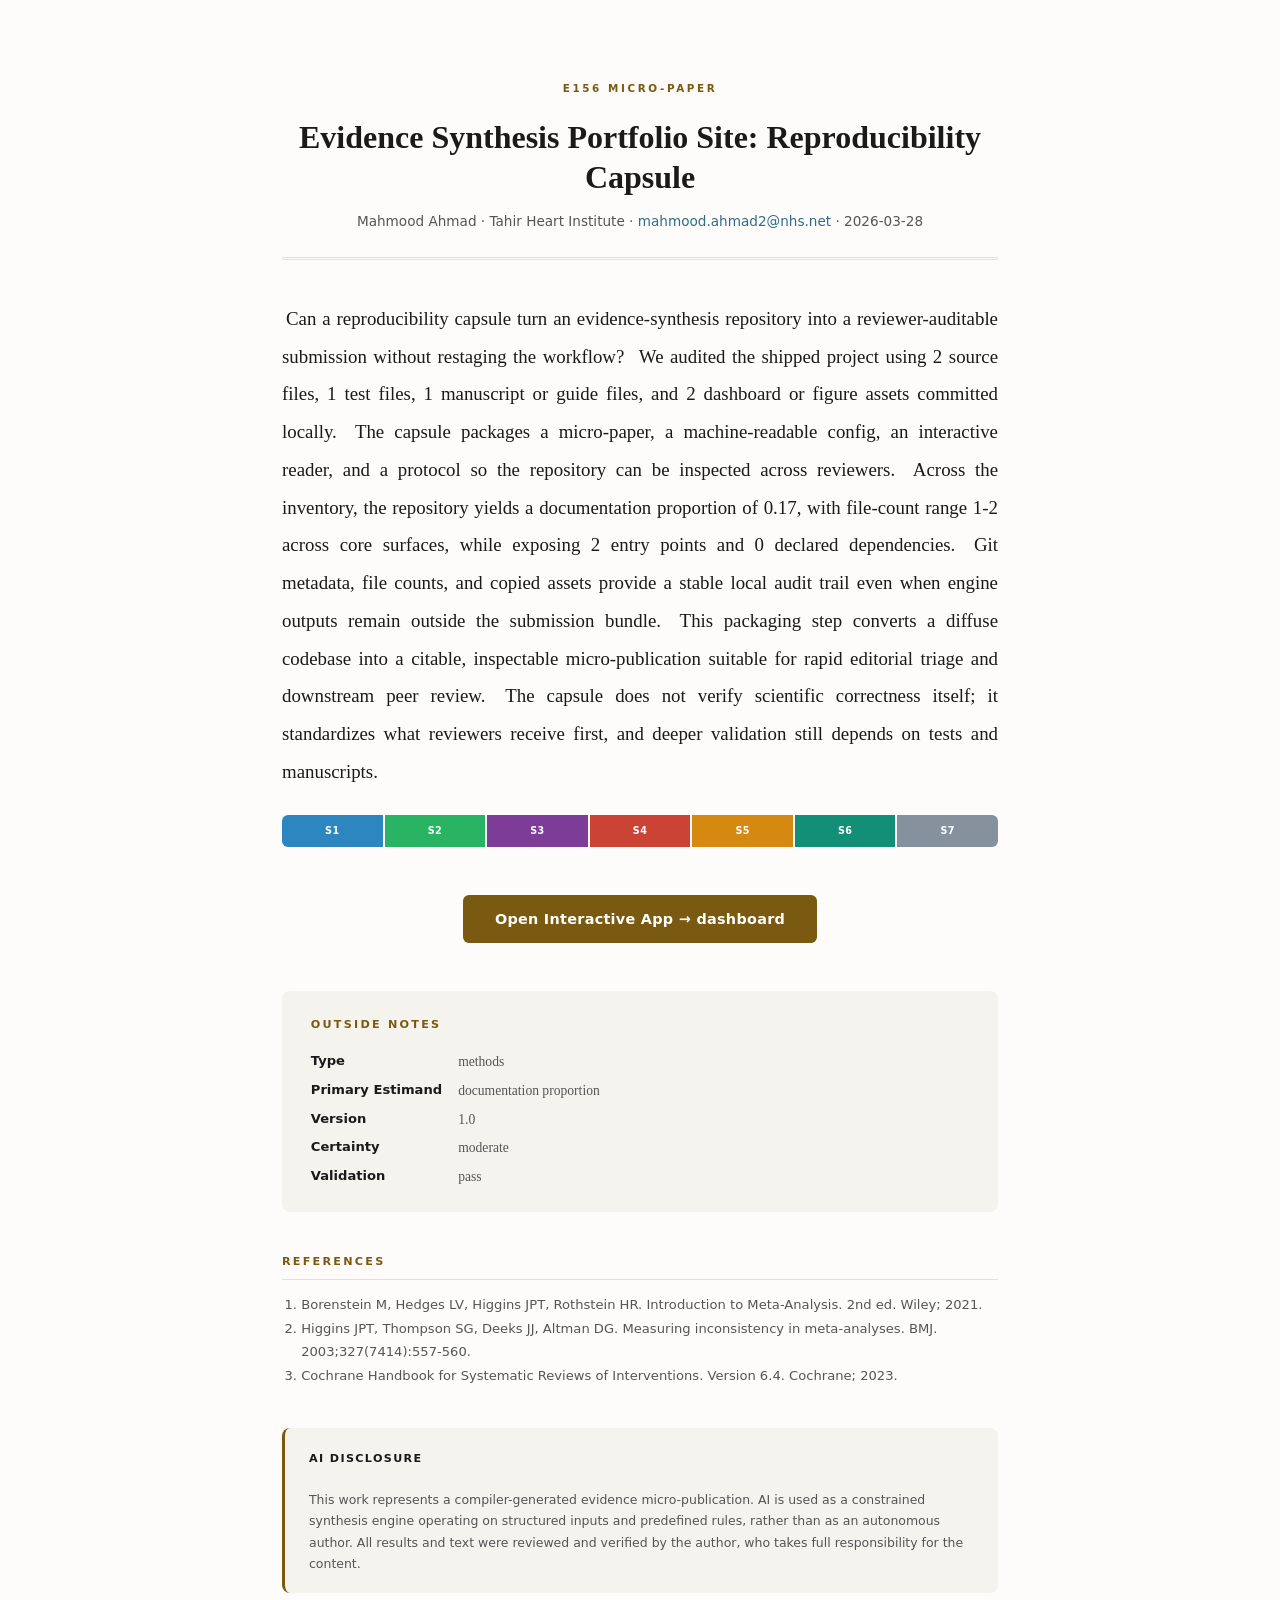
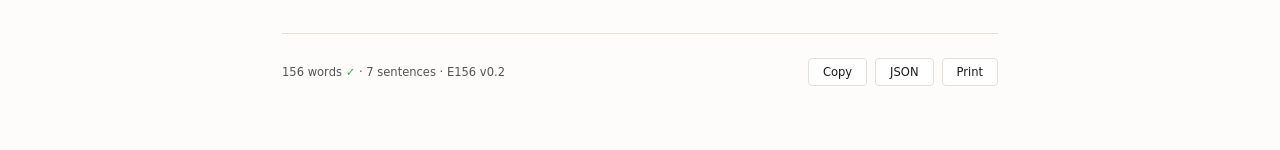
<file: e156-submission/index.html>
<!DOCTYPE html>
<html lang="en">
<head>
<meta charset="UTF-8">
<meta name="viewport" content="width=device-width,initial-scale=1">
<title>Evidence Synthesis Portfolio Site: Reproducibility Capsule — E156</title>
<style>
*,*::before,*::after{box-sizing:border-box;margin:0;padding:0}
:root{
  --bg:#FDFCFA;--text:#1a1a1a;--text2:#555;--accent:#7A5A10;
  --card:#F5F3EE;--border:#E5E0D6;--link:#2E6B8A;
  --s1:#2E86C1;--s2:#28B463;--s3:#7D3C98;--s4:#CB4335;
  --s5:#D68910;--s6:#148F77;--s7:#85929E
}
body{
  font-family:Georgia,'Times New Roman',serif;
  background:var(--bg);color:var(--text);line-height:1.7;
  -webkit-font-smoothing:antialiased;padding:0
}
.page{max-width:780px;margin:0 auto;padding:3rem 2rem 4rem}

/* ── Masthead ──────────────────────────────────── */
.masthead{
  text-align:center;padding:2rem 0 1.5rem;
  border-bottom:3px double var(--border);margin-bottom:2.5rem
}
.masthead-label{
  font-family:system-ui,-apple-system,sans-serif;font-size:.65rem;
  font-weight:700;letter-spacing:.25em;text-transform:uppercase;
  color:var(--accent);margin-bottom:1.2rem
}
.masthead h1{font-size:2rem;font-weight:700;line-height:1.25;margin-bottom:.8rem}
.masthead .byline{
  font-family:system-ui,sans-serif;font-size:.85rem;color:var(--text2)
}
.masthead .byline a{color:var(--link);text-decoration:none}

/* ── Body ──────────────────────────────────────── */
.body-section{margin-bottom:3rem}
.body-text{
  font-size:1.18rem;line-height:2;text-align:justify;hyphens:auto;
  margin-bottom:1.5rem
}
.body-text .s{
  cursor:pointer;transition:background .2s;border-radius:3px;padding:1px 4px;
  position:relative
}
.body-text .s:hover{background:rgba(0,0,0,.06)}
.body-text .s[data-r="1"]:hover{background:rgba(46,134,193,.12)}
.body-text .s[data-r="2"]:hover{background:rgba(40,180,99,.12)}
.body-text .s[data-r="3"]:hover{background:rgba(125,60,152,.12)}
.body-text .s[data-r="4"]:hover{background:rgba(203,67,53,.15)}
.body-text .s[data-r="5"]:hover{background:rgba(214,137,16,.12)}
.body-text .s[data-r="6"]:hover{background:rgba(20,143,119,.12)}
.body-text .s[data-r="7"]:hover{background:rgba(133,146,158,.12)}
.body-text .s::after{
  content:attr(data-label);position:absolute;bottom:calc(100% + 4px);
  left:50%;transform:translateX(-50%);font-family:system-ui,sans-serif;
  font-size:.6rem;font-weight:700;letter-spacing:.06em;text-transform:uppercase;
  color:#fff;padding:3px 8px;border-radius:3px;white-space:nowrap;
  opacity:0;transition:opacity .15s;pointer-events:none;z-index:10
}
.body-text .s:hover::after{opacity:1}
.body-text .s[data-r="1"]::after{background:var(--s1)}
.body-text .s[data-r="2"]::after{background:var(--s2)}
.body-text .s[data-r="3"]::after{background:var(--s3)}
.body-text .s[data-r="4"]::after{background:var(--s4)}
.body-text .s[data-r="5"]::after{background:var(--s5)}
.body-text .s[data-r="6"]::after{background:var(--s6)}
.body-text .s[data-r="7"]::after{background:var(--s7)}

/* ── Sentence map ──────────────────────────────── */
.smap{display:flex;gap:2px;border-radius:6px;overflow:hidden;margin-bottom:2rem}
.smap-seg{
  flex:1;padding:8px 4px;text-align:center;cursor:pointer;
  color:#fff;transition:opacity .15s;font-family:system-ui,sans-serif;
  font-size:.6rem;font-weight:700;letter-spacing:.04em
}
.smap-seg:hover{opacity:.8}

/* ── Figures gallery ───────────────────────────── */
.figures-section{margin-bottom:3rem}
.figures-section h2{
  font-family:system-ui,sans-serif;font-size:.7rem;font-weight:700;
  letter-spacing:.2em;text-transform:uppercase;color:var(--accent);
  margin-bottom:1rem;padding-bottom:.5rem;border-bottom:1px solid var(--border)
}
.fig-grid{display:grid;grid-template-columns:repeat(auto-fit,minmax(280px,1fr));gap:1.2rem}
.fig-card{
  background:#fff;border:1px solid var(--border);border-radius:8px;
  overflow:hidden;transition:box-shadow .2s
}
.fig-card:hover{box-shadow:0 4px 20px rgba(0,0,0,.08)}
.fig-card img{width:100%;height:auto;display:block}
.fig-card .fig-caption{
  padding:.6rem .8rem;font-family:system-ui,sans-serif;font-size:.75rem;
  color:var(--text2);border-top:1px solid var(--border)
}

/* ── App link ──────────────────────────────────── */
.app-link-section{margin-bottom:3rem;text-align:center}
.app-btn{
  display:inline-block;padding:12px 32px;background:var(--accent);color:#fff;
  font-family:system-ui,sans-serif;font-size:.9rem;font-weight:600;
  text-decoration:none;border-radius:6px;transition:background .2s;
  letter-spacing:.02em
}
.app-btn:hover{background:#6d5210}

/* ── Notes ─────────────────────────────────────── */
.notes-section{
  background:var(--card);border-radius:8px;padding:1.5rem 1.8rem;
  margin-bottom:2.5rem
}
.notes-section h2{
  font-family:system-ui,sans-serif;font-size:.7rem;font-weight:700;
  letter-spacing:.2em;text-transform:uppercase;color:var(--accent);
  margin-bottom:1rem
}
.notes-grid{display:grid;grid-template-columns:auto 1fr;gap:.35rem 1rem}
.notes-grid dt{
  font-family:system-ui,sans-serif;font-size:.82rem;font-weight:600;color:var(--text)
}
.notes-grid dd{font-size:.85rem;color:var(--text2)}
.notes-grid dd a{color:var(--link);text-decoration:none;word-break:break-all}

/* ── References ────────────────────────────────── */
.refs-section{margin-bottom:2.5rem}
.refs-section h2{
  font-family:system-ui,sans-serif;font-size:.7rem;font-weight:700;
  letter-spacing:.2em;text-transform:uppercase;color:var(--accent);
  margin-bottom:.8rem;padding-bottom:.5rem;border-bottom:1px solid var(--border)
}
.refs-section ol{
  font-family:system-ui,sans-serif;font-size:.82rem;color:var(--text2);
  padding-left:1.2rem;line-height:1.8
}

/* ── Disclosure ────────────────────────────────── */
.disclosure{
  font-family:system-ui,sans-serif;font-size:.78rem;color:var(--text2);
  line-height:1.7;padding:1.2rem 1.5rem;background:var(--card);
  border-radius:8px;margin-bottom:2.5rem;border-left:3px solid var(--accent)
}
.disclosure strong{color:var(--text);font-size:.7rem;letter-spacing:.12em;text-transform:uppercase}

/* ── Footer ────────────────────────────────────── */
.footer{
  padding-top:1.5rem;border-top:1px solid var(--border);
  display:flex;justify-content:space-between;align-items:center;flex-wrap:wrap;gap:.5rem
}
.footer .meta{font-family:system-ui,sans-serif;font-size:.72rem;color:var(--text2)}
.footer .meta .check{color:#28B463}
.footer .actions{display:flex;gap:.5rem}
.footer .actions button{
  font-family:system-ui,sans-serif;font-size:.72rem;padding:6px 14px;
  border:1px solid var(--border);border-radius:4px;background:#fff;
  color:var(--text);cursor:pointer;transition:background .15s
}
.footer .actions button:hover{background:var(--card)}

/* ── Print ─────────────────────────────────────── */
@media print{
  .smap,.footer .actions,.app-link-section,.skip-link{display:none!important}
  .s::after{display:none!important}
  body{padding:0;background:#fff}
  .page{max-width:100%;padding:1rem}
  .fig-card{break-inside:avoid}
  .fig-card img{max-height:400px;object-fit:contain}
  .refs-section{page-break-before:auto}
}

/* ── Mobile ────────────────────────────────────── */
@media(max-width:640px){
  .page{padding:1.5rem 1rem}
  .masthead h1{font-size:1.5rem}
  .body-text{font-size:1.05rem}
  .fig-grid{grid-template-columns:1fr}
  .smap-seg{font-size:.5rem;padding:6px 2px}
}
@media(max-width:400px){
  .page{padding:1rem .7rem}
  .masthead h1{font-size:1.2rem}
  .body-text{font-size:.95rem}
}

/* ── Skip link ─────────────────────────────────── */
.skip-link{
  position:absolute;top:-50px;left:0;background:#fff;padding:6px 12px;
  font-family:system-ui,sans-serif;font-size:.82rem;z-index:999;
  border:1px solid var(--border);border-radius:4px
}
.skip-link:focus{top:8px;left:8px}

/* ── Reduced motion ────────────────────────────── */
@media(prefers-reduced-motion:reduce){*{transition:none!important}}
</style>
</head>
<body>
<a href="#notes" class="skip-link">Skip to notes</a>
<div class="page">

  <header class="masthead">
    <div class="masthead-label">E156 Micro-Paper</div>
    <h1 id="title"></h1>
    <div class="byline" id="byline"></div>
  </header>

  <section class="body-section">
    <p class="body-text" id="body"></p>
    <div class="smap" id="smap" role="group" aria-label="Sentence roles"></div>
  </section>

  <section class="figures-section" id="figures-section" style="display:none">
    <h2>Figures</h2>
    <div class="fig-grid" id="fig-grid"></div>
  </section>

  <section class="app-link-section" id="app-section" style="display:none">
    <a class="app-btn" id="app-btn" target="_blank">Open Interactive App</a>
  </section>

  <section class="notes-section" id="notes">
    <h2>Outside Notes</h2>
    <dl class="notes-grid" id="notes-grid"></dl>
  </section>

  <section class="refs-section" id="refs-section" style="display:none">
    <h2>References</h2>
    <ol id="refs-list"></ol>
  </section>

  <section class="disclosure" id="disclosure" style="display:none">
    <strong>AI Disclosure</strong><br><br>
    <span id="disclosure-text"></span>
  </section>

  <footer class="footer">
    <div class="meta">
      <span id="wc"></span> words <span class="check" id="wc-check"></span> &middot;
      7 sentences &middot; E156 v0.2
    </div>
    <div class="actions">
      <button onclick="copyBody(event)">Copy</button>
      <button onclick="downloadJSON()">JSON</button>
      <button onclick="window.print()">Print</button>
    </div>
  </footer>

</div>

<script>
const D = {
  "title": "Evidence Synthesis Portfolio Site: Reproducibility Capsule",
  "summary": "Reviewer-facing capsule built from 2 source files, 1 tests, and 2 copied assets.",
  "type": "methods",
  "primary_estimand": "documentation proportion",
  "study_count": null,
  "participant_count": null,
  "version": "1.0",
  "date": "2026-03-28",
  "certainty": "moderate",
  "app": "mahmood726-cyber.github.io E156 Capsule v1.0",
  "data": "Repository inventory with 2 source files, 1 test files, 1 documents, and 2 assets.",
  "code": "https://github.com/mahmood726-cyber/mahmood726-cyber.github.io",
  "doi": "",
  "protocol": "",
  "source_article": "",
  "body": "Can a reproducibility capsule turn an evidence-synthesis repository into a reviewer-auditable submission without restaging the workflow? We audited the shipped project using 2 source files, 1 test files, 1 manuscript or guide files, and 2 dashboard or figure assets committed locally. The capsule packages a micro-paper, a machine-readable config, an interactive reader, and a protocol so the repository can be inspected across reviewers. Across the inventory, the repository yields a documentation proportion of 0.17, with file-count range 1-2 across core surfaces, while exposing 2 entry points and 0 declared dependencies. Git metadata, file counts, and copied assets provide a stable local audit trail even when engine outputs remain outside the submission bundle. This packaging step converts a diffuse codebase into a citable, inspectable micro-publication suitable for rapid editorial triage and downstream peer review. The capsule does not verify scientific correctness itself; it standardizes what reviewers receive first, and deeper validation still depends on tests and manuscripts.",
  "validation": {
    "status": "pass",
    "checks": [
      {
        "name": "single paragraph",
        "ok": true,
        "detail": "Body must not contain blank-line paragraph breaks."
      },
      {
        "name": "sentence count",
        "ok": true,
        "detail": "Found 7 sentences."
      },
      {
        "name": "word count",
        "ok": true,
        "detail": "Found 156 words."
      },
      {
        "name": "no headings",
        "ok": true,
        "detail": "No markdown headings allowed in body."
      },
      {
        "name": "no links",
        "ok": true,
        "detail": "No links or DOI links allowed in body."
      },
      {
        "name": "result sentence has interval",
        "ok": true,
        "detail": "Sentence 4 should include a quantitative result such as a percentage, count, or interval."
      },
      {
        "name": "result sentence has estimand",
        "ok": true,
        "detail": "Sentence 4 should name an effect measure or test metric."
      },
      {
        "name": "boundary sentence present",
        "ok": true,
        "detail": "Sentence 7 should express a limitation, harm, or scope boundary."
      }
    ]
  },
  "sentences": [
    {
      "role": "Question",
      "text": "Can a reproducibility capsule turn an evidence-synthesis repository into a reviewer-auditable submission without restaging the workflow?"
    },
    {
      "role": "Dataset",
      "text": "We audited the shipped project using 2 source files, 1 test files, 1 manuscript or guide files, and 2 dashboard or figure assets committed locally."
    },
    {
      "role": "Method",
      "text": "The capsule packages a micro-paper, a machine-readable config, an interactive reader, and a protocol so the repository can be inspected across reviewers."
    },
    {
      "role": "Primary result",
      "text": "Across the inventory, the repository yields a documentation proportion of 0.17, with file-count range 1-2 across core surfaces, while exposing 2 entry points and 0 declared dependencies."
    },
    {
      "role": "Robustness",
      "text": "Git metadata, file counts, and copied assets provide a stable local audit trail even when engine outputs remain outside the submission bundle."
    },
    {
      "role": "Interpretation",
      "text": "This packaging step converts a diffuse codebase into a citable, inspectable micro-publication suitable for rapid editorial triage and downstream peer review."
    },
    {
      "role": "Boundary",
      "text": "The capsule does not verify scientific correctness itself; it standardizes what reviewers receive first, and deeper validation still depends on tests and manuscripts."
    }
  ],
  "primary_plot": {},
  "studies": [],
  "search_strategy": {},
  "prisma": {},
  "included_papers": [],
  "analysis_modules": [],
  "author": "Mahmood Ahmad",
  "affiliation": "Tahir Heart Institute",
  "email": "mahmood.ahmad2@nhs.net",
  "slug": "mahmood726-cyber-github-io",
  "references": [
    "Borenstein M, Hedges LV, Higgins JPT, Rothstein HR. Introduction to Meta-Analysis. 2nd ed. Wiley; 2021.",
    "Higgins JPT, Thompson SG, Deeks JJ, Altman DG. Measuring inconsistency in meta-analyses. BMJ. 2003;327(7414):557-560.",
    "Cochrane Handbook for Systematic Reviews of Interventions. Version 6.4. Cochrane; 2023."
  ],
  "_assets": [
    "dashboard.html",
    "index.html"
  ],
  "_disclosure": "This work represents a compiler-generated evidence micro-publication. AI is used as a constrained synthesis engine operating on structured inputs and predefined rules, rather than as an autonomous author. All results and text were reviewed and verified by the author, who takes full responsibility for the content."
};

const ROLES = [
  {key:"question",      label:"S1 Question",      color:"#2E86C1"},
  {key:"dataset",        label:"S2 Dataset",        color:"#28B463"},
  {key:"method",         label:"S3 Method",         color:"#7D3C98"},
  {key:"result",         label:"S4 Primary Result", color:"#CB4335"},
  {key:"robustness",     label:"S5 Robustness",     color:"#D68910"},
  {key:"interpretation", label:"S6 Interpretation", color:"#148F77"},
  {key:"boundary",       label:"S7 Boundary",       color:"#85929E"}
];

function esc(s){const d=document.createElement("div");d.textContent=String(s??"");return d.innerHTML}

// ── Title + byline ──
document.getElementById("title").textContent = D.title || "Untitled";
document.title = (D.title||"E156") + " \u2014 E156 Interactive Paper";

const parts = [];
if(D.author) parts.push(esc(D.author));
if(D.affiliation) parts.push(esc(D.affiliation));
if(D.email) parts.push('<a href="mailto:'+esc(D.email)+'">'+esc(D.email)+'</a>');
if(D.date) parts.push(esc(D.date));
document.getElementById("byline").innerHTML = parts.join(" &middot; ");

// ── Body with sentence highlighting ──
const body = D.body || "";
const sents = D.sentences || [];
const bodyEl = document.getElementById("body");

if(sents.length === 7){
  bodyEl.innerHTML = sents.map((s,i) => {
    const txt = typeof s === "string" ? s : (s.text || "");
    return '<span class="s" tabindex="0" role="note" aria-label="'+ROLES[i].label+'" data-r="'+(i+1)+'" data-label="'+ROLES[i].label+'">'+esc(txt)+'</span>';
  }).join(" ");
} else {
  bodyEl.textContent = body;
}

// ── Sentence map ──
const smap = document.getElementById("smap");
ROLES.forEach((r,i) => {
  const seg = document.createElement("div");
  seg.className = "smap-seg";
  seg.style.background = r.color;
  seg.textContent = r.label.split(" ")[0];
  seg.title = r.label;
  seg.setAttribute("tabindex","0");
  seg.setAttribute("role","button");
  seg.setAttribute("aria-label",r.label);
  const activate = () => {
    const s = bodyEl.querySelector('.s[data-r="'+(i+1)+'"]');
    if(s){s.scrollIntoView({behavior:"smooth",block:"center"});
      bodyEl.querySelectorAll(".s").forEach(x=>x.style.background="");
      const colors = ["","rgba(46,134,193,.15)","rgba(40,180,99,.15)","rgba(125,60,152,.15)",
        "rgba(203,67,53,.18)","rgba(214,137,16,.15)","rgba(20,143,119,.15)","rgba(133,146,158,.15)"];
      s.style.background = colors[i+1] || "";
    }
  };
  seg.addEventListener("click", activate);
  seg.addEventListener("keydown", e=>{if(e.key==="Enter"||e.key===" "){e.preventDefault();activate();}});
  smap.appendChild(seg);
});

// ── Figures from assets ──
const assets = D._assets || [];
const imgAssets = assets.filter(a => /\.(png|jpg|jpeg|svg|gif|webp)$/i.test(a));
if(imgAssets.length > 0){
  document.getElementById("figures-section").style.display = "";
  const grid = document.getElementById("fig-grid");
  imgAssets.forEach(a => {
    const card = document.createElement("div");
    card.className = "fig-card";
    const img = document.createElement("img");
    img.src = "assets/" + a;
    img.alt = a.replace(/[-_]/g," ").replace(/\.\w+$/,"");
    img.loading = "lazy";
    card.appendChild(img);
    const cap = document.createElement("div");
    cap.className = "fig-caption";
    cap.textContent = a.replace(/[-_]/g," ").replace(/\.\w+$/,"");
    card.appendChild(cap);
    grid.appendChild(card);
  });
}

// ── App link ──
const htmlAssets = assets.filter(a => /\.html$/i.test(a) && a !== "index.html");
if(htmlAssets.length > 0){
  document.getElementById("app-section").style.display = "";
  const btn = document.getElementById("app-btn");
  btn.href = "assets/" + htmlAssets[0];
  btn.rel = "noopener noreferrer";
  btn.textContent = "Open Interactive App \u2192 " + htmlAssets[0].replace(/[-_]/g," ").replace(/\.html$/,"");
}

// ── Notes ──
const notes = D.notes || {};
const noteFields = [
  ["Type", D.type], ["Primary Estimand", D.primary_estimand],
  ["App", notes.app], ["Data", notes.data], ["Code", notes.code],
  ["DOI", notes.doi], ["Version", notes.version || D.version],
  ["Certainty", notes.certainty || D.certainty],
  ["Validation", notes.validation || (D.validation||{}).status]
];
const ng = document.getElementById("notes-grid");
noteFields.forEach(([label, val]) => {
  if(!val) return;
  const dt = document.createElement("dt");
  dt.textContent = label;
  ng.appendChild(dt);
  const dd = document.createElement("dd");
  if(/^https?:/.test(val)){
    const a = document.createElement("a");
    a.href = val; a.textContent = val; a.target = "_blank"; a.rel = "noopener";
    dd.appendChild(a);
  } else {
    dd.textContent = val;
  }
  ng.appendChild(dd);
});

// ── References ──
const refs = D.references || [];
if(refs.length > 0){
  document.getElementById("refs-section").style.display = "";
  const ol = document.getElementById("refs-list");
  refs.forEach(r => {
    const li = document.createElement("li");
    li.textContent = r;
    ol.appendChild(li);
  });
}

// ── Disclosure ──
const disc = D._disclosure || "";
if(disc){
  document.getElementById("disclosure").style.display = "";
  document.getElementById("disclosure-text").textContent = disc;
}

// ── Footer ──
const wc = body.split(/\s+/).filter(Boolean).length;
document.getElementById("wc").textContent = wc;
document.getElementById("wc-check").textContent = wc === 156 ? "\u2713" : "\u2717 ("+wc+")";

// ── Actions ──
function copyBody(e){
  navigator.clipboard.writeText(body).then(()=>{
    const b=e&&e.target?e.target:document.querySelector(".actions button");
    b.textContent="Copied!";setTimeout(()=>b.textContent="Copy",1500);
  });
}
function downloadJSON(){
  const b=new Blob([JSON.stringify(D,null,2)],{type:"application/json"});
  const u=URL.createObjectURL(b);
  const a=document.createElement("a");
  a.href=u;a.download=(D.slug||"e156")+".json";
  document.body.appendChild(a);a.click();
  document.body.removeChild(a);URL.revokeObjectURL(u);
}
</script>
</body>
</html>
</file>
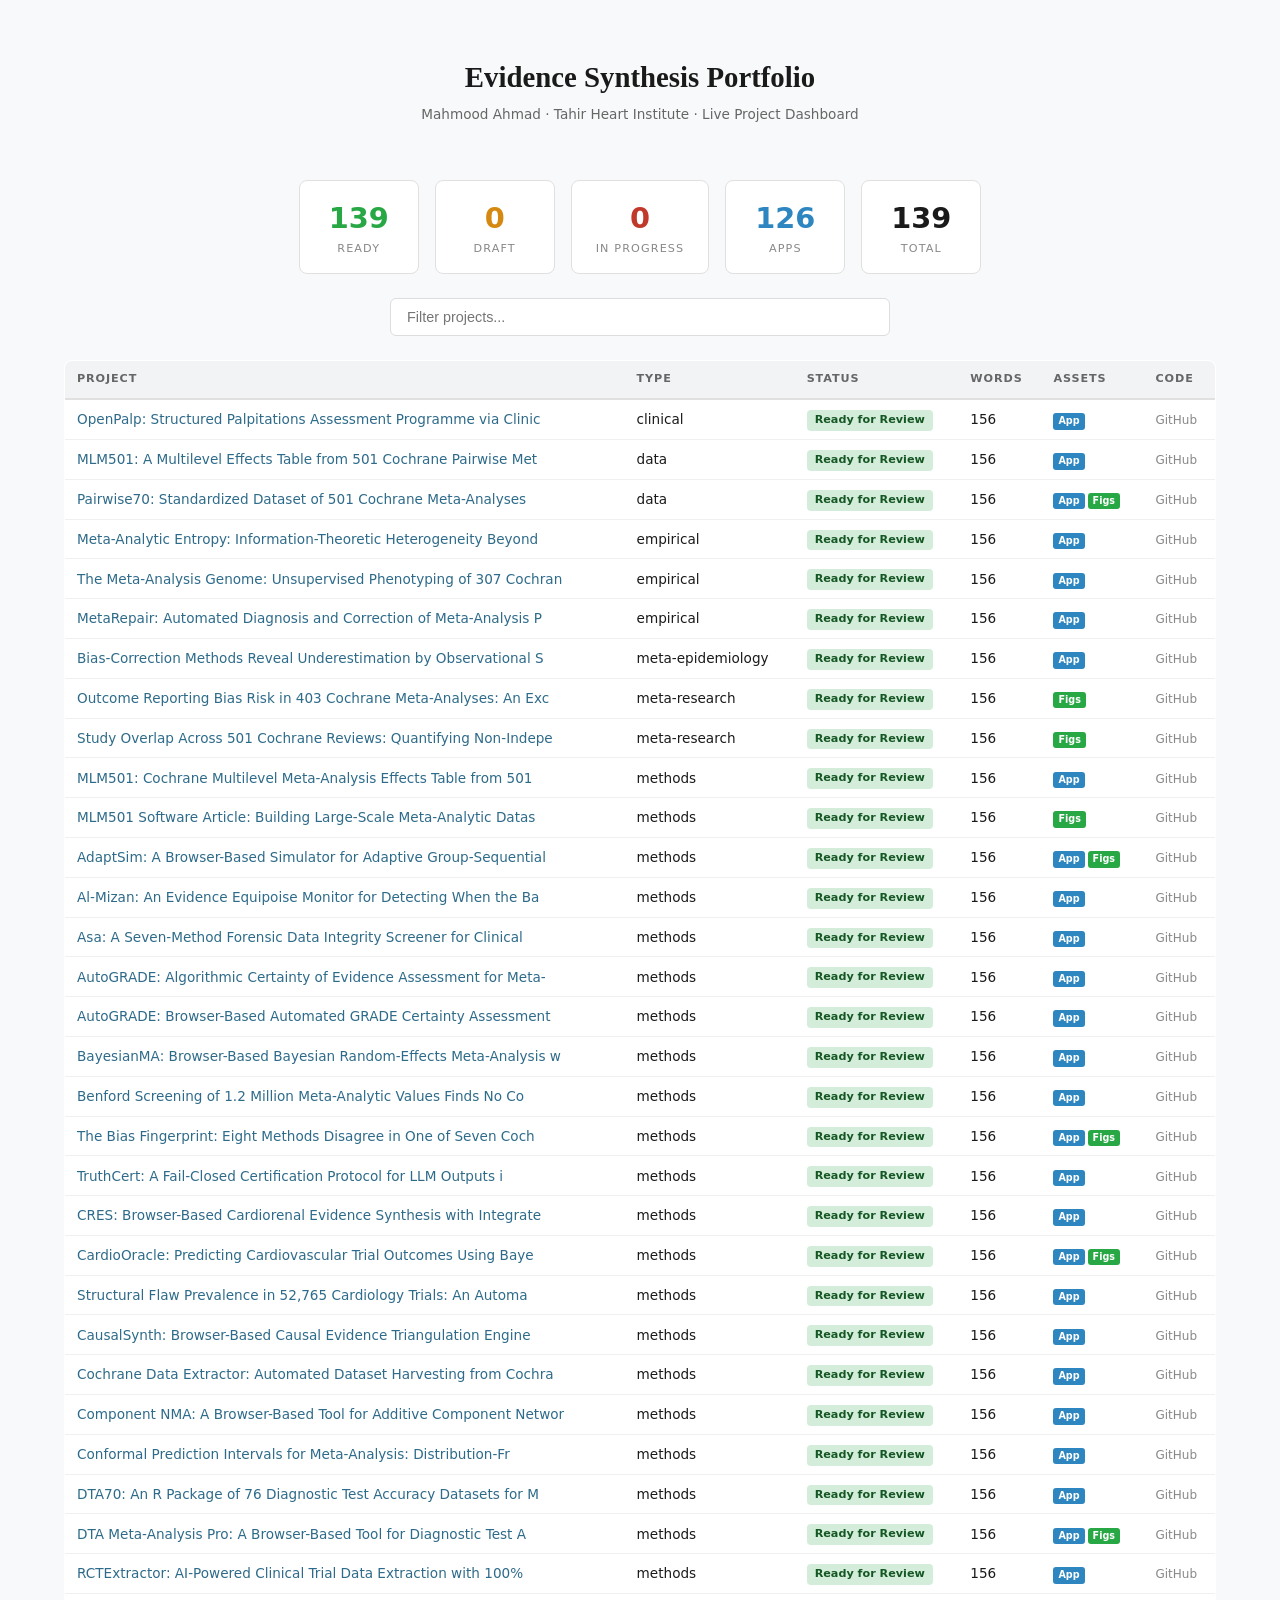
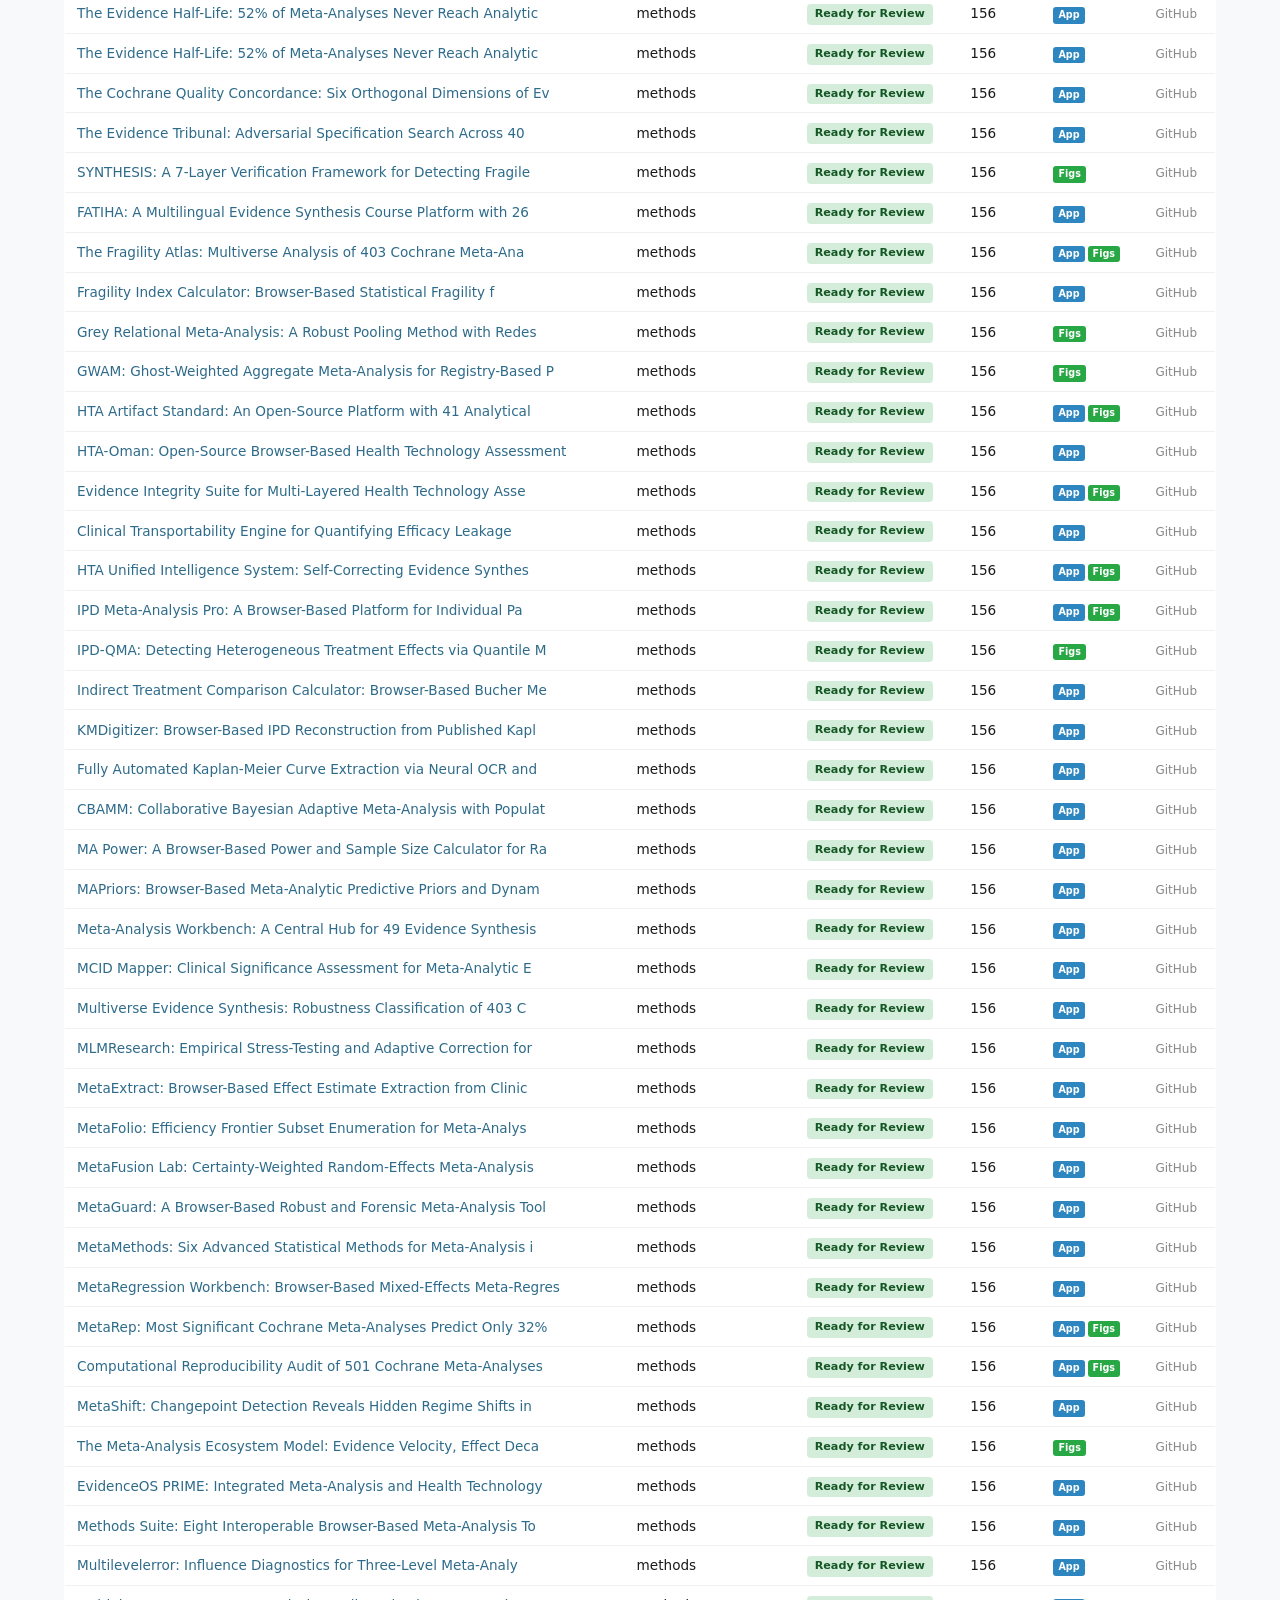
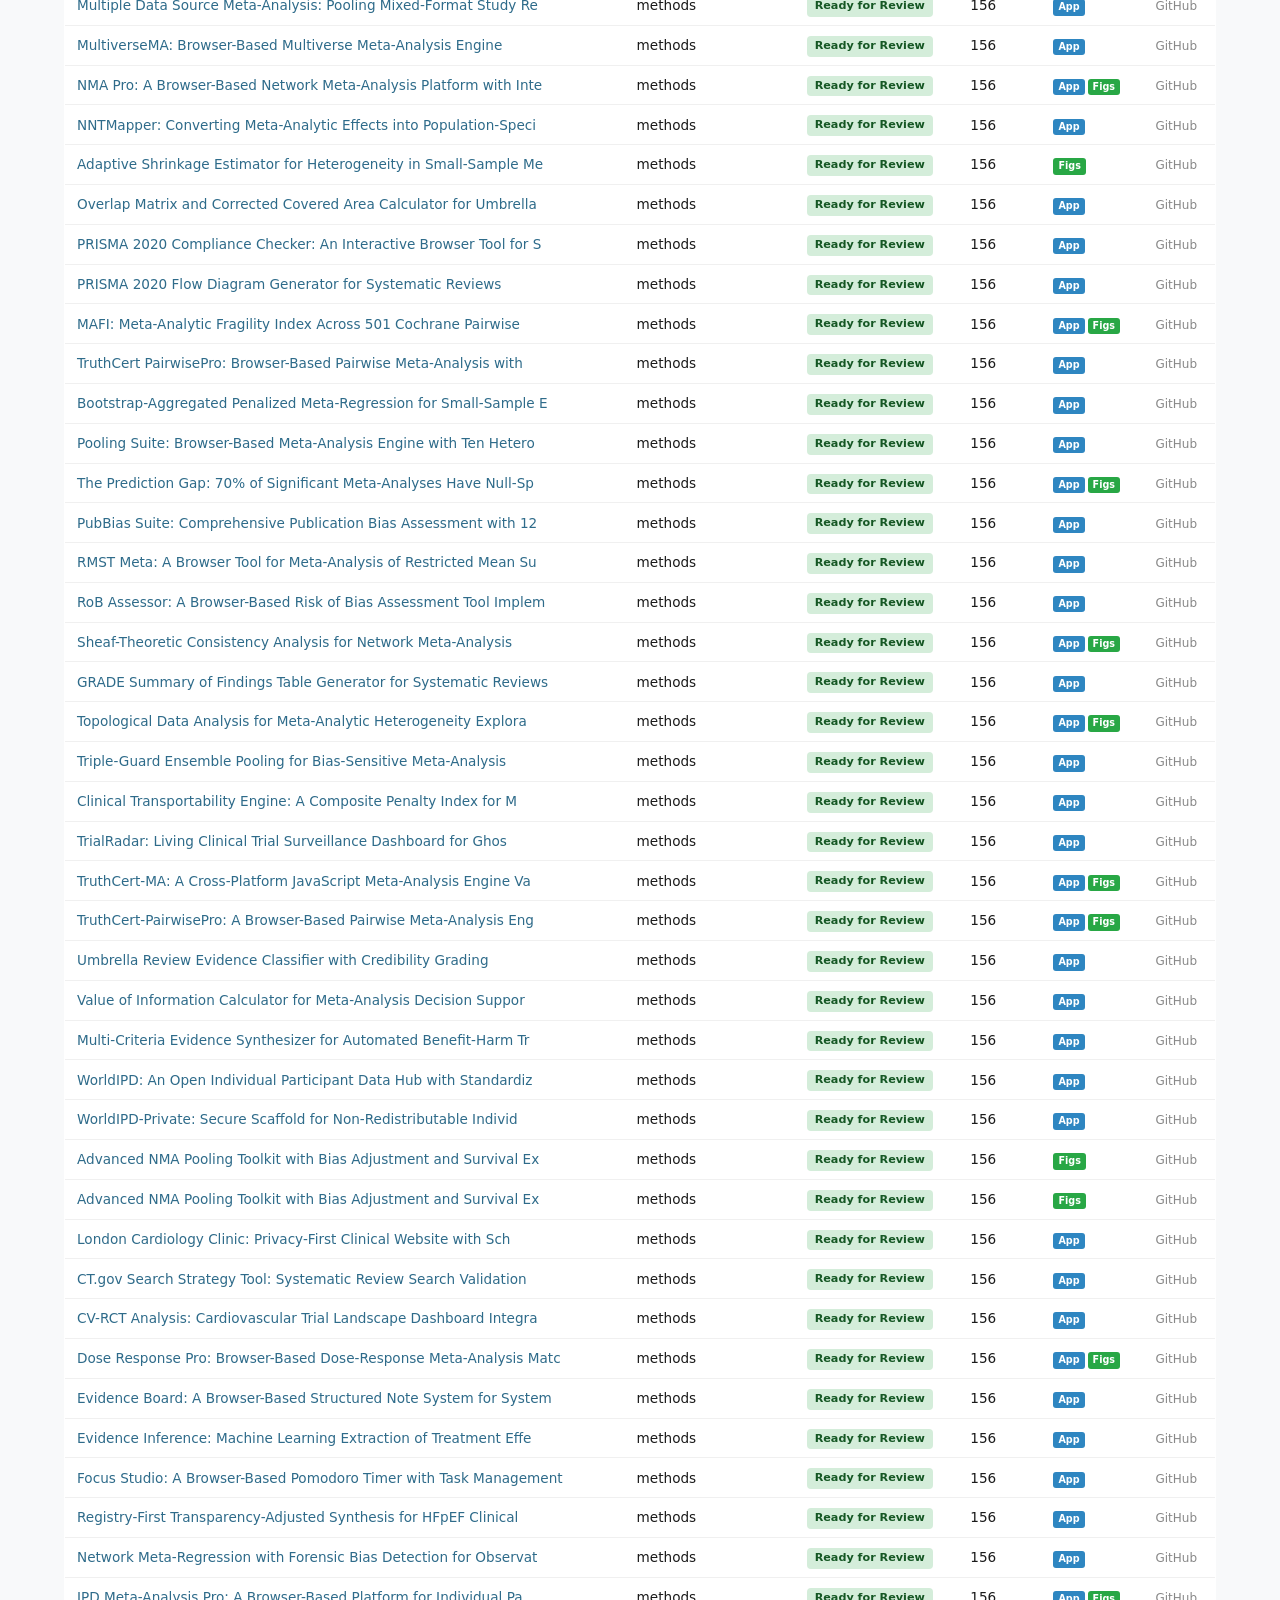
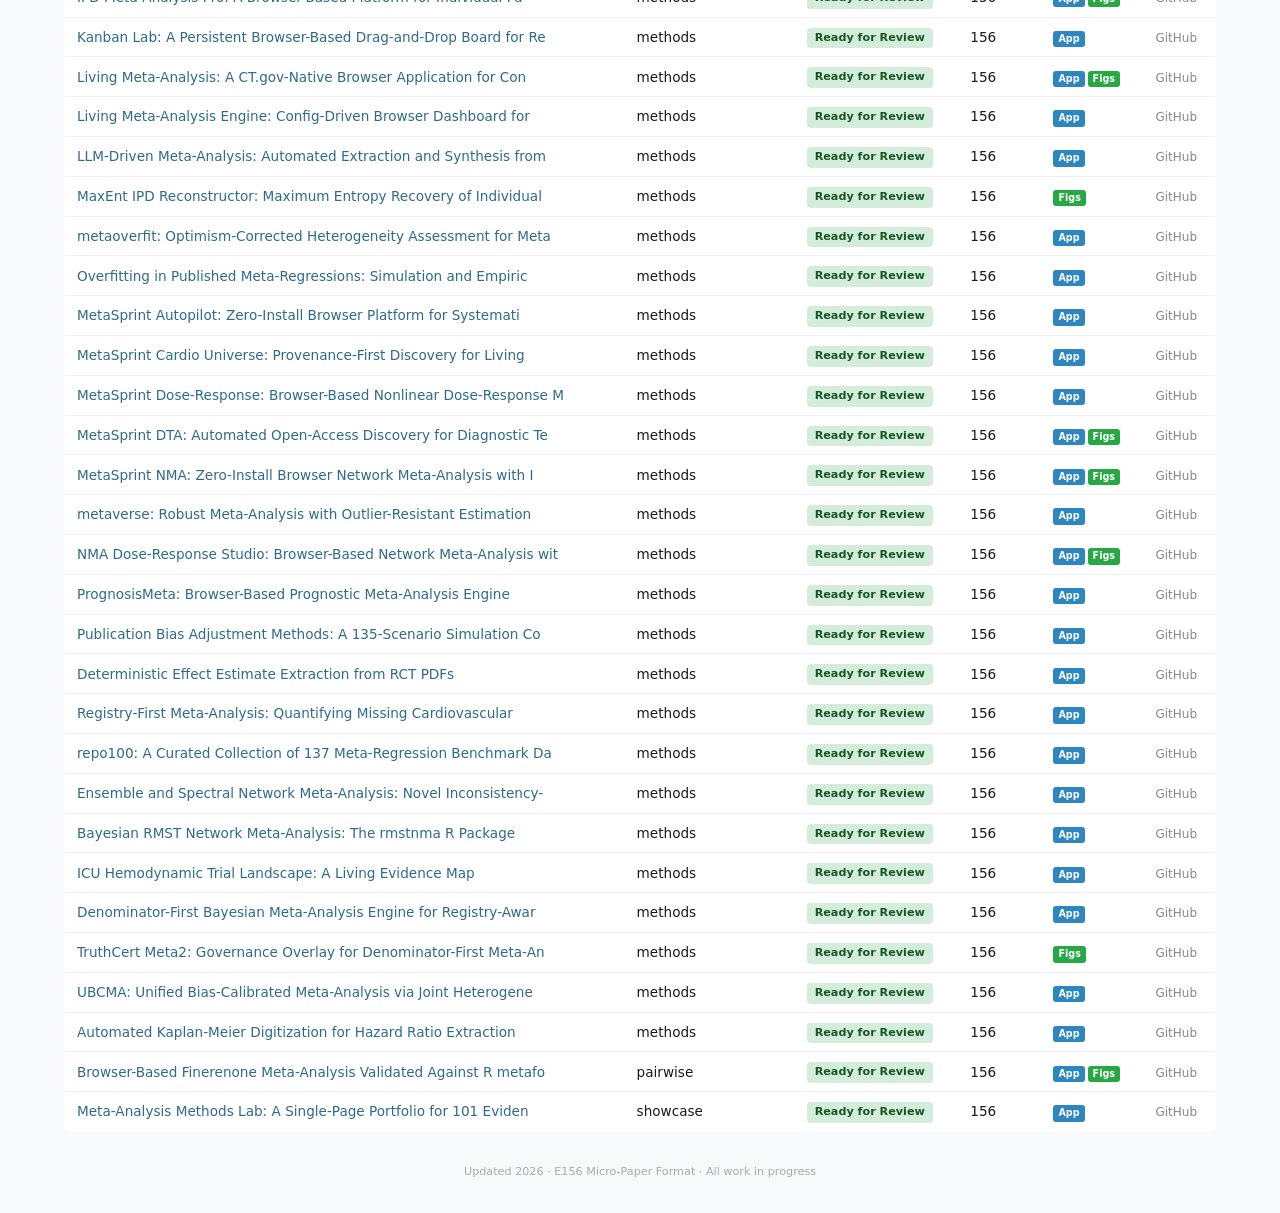
<file: e156-submission/assets/dashboard.html>
<!DOCTYPE html>
<html lang="en">
<head>
<meta charset="UTF-8">
<meta name="viewport" content="width=device-width,initial-scale=1">
<title>Evidence Synthesis — Live Dashboard</title>
<style>
*{box-sizing:border-box;margin:0;padding:0}
body{font-family:system-ui,-apple-system,sans-serif;background:#f8f9fa;color:#1a1a1a;line-height:1.5}
.page{max-width:1200px;margin:0 auto;padding:2rem 1.5rem}
.hero{text-align:center;padding:1.5rem 0 2rem;margin-bottom:1.5rem}
.hero h1{font-family:Georgia,serif;font-size:1.8rem;margin-bottom:.3rem}
.hero .sub{font-size:.85rem;color:#666}
.stats{display:flex;gap:1rem;justify-content:center;margin:1.5rem 0;flex-wrap:wrap}
.stat-card{background:#fff;border:1px solid #e0e0e0;border-radius:8px;padding:1rem 1.5rem;text-align:center;min-width:120px}
.stat-num{font-size:1.8rem;font-weight:700}
.stat-num.green{color:#28a745}
.stat-num.amber{color:#d68910}
.stat-num.blue{color:#2E86C1}
.stat-label{font-size:.7rem;color:#888;text-transform:uppercase;letter-spacing:.1em}
.search{width:100%;max-width:500px;margin:0 auto 1.5rem;display:block;padding:10px 16px;border:1px solid #ddd;border-radius:6px;font-size:.9rem}
.search:focus{outline:2px solid #2E86C1;border-color:transparent}
table{width:100%;border-collapse:collapse;background:#fff;border:1px solid #e0e0e0;border-radius:8px;overflow:hidden}
th{background:#f1f3f5;padding:10px 12px;text-align:left;font-size:.7rem;text-transform:uppercase;letter-spacing:.08em;color:#666;border-bottom:2px solid #e0e0e0}
td{padding:8px 12px;border-bottom:1px solid #f0f0f0;font-size:.85rem}
td a{color:#2E6B8A;text-decoration:none}
td a:hover{text-decoration:underline}
tr:hover{background:#f8f9ff}
.status{display:inline-block;padding:2px 8px;border-radius:4px;font-size:.7rem;font-weight:600}
.status.ready{background:#d4edda;color:#155724}
.status.draft{background:#fff3cd;color:#856404}
.status.wip{background:#f8d7da;color:#721c24}
.badge{display:inline-block;padding:1px 5px;border-radius:3px;font-size:.6rem;font-weight:700;margin-right:3px}
.badge.app{background:#2E86C1;color:#fff}
.badge.fig{background:#28a745;color:#fff}
.gh-link{font-size:.75rem;color:#888}
.footer{text-align:center;margin-top:2rem;font-size:.7rem;color:#aaa}
@media(max-width:768px){td:nth-child(4),th:nth-child(4),td:nth-child(5),th:nth-child(5){display:none}.page{padding:1rem}}
</style>
</head>
<body>
<div class="page">
  <header class="hero">
    <h1>Evidence Synthesis Portfolio</h1>
    <div class="sub">Mahmood Ahmad &middot; Tahir Heart Institute &middot; Live Project Dashboard</div>
  </header>

  <div class="stats">
    <div class="stat-card"><div class="stat-num green">139</div><div class="stat-label">Ready</div></div>
    <div class="stat-card"><div class="stat-num amber">0</div><div class="stat-label">Draft</div></div>
    <div class="stat-card"><div class="stat-num" style="color:#c0392b">0</div><div class="stat-label">In Progress</div></div>
    <div class="stat-card"><div class="stat-num blue">126</div><div class="stat-label">Apps</div></div>
    <div class="stat-card"><div class="stat-num">139</div><div class="stat-label">Total</div></div>
  </div>

  <input type="search" class="search" placeholder="Filter projects..." id="filter" aria-label="Filter projects">

  <table id="table">
    <thead>
      <tr><th>Project</th><th>Type</th><th>Status</th><th>Words</th><th>Assets</th><th>Code</th></tr>
    </thead>
    <tbody>
      <tr class="ready">
  <td><a href="https://mahmood726-cyber.github.io/private-website/e156-submission/">OpenPalp: Structured Palpitations Assessment Programme via Clinic</a></td>
  <td>clinical</td>
  <td><span class="status ready">Ready for Review</span></td>
  <td>156</td>
  <td><span class="badge app">App</span></td>
  <td><a href="https://github.com/mahmood726-cyber/private-website" class="gh-link">GitHub</a></td>
</tr>
<tr class="ready">
  <td><a href="https://mahmood726-cyber.github.io/mlm501/e156-submission/">MLM501: A Multilevel Effects Table from 501 Cochrane Pairwise Met</a></td>
  <td>data</td>
  <td><span class="status ready">Ready for Review</span></td>
  <td>156</td>
  <td><span class="badge app">App</span></td>
  <td><a href="https://github.com/mahmood726-cyber/mlm501" class="gh-link">GitHub</a></td>
</tr>
<tr class="ready">
  <td><a href="https://mahmood726-cyber.github.io/pairwise70/e156-submission/">Pairwise70: Standardized Dataset of 501 Cochrane Meta-Analyses</a></td>
  <td>data</td>
  <td><span class="status ready">Ready for Review</span></td>
  <td>156</td>
  <td><span class="badge app">App</span><span class="badge fig">Figs</span></td>
  <td><a href="https://github.com/mahmood726-cyber/pairwise70" class="gh-link">GitHub</a></td>
</tr>
<tr class="ready">
  <td><a href="https://mahmood726-cyber.github.io/metaentropy/e156-submission/">Meta-Analytic Entropy: Information-Theoretic Heterogeneity Beyond</a></td>
  <td>empirical</td>
  <td><span class="status ready">Ready for Review</span></td>
  <td>156</td>
  <td><span class="badge app">App</span></td>
  <td><a href="https://github.com/mahmood726-cyber/metaentropy" class="gh-link">GitHub</a></td>
</tr>
<tr class="ready">
  <td><a href="https://mahmood726-cyber.github.io/metagenome/e156-submission/">The Meta-Analysis Genome: Unsupervised Phenotyping of 307 Cochran</a></td>
  <td>empirical</td>
  <td><span class="status ready">Ready for Review</span></td>
  <td>156</td>
  <td><span class="badge app">App</span></td>
  <td><a href="https://github.com/mahmood726-cyber/metagenome" class="gh-link">GitHub</a></td>
</tr>
<tr class="ready">
  <td><a href="https://mahmood726-cyber.github.io/metarepair/e156-submission/">MetaRepair: Automated Diagnosis and Correction of Meta-Analysis P</a></td>
  <td>empirical</td>
  <td><span class="status ready">Ready for Review</span></td>
  <td>156</td>
  <td><span class="badge app">App</span></td>
  <td><a href="https://github.com/mahmood726-cyber/metarepair" class="gh-link">GitHub</a></td>
</tr>
<tr class="ready">
  <td><a href="https://mahmood726-cyber.github.io/meta-epidemiology-bias-correction/e156-submission/">Bias-Correction Methods Reveal Underestimation by Observational S</a></td>
  <td>meta-epidemiology</td>
  <td><span class="status ready">Ready for Review</span></td>
  <td>156</td>
  <td><span class="badge app">App</span></td>
  <td><a href="https://github.com/mahmood726-cyber/meta-epidemiology-bias-correction" class="gh-link">GitHub</a></td>
</tr>
<tr class="ready">
  <td><a href="https://mahmood726-cyber.github.io/outcomereportingbias/e156-submission/">Outcome Reporting Bias Risk in 403 Cochrane Meta-Analyses: An Exc</a></td>
  <td>meta-research</td>
  <td><span class="status ready">Ready for Review</span></td>
  <td>156</td>
  <td><span class="badge fig">Figs</span></td>
  <td><a href="https://github.com/mahmood726-cyber/outcomereportingbias" class="gh-link">GitHub</a></td>
</tr>
<tr class="ready">
  <td><a href="https://mahmood726-cyber.github.io/overlapdetector/e156-submission/">Study Overlap Across 501 Cochrane Reviews: Quantifying Non-Indepe</a></td>
  <td>meta-research</td>
  <td><span class="status ready">Ready for Review</span></td>
  <td>156</td>
  <td><span class="badge fig">Figs</span></td>
  <td><a href="https://github.com/mahmood726-cyber/overlapdetector" class="gh-link">GitHub</a></td>
</tr>
<tr class="ready">
  <td><a href="https://mahmood726-cyber.github.io/501mlm/e156-submission/">MLM501: Cochrane Multilevel Meta-Analysis Effects Table from 501 </a></td>
  <td>methods</td>
  <td><span class="status ready">Ready for Review</span></td>
  <td>156</td>
  <td><span class="badge app">App</span></td>
  <td><a href="https://github.com/mahmood726-cyber/501mlm" class="gh-link">GitHub</a></td>
</tr>
<tr class="ready">
  <td><a href="https://mahmood726-cyber.github.io/501mlm-submission/e156-submission/">MLM501 Software Article: Building Large-Scale Meta-Analytic Datas</a></td>
  <td>methods</td>
  <td><span class="status ready">Ready for Review</span></td>
  <td>156</td>
  <td><span class="badge fig">Figs</span></td>
  <td><a href="https://github.com/mahmood726-cyber/501mlm-submission" class="gh-link">GitHub</a></td>
</tr>
<tr class="ready">
  <td><a href="https://mahmood726-cyber.github.io/adaptsim/e156-submission/">AdaptSim: A Browser-Based Simulator for Adaptive Group-Sequential</a></td>
  <td>methods</td>
  <td><span class="status ready">Ready for Review</span></td>
  <td>156</td>
  <td><span class="badge app">App</span><span class="badge fig">Figs</span></td>
  <td><a href="https://github.com/mahmood726-cyber/adaptsim" class="gh-link">GitHub</a></td>
</tr>
<tr class="ready">
  <td><a href="https://mahmood726-cyber.github.io/almizan/e156-submission/">Al-Mizan: An Evidence Equipoise Monitor for Detecting When the Ba</a></td>
  <td>methods</td>
  <td><span class="status ready">Ready for Review</span></td>
  <td>156</td>
  <td><span class="badge app">App</span></td>
  <td><a href="https://github.com/mahmood726-cyber/almizan" class="gh-link">GitHub</a></td>
</tr>
<tr class="ready">
  <td><a href="https://mahmood726-cyber.github.io/asa/e156-submission/">Asa: A Seven-Method Forensic Data Integrity Screener for Clinical</a></td>
  <td>methods</td>
  <td><span class="status ready">Ready for Review</span></td>
  <td>156</td>
  <td><span class="badge app">App</span></td>
  <td><a href="https://github.com/mahmood726-cyber/asa" class="gh-link">GitHub</a></td>
</tr>
<tr class="ready">
  <td><a href="https://mahmood726-cyber.github.io/autograde/e156-submission/">AutoGRADE: Algorithmic Certainty of Evidence Assessment for Meta-</a></td>
  <td>methods</td>
  <td><span class="status ready">Ready for Review</span></td>
  <td>156</td>
  <td><span class="badge app">App</span></td>
  <td><a href="https://github.com/mahmood726-cyber/autograde" class="gh-link">GitHub</a></td>
</tr>
<tr class="ready">
  <td><a href="https://mahmood726-cyber.github.io/autograde/e156-submission/">AutoGRADE: Browser-Based Automated GRADE Certainty Assessment</a></td>
  <td>methods</td>
  <td><span class="status ready">Ready for Review</span></td>
  <td>156</td>
  <td><span class="badge app">App</span></td>
  <td><a href="https://github.com/mahmood726-cyber/autograde" class="gh-link">GitHub</a></td>
</tr>
<tr class="ready">
  <td><a href="https://mahmood726-cyber.github.io/bayesianma/e156-submission/">BayesianMA: Browser-Based Bayesian Random-Effects Meta-Analysis w</a></td>
  <td>methods</td>
  <td><span class="status ready">Ready for Review</span></td>
  <td>156</td>
  <td><span class="badge app">App</span></td>
  <td><a href="https://github.com/mahmood726-cyber/bayesianma" class="gh-link">GitHub</a></td>
</tr>
<tr class="ready">
  <td><a href="https://mahmood726-cyber.github.io/benfordma/e156-submission/">Benford Screening of 1.2 Million Meta-Analytic Values Finds No Co</a></td>
  <td>methods</td>
  <td><span class="status ready">Ready for Review</span></td>
  <td>156</td>
  <td><span class="badge app">App</span></td>
  <td><a href="https://github.com/mahmood726-cyber/benfordma" class="gh-link">GitHub</a></td>
</tr>
<tr class="ready">
  <td><a href="https://mahmood726-cyber.github.io/biasforensics/e156-submission/">The Bias Fingerprint: Eight Methods Disagree in One of Seven Coch</a></td>
  <td>methods</td>
  <td><span class="status ready">Ready for Review</span></td>
  <td>156</td>
  <td><span class="badge app">App</span><span class="badge fig">Figs</span></td>
  <td><a href="https://github.com/mahmood726-cyber/biasforensics" class="gh-link">GitHub</a></td>
</tr>
<tr class="ready">
  <td><a href="https://mahmood726-cyber.github.io/burhan/e156-submission/">TruthCert: A Fail-Closed Certification Protocol for LLM Outputs i</a></td>
  <td>methods</td>
  <td><span class="status ready">Ready for Review</span></td>
  <td>156</td>
  <td><span class="badge app">App</span></td>
  <td><a href="https://github.com/mahmood726-cyber/burhan" class="gh-link">GitHub</a></td>
</tr>
<tr class="ready">
  <td><a href="https://mahmood726-cyber.github.io/cres/e156-submission/">CRES: Browser-Based Cardiorenal Evidence Synthesis with Integrate</a></td>
  <td>methods</td>
  <td><span class="status ready">Ready for Review</span></td>
  <td>156</td>
  <td><span class="badge app">App</span></td>
  <td><a href="https://github.com/mahmood726-cyber/cres" class="gh-link">GitHub</a></td>
</tr>
<tr class="ready">
  <td><a href="https://mahmood726-cyber.github.io/cardiooracle/e156-submission/">CardioOracle: Predicting Cardiovascular Trial Outcomes Using Baye</a></td>
  <td>methods</td>
  <td><span class="status ready">Ready for Review</span></td>
  <td>156</td>
  <td><span class="badge app">App</span><span class="badge fig">Figs</span></td>
  <td><a href="https://github.com/mahmood726-cyber/cardiooracle" class="gh-link">GitHub</a></td>
</tr>
<tr class="ready">
  <td><a href="https://mahmood726-cyber.github.io/cardiotrialaudit/e156-submission/">Structural Flaw Prevalence in 52,765 Cardiology Trials: An Automa</a></td>
  <td>methods</td>
  <td><span class="status ready">Ready for Review</span></td>
  <td>156</td>
  <td><span class="badge app">App</span></td>
  <td><a href="https://github.com/mahmood726-cyber/cardiotrialaudit" class="gh-link">GitHub</a></td>
</tr>
<tr class="ready">
  <td><a href="https://mahmood726-cyber.github.io/causalsynth/e156-submission/">CausalSynth: Browser-Based Causal Evidence Triangulation Engine</a></td>
  <td>methods</td>
  <td><span class="status ready">Ready for Review</span></td>
  <td>156</td>
  <td><span class="badge app">App</span></td>
  <td><a href="https://github.com/mahmood726-cyber/causalsynth" class="gh-link">GitHub</a></td>
</tr>
<tr class="ready">
  <td><a href="https://mahmood726-cyber.github.io/cochranedataextractor/e156-submission/">Cochrane Data Extractor: Automated Dataset Harvesting from Cochra</a></td>
  <td>methods</td>
  <td><span class="status ready">Ready for Review</span></td>
  <td>156</td>
  <td><span class="badge app">App</span></td>
  <td><a href="https://github.com/mahmood726-cyber/cochranedataextractor" class="gh-link">GitHub</a></td>
</tr>
<tr class="ready">
  <td><a href="https://mahmood726-cyber.github.io/componentnma/e156-submission/">Component NMA: A Browser-Based Tool for Additive Component Networ</a></td>
  <td>methods</td>
  <td><span class="status ready">Ready for Review</span></td>
  <td>156</td>
  <td><span class="badge app">App</span></td>
  <td><a href="https://github.com/mahmood726-cyber/componentnma" class="gh-link">GitHub</a></td>
</tr>
<tr class="ready">
  <td><a href="https://mahmood726-cyber.github.io/conformalma/e156-submission/">Conformal Prediction Intervals for Meta-Analysis: Distribution-Fr</a></td>
  <td>methods</td>
  <td><span class="status ready">Ready for Review</span></td>
  <td>156</td>
  <td><span class="badge app">App</span></td>
  <td><a href="https://github.com/mahmood726-cyber/conformalma" class="gh-link">GitHub</a></td>
</tr>
<tr class="ready">
  <td><a href="https://mahmood726-cyber.github.io/dta70/e156-submission/">DTA70: An R Package of 76 Diagnostic Test Accuracy Datasets for M</a></td>
  <td>methods</td>
  <td><span class="status ready">Ready for Review</span></td>
  <td>156</td>
  <td><span class="badge app">App</span></td>
  <td><a href="https://github.com/mahmood726-cyber/dta70" class="gh-link">GitHub</a></td>
</tr>
<tr class="ready">
  <td><a href="https://mahmood726-cyber.github.io/dta-pro-review/e156-submission/">DTA Meta-Analysis Pro: A Browser-Based Tool for Diagnostic Test A</a></td>
  <td>methods</td>
  <td><span class="status ready">Ready for Review</span></td>
  <td>156</td>
  <td><span class="badge app">App</span><span class="badge fig">Figs</span></td>
  <td><a href="https://github.com/mahmood726-cyber/dta-pro-review" class="gh-link">GitHub</a></td>
</tr>
<tr class="ready">
  <td><a href="https://mahmood726-cyber.github.io/dataextractor/e156-submission/">RCTExtractor: AI-Powered Clinical Trial Data Extraction with 100%</a></td>
  <td>methods</td>
  <td><span class="status ready">Ready for Review</span></td>
  <td>156</td>
  <td><span class="badge app">App</span></td>
  <td><a href="https://github.com/mahmood726-cyber/dataextractor" class="gh-link">GitHub</a></td>
</tr>
<tr class="ready">
  <td><a href="https://mahmood726-cyber.github.io/evidencehalflife/e156-submission/">The Evidence Half-Life: 52% of Meta-Analyses Never Reach Analytic</a></td>
  <td>methods</td>
  <td><span class="status ready">Ready for Review</span></td>
  <td>156</td>
  <td><span class="badge app">App</span></td>
  <td><a href="https://github.com/mahmood726-cyber/evidencehalflife" class="gh-link">GitHub</a></td>
</tr>
<tr class="ready">
  <td><a href="https://mahmood726-cyber.github.io/evidencehalflife/e156-submission/">The Evidence Half-Life: 52% of Meta-Analyses Never Reach Analytic</a></td>
  <td>methods</td>
  <td><span class="status ready">Ready for Review</span></td>
  <td>156</td>
  <td><span class="badge app">App</span></td>
  <td><a href="https://github.com/mahmood726-cyber/evidencehalflife" class="gh-link">GitHub</a></td>
</tr>
<tr class="ready">
  <td><a href="https://mahmood726-cyber.github.io/evidencequality/e156-submission/">The Cochrane Quality Concordance: Six Orthogonal Dimensions of Ev</a></td>
  <td>methods</td>
  <td><span class="status ready">Ready for Review</span></td>
  <td>156</td>
  <td><span class="badge app">App</span></td>
  <td><a href="https://github.com/mahmood726-cyber/evidencequality" class="gh-link">GitHub</a></td>
</tr>
<tr class="ready">
  <td><a href="https://mahmood726-cyber.github.io/evidencetribunal/e156-submission/">The Evidence Tribunal: Adversarial Specification Search Across 40</a></td>
  <td>methods</td>
  <td><span class="status ready">Ready for Review</span></td>
  <td>156</td>
  <td><span class="badge app">App</span></td>
  <td><a href="https://github.com/mahmood726-cyber/evidencetribunal" class="gh-link">GitHub</a></td>
</tr>
<tr class="ready">
  <td><a href="https://mahmood726-cyber.github.io/fatiha-project/e156-submission/">SYNTHESIS: A 7-Layer Verification Framework for Detecting Fragile</a></td>
  <td>methods</td>
  <td><span class="status ready">Ready for Review</span></td>
  <td>156</td>
  <td><span class="badge fig">Figs</span></td>
  <td><a href="https://github.com/mahmood726-cyber/fatiha-project" class="gh-link">GitHub</a></td>
</tr>
<tr class="ready">
  <td><a href="https://mahmood726-cyber.github.io/fatiha-course-github-v2/e156-submission/">FATIHA: A Multilingual Evidence Synthesis Course Platform with 26</a></td>
  <td>methods</td>
  <td><span class="status ready">Ready for Review</span></td>
  <td>156</td>
  <td><span class="badge app">App</span></td>
  <td><a href="https://github.com/mahmood726-cyber/fatiha-course-github-v2" class="gh-link">GitHub</a></td>
</tr>
<tr class="ready">
  <td><a href="https://mahmood726-cyber.github.io/fragilityatlas/e156-submission/">The Fragility Atlas: Multiverse Analysis of 403 Cochrane Meta-Ana</a></td>
  <td>methods</td>
  <td><span class="status ready">Ready for Review</span></td>
  <td>156</td>
  <td><span class="badge app">App</span><span class="badge fig">Figs</span></td>
  <td><a href="https://github.com/mahmood726-cyber/fragilityatlas" class="gh-link">GitHub</a></td>
</tr>
<tr class="ready">
  <td><a href="https://mahmood726-cyber.github.io/fragilityindex/e156-submission/">Fragility Index Calculator: Browser-Based Statistical Fragility f</a></td>
  <td>methods</td>
  <td><span class="status ready">Ready for Review</span></td>
  <td>156</td>
  <td><span class="badge app">App</span></td>
  <td><a href="https://github.com/mahmood726-cyber/fragilityindex" class="gh-link">GitHub</a></td>
</tr>
<tr class="ready">
  <td><a href="https://mahmood726-cyber.github.io/grma-paper/e156-submission/">Grey Relational Meta-Analysis: A Robust Pooling Method with Redes</a></td>
  <td>methods</td>
  <td><span class="status ready">Ready for Review</span></td>
  <td>156</td>
  <td><span class="badge fig">Figs</span></td>
  <td><a href="https://github.com/mahmood726-cyber/grma-paper" class="gh-link">GitHub</a></td>
</tr>
<tr class="ready">
  <td><a href="https://mahmood726-cyber.github.io/gwam/e156-submission/">GWAM: Ghost-Weighted Aggregate Meta-Analysis for Registry-Based P</a></td>
  <td>methods</td>
  <td><span class="status ready">Ready for Review</span></td>
  <td>156</td>
  <td><span class="badge fig">Figs</span></td>
  <td><a href="https://github.com/mahmood726-cyber/gwam" class="gh-link">GitHub</a></td>
</tr>
<tr class="ready">
  <td><a href="https://mahmood726-cyber.github.io/hta/e156-submission/">HTA Artifact Standard: An Open-Source Platform with 41 Analytical</a></td>
  <td>methods</td>
  <td><span class="status ready">Ready for Review</span></td>
  <td>156</td>
  <td><span class="badge app">App</span><span class="badge fig">Figs</span></td>
  <td><a href="https://github.com/mahmood726-cyber/hta" class="gh-link">GitHub</a></td>
</tr>
<tr class="ready">
  <td><a href="https://mahmood726-cyber.github.io/hta-oman/e156-submission/">HTA-Oman: Open-Source Browser-Based Health Technology Assessment </a></td>
  <td>methods</td>
  <td><span class="status ready">Ready for Review</span></td>
  <td>156</td>
  <td><span class="badge app">App</span></td>
  <td><a href="https://github.com/mahmood726-cyber/hta-oman" class="gh-link">GitHub</a></td>
</tr>
<tr class="ready">
  <td><a href="https://mahmood726-cyber.github.io/hta-evidence-integrity-suite/e156-submission/">Evidence Integrity Suite for Multi-Layered Health Technology Asse</a></td>
  <td>methods</td>
  <td><span class="status ready">Ready for Review</span></td>
  <td>156</td>
  <td><span class="badge app">App</span><span class="badge fig">Figs</span></td>
  <td><a href="https://github.com/mahmood726-cyber/hta-evidence-integrity-suite" class="gh-link">GitHub</a></td>
</tr>
<tr class="ready">
  <td><a href="https://mahmood726-cyber.github.io/hta-transportability-engine/e156-submission/">Clinical Transportability Engine for Quantifying Efficacy Leakage</a></td>
  <td>methods</td>
  <td><span class="status ready">Ready for Review</span></td>
  <td>156</td>
  <td><span class="badge app">App</span></td>
  <td><a href="https://github.com/mahmood726-cyber/hta-transportability-engine" class="gh-link">GitHub</a></td>
</tr>
<tr class="ready">
  <td><a href="https://mahmood726-cyber.github.io/hta-unified-intelligence-system/e156-submission/">HTA Unified Intelligence System: Self-Correcting Evidence Synthes</a></td>
  <td>methods</td>
  <td><span class="status ready">Ready for Review</span></td>
  <td>156</td>
  <td><span class="badge app">App</span><span class="badge fig">Figs</span></td>
  <td><a href="https://github.com/mahmood726-cyber/hta-unified-intelligence-system" class="gh-link">GitHub</a></td>
</tr>
<tr class="ready">
  <td><a href="https://mahmood726-cyber.github.io/ipd-meta-pro/e156-submission/">IPD Meta-Analysis Pro: A Browser-Based Platform for Individual Pa</a></td>
  <td>methods</td>
  <td><span class="status ready">Ready for Review</span></td>
  <td>156</td>
  <td><span class="badge app">App</span><span class="badge fig">Figs</span></td>
  <td><a href="https://github.com/mahmood726-cyber/ipd-meta-pro" class="gh-link">GitHub</a></td>
</tr>
<tr class="ready">
  <td><a href="https://mahmood726-cyber.github.io/ipd-qma/e156-submission/">IPD-QMA: Detecting Heterogeneous Treatment Effects via Quantile M</a></td>
  <td>methods</td>
  <td><span class="status ready">Ready for Review</span></td>
  <td>156</td>
  <td><span class="badge fig">Figs</span></td>
  <td><a href="https://github.com/mahmood726-cyber/ipd-qma" class="gh-link">GitHub</a></td>
</tr>
<tr class="ready">
  <td><a href="https://mahmood726-cyber.github.io/indirectcomparison/e156-submission/">Indirect Treatment Comparison Calculator: Browser-Based Bucher Me</a></td>
  <td>methods</td>
  <td><span class="status ready">Ready for Review</span></td>
  <td>156</td>
  <td><span class="badge app">App</span></td>
  <td><a href="https://github.com/mahmood726-cyber/indirectcomparison" class="gh-link">GitHub</a></td>
</tr>
<tr class="ready">
  <td><a href="https://mahmood726-cyber.github.io/kmdigitizer/e156-submission/">KMDigitizer: Browser-Based IPD Reconstruction from Published Kapl</a></td>
  <td>methods</td>
  <td><span class="status ready">Ready for Review</span></td>
  <td>156</td>
  <td><span class="badge app">App</span></td>
  <td><a href="https://github.com/mahmood726-cyber/kmdigitizer" class="gh-link">GitHub</a></td>
</tr>
<tr class="ready">
  <td><a href="https://mahmood726-cyber.github.io/kmcurve/e156-submission/">Fully Automated Kaplan-Meier Curve Extraction via Neural OCR and </a></td>
  <td>methods</td>
  <td><span class="status ready">Ready for Review</span></td>
  <td>156</td>
  <td><span class="badge app">App</span></td>
  <td><a href="https://github.com/mahmood726-cyber/kmcurve" class="gh-link">GitHub</a></td>
</tr>
<tr class="ready">
  <td><a href="https://mahmood726-cyber.github.io/lfa/e156-submission/">CBAMM: Collaborative Bayesian Adaptive Meta-Analysis with Populat</a></td>
  <td>methods</td>
  <td><span class="status ready">Ready for Review</span></td>
  <td>156</td>
  <td><span class="badge app">App</span></td>
  <td><a href="https://github.com/mahmood726-cyber/lfa" class="gh-link">GitHub</a></td>
</tr>
<tr class="ready">
  <td><a href="https://mahmood726-cyber.github.io/mapowercalc/e156-submission/">MA Power: A Browser-Based Power and Sample Size Calculator for Ra</a></td>
  <td>methods</td>
  <td><span class="status ready">Ready for Review</span></td>
  <td>156</td>
  <td><span class="badge app">App</span></td>
  <td><a href="https://github.com/mahmood726-cyber/mapowercalc" class="gh-link">GitHub</a></td>
</tr>
<tr class="ready">
  <td><a href="https://mahmood726-cyber.github.io/mapriors/e156-submission/">MAPriors: Browser-Based Meta-Analytic Predictive Priors and Dynam</a></td>
  <td>methods</td>
  <td><span class="status ready">Ready for Review</span></td>
  <td>156</td>
  <td><span class="badge app">App</span></td>
  <td><a href="https://github.com/mahmood726-cyber/mapriors" class="gh-link">GitHub</a></td>
</tr>
<tr class="ready">
  <td><a href="https://mahmood726-cyber.github.io/maworkbench/e156-submission/">Meta-Analysis Workbench: A Central Hub for 49 Evidence Synthesis </a></td>
  <td>methods</td>
  <td><span class="status ready">Ready for Review</span></td>
  <td>156</td>
  <td><span class="badge app">App</span></td>
  <td><a href="https://github.com/mahmood726-cyber/maworkbench" class="gh-link">GitHub</a></td>
</tr>
<tr class="ready">
  <td><a href="https://mahmood726-cyber.github.io/mcidmapper/e156-submission/">MCID Mapper: Clinical Significance Assessment for Meta-Analytic E</a></td>
  <td>methods</td>
  <td><span class="status ready">Ready for Review</span></td>
  <td>156</td>
  <td><span class="badge app">App</span></td>
  <td><a href="https://github.com/mahmood726-cyber/mcidmapper" class="gh-link">GitHub</a></td>
</tr>
<tr class="ready">
  <td><a href="https://mahmood726-cyber.github.io/mes/e156-submission/">Multiverse Evidence Synthesis: Robustness Classification of 403 C</a></td>
  <td>methods</td>
  <td><span class="status ready">Ready for Review</span></td>
  <td>156</td>
  <td><span class="badge app">App</span></td>
  <td><a href="https://github.com/mahmood726-cyber/mes" class="gh-link">GitHub</a></td>
</tr>
<tr class="ready">
  <td><a href="https://mahmood726-cyber.github.io/mlmresearch/e156-submission/">MLMResearch: Empirical Stress-Testing and Adaptive Correction for</a></td>
  <td>methods</td>
  <td><span class="status ready">Ready for Review</span></td>
  <td>156</td>
  <td><span class="badge app">App</span></td>
  <td><a href="https://github.com/mahmood726-cyber/mlmresearch" class="gh-link">GitHub</a></td>
</tr>
<tr class="ready">
  <td><a href="https://mahmood726-cyber.github.io/metaextract/e156-submission/">MetaExtract: Browser-Based Effect Estimate Extraction from Clinic</a></td>
  <td>methods</td>
  <td><span class="status ready">Ready for Review</span></td>
  <td>156</td>
  <td><span class="badge app">App</span></td>
  <td><a href="https://github.com/mahmood726-cyber/metaextract" class="gh-link">GitHub</a></td>
</tr>
<tr class="ready">
  <td><a href="https://mahmood726-cyber.github.io/metafolio/e156-submission/">MetaFolio: Efficiency Frontier Subset Enumeration for Meta-Analys</a></td>
  <td>methods</td>
  <td><span class="status ready">Ready for Review</span></td>
  <td>156</td>
  <td><span class="badge app">App</span></td>
  <td><a href="https://github.com/mahmood726-cyber/metafolio" class="gh-link">GitHub</a></td>
</tr>
<tr class="ready">
  <td><a href="https://mahmood726-cyber.github.io/metafusion-lab/e156-submission/">MetaFusion Lab: Certainty-Weighted Random-Effects Meta-Analysis</a></td>
  <td>methods</td>
  <td><span class="status ready">Ready for Review</span></td>
  <td>156</td>
  <td><span class="badge app">App</span></td>
  <td><a href="https://github.com/mahmood726-cyber/metafusion-lab" class="gh-link">GitHub</a></td>
</tr>
<tr class="ready">
  <td><a href="https://mahmood726-cyber.github.io/metaguard/e156-submission/">MetaGuard: A Browser-Based Robust and Forensic Meta-Analysis Tool</a></td>
  <td>methods</td>
  <td><span class="status ready">Ready for Review</span></td>
  <td>156</td>
  <td><span class="badge app">App</span></td>
  <td><a href="https://github.com/mahmood726-cyber/metaguard" class="gh-link">GitHub</a></td>
</tr>
<tr class="ready">
  <td><a href="https://mahmood726-cyber.github.io/metamethods/e156-submission/">MetaMethods: Six Advanced Statistical Methods for Meta-Analysis i</a></td>
  <td>methods</td>
  <td><span class="status ready">Ready for Review</span></td>
  <td>156</td>
  <td><span class="badge app">App</span></td>
  <td><a href="https://github.com/mahmood726-cyber/metamethods" class="gh-link">GitHub</a></td>
</tr>
<tr class="ready">
  <td><a href="https://mahmood726-cyber.github.io/metaregression/e156-submission/">MetaRegression Workbench: Browser-Based Mixed-Effects Meta-Regres</a></td>
  <td>methods</td>
  <td><span class="status ready">Ready for Review</span></td>
  <td>156</td>
  <td><span class="badge app">App</span></td>
  <td><a href="https://github.com/mahmood726-cyber/metaregression" class="gh-link">GitHub</a></td>
</tr>
<tr class="ready">
  <td><a href="https://mahmood726-cyber.github.io/metarep/e156-submission/">MetaRep: Most Significant Cochrane Meta-Analyses Predict Only 32%</a></td>
  <td>methods</td>
  <td><span class="status ready">Ready for Review</span></td>
  <td>156</td>
  <td><span class="badge app">App</span><span class="badge fig">Figs</span></td>
  <td><a href="https://github.com/mahmood726-cyber/metarep" class="gh-link">GitHub</a></td>
</tr>
<tr class="ready">
  <td><a href="https://mahmood726-cyber.github.io/metareproducer/e156-submission/">Computational Reproducibility Audit of 501 Cochrane Meta-Analyses</a></td>
  <td>methods</td>
  <td><span class="status ready">Ready for Review</span></td>
  <td>156</td>
  <td><span class="badge app">App</span><span class="badge fig">Figs</span></td>
  <td><a href="https://github.com/mahmood726-cyber/metareproducer" class="gh-link">GitHub</a></td>
</tr>
<tr class="ready">
  <td><a href="https://mahmood726-cyber.github.io/metashift/e156-submission/">MetaShift: Changepoint Detection Reveals Hidden Regime Shifts in </a></td>
  <td>methods</td>
  <td><span class="status ready">Ready for Review</span></td>
  <td>156</td>
  <td><span class="badge app">App</span></td>
  <td><a href="https://github.com/mahmood726-cyber/metashift" class="gh-link">GitHub</a></td>
</tr>
<tr class="ready">
  <td><a href="https://mahmood726-cyber.github.io/meta-ecosystem-model/e156-submission/">The Meta-Analysis Ecosystem Model: Evidence Velocity, Effect Deca</a></td>
  <td>methods</td>
  <td><span class="status ready">Ready for Review</span></td>
  <td>156</td>
  <td><span class="badge fig">Figs</span></td>
  <td><a href="https://github.com/mahmood726-cyber/meta-ecosystem-model" class="gh-link">GitHub</a></td>
</tr>
<tr class="ready">
  <td><a href="https://mahmood726-cyber.github.io/metanew/e156-submission/">EvidenceOS PRIME: Integrated Meta-Analysis and Health Technology </a></td>
  <td>methods</td>
  <td><span class="status ready">Ready for Review</span></td>
  <td>156</td>
  <td><span class="badge app">App</span></td>
  <td><a href="https://github.com/mahmood726-cyber/metanew" class="gh-link">GitHub</a></td>
</tr>
<tr class="ready">
  <td><a href="https://mahmood726-cyber.github.io/methodssuite/e156-submission/">Methods Suite: Eight Interoperable Browser-Based Meta-Analysis To</a></td>
  <td>methods</td>
  <td><span class="status ready">Ready for Review</span></td>
  <td>156</td>
  <td><span class="badge app">App</span></td>
  <td><a href="https://github.com/mahmood726-cyber/methodssuite" class="gh-link">GitHub</a></td>
</tr>
<tr class="ready">
  <td><a href="https://mahmood726-cyber.github.io/multilevelerror/e156-submission/">Multilevelerror: Influence Diagnostics for Three-Level Meta-Analy</a></td>
  <td>methods</td>
  <td><span class="status ready">Ready for Review</span></td>
  <td>156</td>
  <td><span class="badge app">App</span></td>
  <td><a href="https://github.com/mahmood726-cyber/multilevelerror" class="gh-link">GitHub</a></td>
</tr>
<tr class="ready">
  <td><a href="https://mahmood726-cyber.github.io/multipledatameta/e156-submission/">Multiple Data Source Meta-Analysis: Pooling Mixed-Format Study Re</a></td>
  <td>methods</td>
  <td><span class="status ready">Ready for Review</span></td>
  <td>156</td>
  <td><span class="badge app">App</span></td>
  <td><a href="https://github.com/mahmood726-cyber/multipledatameta" class="gh-link">GitHub</a></td>
</tr>
<tr class="ready">
  <td><a href="https://mahmood726-cyber.github.io/multiversema/e156-submission/">MultiverseMA: Browser-Based Multiverse Meta-Analysis Engine</a></td>
  <td>methods</td>
  <td><span class="status ready">Ready for Review</span></td>
  <td>156</td>
  <td><span class="badge app">App</span></td>
  <td><a href="https://github.com/mahmood726-cyber/multiversema" class="gh-link">GitHub</a></td>
</tr>
<tr class="ready">
  <td><a href="https://mahmood726-cyber.github.io/nmahtml/e156-submission/">NMA Pro: A Browser-Based Network Meta-Analysis Platform with Inte</a></td>
  <td>methods</td>
  <td><span class="status ready">Ready for Review</span></td>
  <td>156</td>
  <td><span class="badge app">App</span><span class="badge fig">Figs</span></td>
  <td><a href="https://github.com/mahmood726-cyber/nmahtml" class="gh-link">GitHub</a></td>
</tr>
<tr class="ready">
  <td><a href="https://mahmood726-cyber.github.io/nntmapper/e156-submission/">NNTMapper: Converting Meta-Analytic Effects into Population-Speci</a></td>
  <td>methods</td>
  <td><span class="status ready">Ready for Review</span></td>
  <td>156</td>
  <td><span class="badge app">App</span></td>
  <td><a href="https://github.com/mahmood726-cyber/nntmapper" class="gh-link">GitHub</a></td>
</tr>
<tr class="ready">
  <td><a href="https://mahmood726-cyber.github.io/new-heterogeneity-model/e156-submission/">Adaptive Shrinkage Estimator for Heterogeneity in Small-Sample Me</a></td>
  <td>methods</td>
  <td><span class="status ready">Ready for Review</span></td>
  <td>156</td>
  <td><span class="badge fig">Figs</span></td>
  <td><a href="https://github.com/mahmood726-cyber/new-heterogeneity-model" class="gh-link">GitHub</a></td>
</tr>
<tr class="ready">
  <td><a href="https://mahmood726-cyber.github.io/overlapmatrix/e156-submission/">Overlap Matrix and Corrected Covered Area Calculator for Umbrella</a></td>
  <td>methods</td>
  <td><span class="status ready">Ready for Review</span></td>
  <td>156</td>
  <td><span class="badge app">App</span></td>
  <td><a href="https://github.com/mahmood726-cyber/overlapmatrix" class="gh-link">GitHub</a></td>
</tr>
<tr class="ready">
  <td><a href="https://mahmood726-cyber.github.io/prismachecker/e156-submission/">PRISMA 2020 Compliance Checker: An Interactive Browser Tool for S</a></td>
  <td>methods</td>
  <td><span class="status ready">Ready for Review</span></td>
  <td>156</td>
  <td><span class="badge app">App</span></td>
  <td><a href="https://github.com/mahmood726-cyber/prismachecker" class="gh-link">GitHub</a></td>
</tr>
<tr class="ready">
  <td><a href="https://mahmood726-cyber.github.io/prismaflow/e156-submission/">PRISMA 2020 Flow Diagram Generator for Systematic Reviews</a></td>
  <td>methods</td>
  <td><span class="status ready">Ready for Review</span></td>
  <td>156</td>
  <td><span class="badge app">App</span></td>
  <td><a href="https://github.com/mahmood726-cyber/prismaflow" class="gh-link">GitHub</a></td>
</tr>
<tr class="ready">
  <td><a href="https://mahmood726-cyber.github.io/pairwise70/e156-submission/">MAFI: Meta-Analytic Fragility Index Across 501 Cochrane Pairwise </a></td>
  <td>methods</td>
  <td><span class="status ready">Ready for Review</span></td>
  <td>156</td>
  <td><span class="badge app">App</span><span class="badge fig">Figs</span></td>
  <td><a href="https://github.com/mahmood726-cyber/pairwise70" class="gh-link">GitHub</a></td>
</tr>
<tr class="ready">
  <td><a href="https://mahmood726-cyber.github.io/pairwiseai/e156-submission/">TruthCert PairwisePro: Browser-Based Pairwise Meta-Analysis with </a></td>
  <td>methods</td>
  <td><span class="status ready">Ready for Review</span></td>
  <td>156</td>
  <td><span class="badge app">App</span></td>
  <td><a href="https://github.com/mahmood726-cyber/pairwiseai" class="gh-link">GitHub</a></td>
</tr>
<tr class="ready">
  <td><a href="https://mahmood726-cyber.github.io/paper1/e156-submission/">Bootstrap-Aggregated Penalized Meta-Regression for Small-Sample E</a></td>
  <td>methods</td>
  <td><span class="status ready">Ready for Review</span></td>
  <td>156</td>
  <td><span class="badge app">App</span></td>
  <td><a href="https://github.com/mahmood726-cyber/paper1" class="gh-link">GitHub</a></td>
</tr>
<tr class="ready">
  <td><a href="https://mahmood726-cyber.github.io/poolingsuite/e156-submission/">Pooling Suite: Browser-Based Meta-Analysis Engine with Ten Hetero</a></td>
  <td>methods</td>
  <td><span class="status ready">Ready for Review</span></td>
  <td>156</td>
  <td><span class="badge app">App</span></td>
  <td><a href="https://github.com/mahmood726-cyber/poolingsuite" class="gh-link">GitHub</a></td>
</tr>
<tr class="ready">
  <td><a href="https://mahmood726-cyber.github.io/predictiongap/e156-submission/">The Prediction Gap: 70% of Significant Meta-Analyses Have Null-Sp</a></td>
  <td>methods</td>
  <td><span class="status ready">Ready for Review</span></td>
  <td>156</td>
  <td><span class="badge app">App</span><span class="badge fig">Figs</span></td>
  <td><a href="https://github.com/mahmood726-cyber/predictiongap" class="gh-link">GitHub</a></td>
</tr>
<tr class="ready">
  <td><a href="https://mahmood726-cyber.github.io/pubbiassuite/e156-submission/">PubBias Suite: Comprehensive Publication Bias Assessment with 12 </a></td>
  <td>methods</td>
  <td><span class="status ready">Ready for Review</span></td>
  <td>156</td>
  <td><span class="badge app">App</span></td>
  <td><a href="https://github.com/mahmood726-cyber/pubbiassuite" class="gh-link">GitHub</a></td>
</tr>
<tr class="ready">
  <td><a href="https://mahmood726-cyber.github.io/rmstmeta/e156-submission/">RMST Meta: A Browser Tool for Meta-Analysis of Restricted Mean Su</a></td>
  <td>methods</td>
  <td><span class="status ready">Ready for Review</span></td>
  <td>156</td>
  <td><span class="badge app">App</span></td>
  <td><a href="https://github.com/mahmood726-cyber/rmstmeta" class="gh-link">GitHub</a></td>
</tr>
<tr class="ready">
  <td><a href="https://mahmood726-cyber.github.io/robassessor/e156-submission/">RoB Assessor: A Browser-Based Risk of Bias Assessment Tool Implem</a></td>
  <td>methods</td>
  <td><span class="status ready">Ready for Review</span></td>
  <td>156</td>
  <td><span class="badge app">App</span></td>
  <td><a href="https://github.com/mahmood726-cyber/robassessor" class="gh-link">GitHub</a></td>
</tr>
<tr class="ready">
  <td><a href="https://mahmood726-cyber.github.io/sheafnma/e156-submission/">Sheaf-Theoretic Consistency Analysis for Network Meta-Analysis</a></td>
  <td>methods</td>
  <td><span class="status ready">Ready for Review</span></td>
  <td>156</td>
  <td><span class="badge app">App</span><span class="badge fig">Figs</span></td>
  <td><a href="https://github.com/mahmood726-cyber/sheafnma" class="gh-link">GitHub</a></td>
</tr>
<tr class="ready">
  <td><a href="https://mahmood726-cyber.github.io/softable/e156-submission/">GRADE Summary of Findings Table Generator for Systematic Reviews</a></td>
  <td>methods</td>
  <td><span class="status ready">Ready for Review</span></td>
  <td>156</td>
  <td><span class="badge app">App</span></td>
  <td><a href="https://github.com/mahmood726-cyber/softable" class="gh-link">GitHub</a></td>
</tr>
<tr class="ready">
  <td><a href="https://mahmood726-cyber.github.io/tda-ma/e156-submission/">Topological Data Analysis for Meta-Analytic Heterogeneity Explora</a></td>
  <td>methods</td>
  <td><span class="status ready">Ready for Review</span></td>
  <td>156</td>
  <td><span class="badge app">App</span><span class="badge fig">Figs</span></td>
  <td><a href="https://github.com/mahmood726-cyber/tda-ma" class="gh-link">GitHub</a></td>
</tr>
<tr class="ready">
  <td><a href="https://mahmood726-cyber.github.io/tgep-development/e156-submission/">Triple-Guard Ensemble Pooling for Bias-Sensitive Meta-Analysis</a></td>
  <td>methods</td>
  <td><span class="status ready">Ready for Review</span></td>
  <td>156</td>
  <td><span class="badge app">App</span></td>
  <td><a href="https://github.com/mahmood726-cyber/tgep-development" class="gh-link">GitHub</a></td>
</tr>
<tr class="ready">
  <td><a href="https://mahmood726-cyber.github.io/transportabilitycalc/e156-submission/">Clinical Transportability Engine: A Composite Penalty Index for M</a></td>
  <td>methods</td>
  <td><span class="status ready">Ready for Review</span></td>
  <td>156</td>
  <td><span class="badge app">App</span></td>
  <td><a href="https://github.com/mahmood726-cyber/transportabilitycalc" class="gh-link">GitHub</a></td>
</tr>
<tr class="ready">
  <td><a href="https://mahmood726-cyber.github.io/trialradar/e156-submission/">TrialRadar: Living Clinical Trial Surveillance Dashboard for Ghos</a></td>
  <td>methods</td>
  <td><span class="status ready">Ready for Review</span></td>
  <td>156</td>
  <td><span class="badge app">App</span></td>
  <td><a href="https://github.com/mahmood726-cyber/trialradar" class="gh-link">GitHub</a></td>
</tr>
<tr class="ready">
  <td><a href="https://mahmood726-cyber.github.io/truthcert1/e156-submission/">TruthCert-MA: A Cross-Platform JavaScript Meta-Analysis Engine Va</a></td>
  <td>methods</td>
  <td><span class="status ready">Ready for Review</span></td>
  <td>156</td>
  <td><span class="badge app">App</span><span class="badge fig">Figs</span></td>
  <td><a href="https://github.com/mahmood726-cyber/truthcert1" class="gh-link">GitHub</a></td>
</tr>
<tr class="ready">
  <td><a href="https://mahmood726-cyber.github.io/truthcert1-work/e156-submission/">TruthCert-PairwisePro: A Browser-Based Pairwise Meta-Analysis Eng</a></td>
  <td>methods</td>
  <td><span class="status ready">Ready for Review</span></td>
  <td>156</td>
  <td><span class="badge app">App</span><span class="badge fig">Figs</span></td>
  <td><a href="https://github.com/mahmood726-cyber/truthcert1-work" class="gh-link">GitHub</a></td>
</tr>
<tr class="ready">
  <td><a href="https://mahmood726-cyber.github.io/umbrellareview/e156-submission/">Umbrella Review Evidence Classifier with Credibility Grading</a></td>
  <td>methods</td>
  <td><span class="status ready">Ready for Review</span></td>
  <td>156</td>
  <td><span class="badge app">App</span></td>
  <td><a href="https://github.com/mahmood726-cyber/umbrellareview" class="gh-link">GitHub</a></td>
</tr>
<tr class="ready">
  <td><a href="https://mahmood726-cyber.github.io/voicalculator/e156-submission/">Value of Information Calculator for Meta-Analysis Decision Suppor</a></td>
  <td>methods</td>
  <td><span class="status ready">Ready for Review</span></td>
  <td>156</td>
  <td><span class="badge app">App</span></td>
  <td><a href="https://github.com/mahmood726-cyber/voicalculator" class="gh-link">GitHub</a></td>
</tr>
<tr class="ready">
  <td><a href="https://mahmood726-cyber.github.io/value-based-hta-engine/e156-submission/">Multi-Criteria Evidence Synthesizer for Automated Benefit-Harm Tr</a></td>
  <td>methods</td>
  <td><span class="status ready">Ready for Review</span></td>
  <td>156</td>
  <td><span class="badge app">App</span></td>
  <td><a href="https://github.com/mahmood726-cyber/value-based-hta-engine" class="gh-link">GitHub</a></td>
</tr>
<tr class="ready">
  <td><a href="https://mahmood726-cyber.github.io/worldipd/e156-submission/">WorldIPD: An Open Individual Participant Data Hub with Standardiz</a></td>
  <td>methods</td>
  <td><span class="status ready">Ready for Review</span></td>
  <td>156</td>
  <td><span class="badge app">App</span></td>
  <td><a href="https://github.com/mahmood726-cyber/worldipd" class="gh-link">GitHub</a></td>
</tr>
<tr class="ready">
  <td><a href="https://mahmood726-cyber.github.io/worldipd-private/e156-submission/">WorldIPD-Private: Secure Scaffold for Non-Redistributable Individ</a></td>
  <td>methods</td>
  <td><span class="status ready">Ready for Review</span></td>
  <td>156</td>
  <td><span class="badge app">App</span></td>
  <td><a href="https://github.com/mahmood726-cyber/worldipd-private" class="gh-link">GitHub</a></td>
</tr>
<tr class="ready">
  <td><a href="https://mahmood726-cyber.github.io/advanced-nma-pooling/e156-submission/">Advanced NMA Pooling Toolkit with Bias Adjustment and Survival Ex</a></td>
  <td>methods</td>
  <td><span class="status ready">Ready for Review</span></td>
  <td>156</td>
  <td><span class="badge fig">Figs</span></td>
  <td><a href="https://github.com/mahmood726-cyber/advanced-nma-pooling" class="gh-link">GitHub</a></td>
</tr>
<tr class="ready">
  <td><a href="https://mahmood726-cyber.github.io/advanced-nma-pooling/e156-submission/">Advanced NMA Pooling Toolkit with Bias Adjustment and Survival Ex</a></td>
  <td>methods</td>
  <td><span class="status ready">Ready for Review</span></td>
  <td>156</td>
  <td><span class="badge fig">Figs</span></td>
  <td><a href="https://github.com/mahmood726-cyber/advanced-nma-pooling" class="gh-link">GitHub</a></td>
</tr>
<tr class="ready">
  <td><a href="https://mahmood726-cyber.github.io/clinic-site/e156-submission/">London Cardiology Clinic: Privacy-First Clinical Website with Sch</a></td>
  <td>methods</td>
  <td><span class="status ready">Ready for Review</span></td>
  <td>156</td>
  <td><span class="badge app">App</span></td>
  <td><a href="https://github.com/mahmood726-cyber/clinic-site" class="gh-link">GitHub</a></td>
</tr>
<tr class="ready">
  <td><a href="https://mahmood726-cyber.github.io/ctgov-search-strategies/e156-submission/">CT.gov Search Strategy Tool: Systematic Review Search Validation </a></td>
  <td>methods</td>
  <td><span class="status ready">Ready for Review</span></td>
  <td>156</td>
  <td><span class="badge app">App</span></td>
  <td><a href="https://github.com/mahmood726-cyber/ctgov-search-strategies" class="gh-link">GitHub</a></td>
</tr>
<tr class="ready">
  <td><a href="https://mahmood726-cyber.github.io/cv-rct-analysis/e156-submission/">CV-RCT Analysis: Cardiovascular Trial Landscape Dashboard Integra</a></td>
  <td>methods</td>
  <td><span class="status ready">Ready for Review</span></td>
  <td>156</td>
  <td><span class="badge app">App</span></td>
  <td><a href="https://github.com/mahmood726-cyber/cv-rct-analysis" class="gh-link">GitHub</a></td>
</tr>
<tr class="ready">
  <td><a href="https://mahmood726-cyber.github.io/dosehtml/e156-submission/">Dose Response Pro: Browser-Based Dose-Response Meta-Analysis Matc</a></td>
  <td>methods</td>
  <td><span class="status ready">Ready for Review</span></td>
  <td>156</td>
  <td><span class="badge app">App</span><span class="badge fig">Figs</span></td>
  <td><a href="https://github.com/mahmood726-cyber/dosehtml" class="gh-link">GitHub</a></td>
</tr>
<tr class="ready">
  <td><a href="https://mahmood726-cyber.github.io/evidence-board/e156-submission/">Evidence Board: A Browser-Based Structured Note System for System</a></td>
  <td>methods</td>
  <td><span class="status ready">Ready for Review</span></td>
  <td>156</td>
  <td><span class="badge app">App</span></td>
  <td><a href="https://github.com/mahmood726-cyber/evidence-board" class="gh-link">GitHub</a></td>
</tr>
<tr class="ready">
  <td><a href="https://mahmood726-cyber.github.io/evidence-inference/e156-submission/">Evidence Inference: Machine Learning Extraction of Treatment Effe</a></td>
  <td>methods</td>
  <td><span class="status ready">Ready for Review</span></td>
  <td>156</td>
  <td><span class="badge app">App</span></td>
  <td><a href="https://github.com/mahmood726-cyber/evidence-inference" class="gh-link">GitHub</a></td>
</tr>
<tr class="ready">
  <td><a href="https://mahmood726-cyber.github.io/focus-studio/e156-submission/">Focus Studio: A Browser-Based Pomodoro Timer with Task Management</a></td>
  <td>methods</td>
  <td><span class="status ready">Ready for Review</span></td>
  <td>156</td>
  <td><span class="badge app">App</span></td>
  <td><a href="https://github.com/mahmood726-cyber/focus-studio" class="gh-link">GitHub</a></td>
</tr>
<tr class="ready">
  <td><a href="https://mahmood726-cyber.github.io/hfpef-registry-synth/e156-submission/">Registry-First Transparency-Adjusted Synthesis for HFpEF Clinical</a></td>
  <td>methods</td>
  <td><span class="status ready">Ready for Review</span></td>
  <td>156</td>
  <td><span class="badge app">App</span></td>
  <td><a href="https://github.com/mahmood726-cyber/hfpef-registry-synth" class="gh-link">GitHub</a></td>
</tr>
<tr class="ready">
  <td><a href="https://mahmood726-cyber.github.io/idea12/e156-submission/">Network Meta-Regression with Forensic Bias Detection for Observat</a></td>
  <td>methods</td>
  <td><span class="status ready">Ready for Review</span></td>
  <td>156</td>
  <td><span class="badge app">App</span></td>
  <td><a href="https://github.com/mahmood726-cyber/idea12" class="gh-link">GitHub</a></td>
</tr>
<tr class="ready">
  <td><a href="https://mahmood726-cyber.github.io/ipd-meta-pro-link/e156-submission/">IPD Meta-Analysis Pro: A Browser-Based Platform for Individual Pa</a></td>
  <td>methods</td>
  <td><span class="status ready">Ready for Review</span></td>
  <td>156</td>
  <td><span class="badge app">App</span><span class="badge fig">Figs</span></td>
  <td><a href="https://github.com/mahmood726-cyber/ipd-meta-pro-link" class="gh-link">GitHub</a></td>
</tr>
<tr class="ready">
  <td><a href="https://mahmood726-cyber.github.io/kanban-lab/e156-submission/">Kanban Lab: A Persistent Browser-Based Drag-and-Drop Board for Re</a></td>
  <td>methods</td>
  <td><span class="status ready">Ready for Review</span></td>
  <td>156</td>
  <td><span class="badge app">App</span></td>
  <td><a href="https://github.com/mahmood726-cyber/kanban-lab" class="gh-link">GitHub</a></td>
</tr>
<tr class="ready">
  <td><a href="https://mahmood726-cyber.github.io/living-meta/e156-submission/">Living Meta-Analysis: A CT.gov-Native Browser Application for Con</a></td>
  <td>methods</td>
  <td><span class="status ready">Ready for Review</span></td>
  <td>156</td>
  <td><span class="badge app">App</span><span class="badge fig">Figs</span></td>
  <td><a href="https://github.com/mahmood726-cyber/living-meta" class="gh-link">GitHub</a></td>
</tr>
<tr class="ready">
  <td><a href="https://mahmood726-cyber.github.io/living-meta-engine/e156-submission/">Living Meta-Analysis Engine: Config-Driven Browser Dashboard for </a></td>
  <td>methods</td>
  <td><span class="status ready">Ready for Review</span></td>
  <td>156</td>
  <td><span class="badge app">App</span></td>
  <td><a href="https://github.com/mahmood726-cyber/living-meta-engine" class="gh-link">GitHub</a></td>
</tr>
<tr class="ready">
  <td><a href="https://mahmood726-cyber.github.io/llm-meta-analysis/e156-submission/">LLM-Driven Meta-Analysis: Automated Extraction and Synthesis from</a></td>
  <td>methods</td>
  <td><span class="status ready">Ready for Review</span></td>
  <td>156</td>
  <td><span class="badge app">App</span></td>
  <td><a href="https://github.com/mahmood726-cyber/llm-meta-analysis" class="gh-link">GitHub</a></td>
</tr>
<tr class="ready">
  <td><a href="https://mahmood726-cyber.github.io/maxent-reconstructor/e156-submission/">MaxEnt IPD Reconstructor: Maximum Entropy Recovery of Individual </a></td>
  <td>methods</td>
  <td><span class="status ready">Ready for Review</span></td>
  <td>156</td>
  <td><span class="badge fig">Figs</span></td>
  <td><a href="https://github.com/mahmood726-cyber/maxent-reconstructor" class="gh-link">GitHub</a></td>
</tr>
<tr class="ready">
  <td><a href="https://mahmood726-cyber.github.io/metaoverfit/e156-submission/">metaoverfit: Optimism-Corrected Heterogeneity Assessment for Meta</a></td>
  <td>methods</td>
  <td><span class="status ready">Ready for Review</span></td>
  <td>156</td>
  <td><span class="badge app">App</span></td>
  <td><a href="https://github.com/mahmood726-cyber/metaoverfit" class="gh-link">GitHub</a></td>
</tr>
<tr class="ready">
  <td><a href="https://mahmood726-cyber.github.io/metaoverfit-paper/e156-submission/">Overfitting in Published Meta-Regressions: Simulation and Empiric</a></td>
  <td>methods</td>
  <td><span class="status ready">Ready for Review</span></td>
  <td>156</td>
  <td><span class="badge app">App</span></td>
  <td><a href="https://github.com/mahmood726-cyber/metaoverfit-paper" class="gh-link">GitHub</a></td>
</tr>
<tr class="ready">
  <td><a href="https://mahmood726-cyber.github.io/metasprint-autopilot/e156-submission/">MetaSprint Autopilot: Zero-Install Browser Platform for Systemati</a></td>
  <td>methods</td>
  <td><span class="status ready">Ready for Review</span></td>
  <td>156</td>
  <td><span class="badge app">App</span></td>
  <td><a href="https://github.com/mahmood726-cyber/metasprint-autopilot" class="gh-link">GitHub</a></td>
</tr>
<tr class="ready">
  <td><a href="https://mahmood726-cyber.github.io/metasprint-cardio-universe/e156-submission/">MetaSprint Cardio Universe: Provenance-First Discovery for Living</a></td>
  <td>methods</td>
  <td><span class="status ready">Ready for Review</span></td>
  <td>156</td>
  <td><span class="badge app">App</span></td>
  <td><a href="https://github.com/mahmood726-cyber/metasprint-cardio-universe" class="gh-link">GitHub</a></td>
</tr>
<tr class="ready">
  <td><a href="https://mahmood726-cyber.github.io/metasprint-dose-response/e156-submission/">MetaSprint Dose-Response: Browser-Based Nonlinear Dose-Response M</a></td>
  <td>methods</td>
  <td><span class="status ready">Ready for Review</span></td>
  <td>156</td>
  <td><span class="badge app">App</span></td>
  <td><a href="https://github.com/mahmood726-cyber/metasprint-dose-response" class="gh-link">GitHub</a></td>
</tr>
<tr class="ready">
  <td><a href="https://mahmood726-cyber.github.io/metasprint-dta/e156-submission/">MetaSprint DTA: Automated Open-Access Discovery for Diagnostic Te</a></td>
  <td>methods</td>
  <td><span class="status ready">Ready for Review</span></td>
  <td>156</td>
  <td><span class="badge app">App</span><span class="badge fig">Figs</span></td>
  <td><a href="https://github.com/mahmood726-cyber/metasprint-dta" class="gh-link">GitHub</a></td>
</tr>
<tr class="ready">
  <td><a href="https://mahmood726-cyber.github.io/metasprintnma/e156-submission/">MetaSprint NMA: Zero-Install Browser Network Meta-Analysis with I</a></td>
  <td>methods</td>
  <td><span class="status ready">Ready for Review</span></td>
  <td>156</td>
  <td><span class="badge app">App</span><span class="badge fig">Figs</span></td>
  <td><a href="https://github.com/mahmood726-cyber/metasprintnma" class="gh-link">GitHub</a></td>
</tr>
<tr class="ready">
  <td><a href="https://mahmood726-cyber.github.io/metaverse-robust-ma/e156-submission/">metaverse: Robust Meta-Analysis with Outlier-Resistant Estimation</a></td>
  <td>methods</td>
  <td><span class="status ready">Ready for Review</span></td>
  <td>156</td>
  <td><span class="badge app">App</span></td>
  <td><a href="https://github.com/mahmood726-cyber/metaverse-robust-ma" class="gh-link">GitHub</a></td>
</tr>
<tr class="ready">
  <td><a href="https://mahmood726-cyber.github.io/nma-dose-response-app/e156-submission/">NMA Dose-Response Studio: Browser-Based Network Meta-Analysis wit</a></td>
  <td>methods</td>
  <td><span class="status ready">Ready for Review</span></td>
  <td>156</td>
  <td><span class="badge app">App</span><span class="badge fig">Figs</span></td>
  <td><a href="https://github.com/mahmood726-cyber/nma-dose-response-app" class="gh-link">GitHub</a></td>
</tr>
<tr class="ready">
  <td><a href="https://mahmood726-cyber.github.io/prognostic-meta/e156-submission/">PrognosisMeta: Browser-Based Prognostic Meta-Analysis Engine</a></td>
  <td>methods</td>
  <td><span class="status ready">Ready for Review</span></td>
  <td>156</td>
  <td><span class="badge app">App</span></td>
  <td><a href="https://github.com/mahmood726-cyber/prognostic-meta" class="gh-link">GitHub</a></td>
</tr>
<tr class="ready">
  <td><a href="https://mahmood726-cyber.github.io/pub-bias-simulation/e156-submission/">Publication Bias Adjustment Methods: A 135-Scenario Simulation Co</a></td>
  <td>methods</td>
  <td><span class="status ready">Ready for Review</span></td>
  <td>156</td>
  <td><span class="badge app">App</span></td>
  <td><a href="https://github.com/mahmood726-cyber/pub-bias-simulation" class="gh-link">GitHub</a></td>
</tr>
<tr class="ready">
  <td><a href="https://mahmood726-cyber.github.io/rct-extractor-v2/e156-submission/">Deterministic Effect Estimate Extraction from RCT PDFs</a></td>
  <td>methods</td>
  <td><span class="status ready">Ready for Review</span></td>
  <td>156</td>
  <td><span class="badge app">App</span></td>
  <td><a href="https://github.com/mahmood726-cyber/rct-extractor-v2" class="gh-link">GitHub</a></td>
</tr>
<tr class="ready">
  <td><a href="https://mahmood726-cyber.github.io/registry-first-rct-meta/e156-submission/">Registry-First Meta-Analysis: Quantifying Missing Cardiovascular </a></td>
  <td>methods</td>
  <td><span class="status ready">Ready for Review</span></td>
  <td>156</td>
  <td><span class="badge app">App</span></td>
  <td><a href="https://github.com/mahmood726-cyber/registry-first-rct-meta" class="gh-link">GitHub</a></td>
</tr>
<tr class="ready">
  <td><a href="https://mahmood726-cyber.github.io/repo100/e156-submission/">repo100: A Curated Collection of 137 Meta-Regression Benchmark Da</a></td>
  <td>methods</td>
  <td><span class="status ready">Ready for Review</span></td>
  <td>156</td>
  <td><span class="badge app">App</span></td>
  <td><a href="https://github.com/mahmood726-cyber/repo100" class="gh-link">GitHub</a></td>
</tr>
<tr class="ready">
  <td><a href="https://mahmood726-cyber.github.io/repo300-enma-snma/e156-submission/">Ensemble and Spectral Network Meta-Analysis: Novel Inconsistency-</a></td>
  <td>methods</td>
  <td><span class="status ready">Ready for Review</span></td>
  <td>156</td>
  <td><span class="badge app">App</span></td>
  <td><a href="https://github.com/mahmood726-cyber/repo300-enma-snma" class="gh-link">GitHub</a></td>
</tr>
<tr class="ready">
  <td><a href="https://mahmood726-cyber.github.io/rmstnma/e156-submission/">Bayesian RMST Network Meta-Analysis: The rmstnma R Package</a></td>
  <td>methods</td>
  <td><span class="status ready">Ready for Review</span></td>
  <td>156</td>
  <td><span class="badge app">App</span></td>
  <td><a href="https://github.com/mahmood726-cyber/rmstnma" class="gh-link">GitHub</a></td>
</tr>
<tr class="ready">
  <td><a href="https://mahmood726-cyber.github.io/shahzaib-icu-landscape/e156-submission/">ICU Hemodynamic Trial Landscape: A Living Evidence Map</a></td>
  <td>methods</td>
  <td><span class="status ready">Ready for Review</span></td>
  <td>156</td>
  <td><span class="badge app">App</span></td>
  <td><a href="https://github.com/mahmood726-cyber/shahzaib-icu-landscape" class="gh-link">GitHub</a></td>
</tr>
<tr class="ready">
  <td><a href="https://mahmood726-cyber.github.io/truthcert-denominator-phase1/e156-submission/">Denominator-First Bayesian Meta-Analysis Engine for Registry-Awar</a></td>
  <td>methods</td>
  <td><span class="status ready">Ready for Review</span></td>
  <td>156</td>
  <td><span class="badge app">App</span></td>
  <td><a href="https://github.com/mahmood726-cyber/truthcert-denominator-phase1" class="gh-link">GitHub</a></td>
</tr>
<tr class="ready">
  <td><a href="https://mahmood726-cyber.github.io/truthcert-meta2-prototype/e156-submission/">TruthCert Meta2: Governance Overlay for Denominator-First Meta-An</a></td>
  <td>methods</td>
  <td><span class="status ready">Ready for Review</span></td>
  <td>156</td>
  <td><span class="badge fig">Figs</span></td>
  <td><a href="https://github.com/mahmood726-cyber/truthcert-meta2-prototype" class="gh-link">GitHub</a></td>
</tr>
<tr class="ready">
  <td><a href="https://mahmood726-cyber.github.io/ubcma/e156-submission/">UBCMA: Unified Bias-Calibrated Meta-Analysis via Joint Heterogene</a></td>
  <td>methods</td>
  <td><span class="status ready">Ready for Review</span></td>
  <td>156</td>
  <td><span class="badge app">App</span></td>
  <td><a href="https://github.com/mahmood726-cyber/ubcma" class="gh-link">GitHub</a></td>
</tr>
<tr class="ready">
  <td><a href="https://mahmood726-cyber.github.io/wasserstein/e156-submission/">Automated Kaplan-Meier Digitization for Hazard Ratio Extraction</a></td>
  <td>methods</td>
  <td><span class="status ready">Ready for Review</span></td>
  <td>156</td>
  <td><span class="badge app">App</span></td>
  <td><a href="https://github.com/mahmood726-cyber/wasserstein" class="gh-link">GitHub</a></td>
</tr>
<tr class="ready">
  <td><a href="https://mahmood726-cyber.github.io/finrenone/e156-submission/">Browser-Based Finerenone Meta-Analysis Validated Against R metafo</a></td>
  <td>pairwise</td>
  <td><span class="status ready">Ready for Review</span></td>
  <td>156</td>
  <td><span class="badge app">App</span><span class="badge fig">Figs</span></td>
  <td><a href="https://github.com/mahmood726-cyber/finrenone" class="gh-link">GitHub</a></td>
</tr>
<tr class="ready">
  <td><a href="https://mahmood726-cyber.github.io/portfolio-site/e156-submission/">Meta-Analysis Methods Lab: A Single-Page Portfolio for 101 Eviden</a></td>
  <td>showcase</td>
  <td><span class="status ready">Ready for Review</span></td>
  <td>156</td>
  <td><span class="badge app">App</span></td>
  <td><a href="https://github.com/mahmood726-cyber/portfolio-site" class="gh-link">GitHub</a></td>
</tr>

    </tbody>
  </table>

  <div class="footer">Updated 2026 &middot; E156 Micro-Paper Format &middot; All work in progress</div>
</div>
<script>
document.getElementById("filter").addEventListener("input",function(){
  const q=this.value.toLowerCase();
  document.querySelectorAll("#table tbody tr").forEach(r=>{
    r.style.display=r.textContent.toLowerCase().includes(q)?"":"none";
  });
});
</script>
</body>
</html>
</file>
<file: styles/main.css>
*{box-sizing:border-box;margin:0;padding:0}
body{font-family:system-ui,-apple-system,sans-serif;background:#fafafa;color:#1a1a1a;line-height:1.55}
.page{max-width:1100px;margin:0 auto;padding:2.5rem 1.5rem}
.hero{text-align:center;padding:1rem 0 2.5rem;border-bottom:1px solid #e5e5e5;margin-bottom:2.5rem}
.hero-name{font-family:Georgia,serif;font-size:2.2rem;margin-bottom:.4rem}
.hero-byline{font-size:.85rem;color:#666;margin-bottom:1.2rem}
.hero-oneliner{font-size:1.1rem;max-width:680px;margin:0 auto 1.6rem;color:#333}
.stats{display:flex;gap:1.2rem;justify-content:center;margin:1.4rem 0;flex-wrap:wrap}
.stat-chip{background:#fff;border:1px solid #e0e0e0;border-radius:8px;padding:.7rem 1.3rem;min-width:110px}
.stat-value{font-size:1.5rem;font-weight:700;color:#2E6B8A}
.stat-label{font-size:.65rem;color:#888;text-transform:uppercase;letter-spacing:.1em}
.about{max-width:680px;margin:1.4rem auto 0;color:#444;font-size:.95rem}
.hero-cta{margin:1.6rem auto .4rem;display:flex;flex-direction:column;align-items:center;gap:.45rem}
.cta-button{display:inline-block;background:#2E6B8A;color:#fff;padding:.7rem 1.5rem;border-radius:6px;text-decoration:none;font-weight:600;font-size:.95rem;letter-spacing:.01em;transition:background .15s}
.cta-button:hover{background:#1f4a63}
.cta-subtext{font-size:.78rem;color:#777;max-width:560px;text-align:center}
.cards-section{margin-bottom:2.5rem}
.cards-section h2{font-family:Georgia,serif;font-size:1.4rem;margin-bottom:1rem;border-bottom:1px solid #eee;padding-bottom:.4rem}
.card-grid{display:grid;grid-template-columns:repeat(auto-fill,minmax(320px,1fr));gap:1rem}
.card{background:#fff;border:1px solid #e0e0e0;border-radius:8px;padding:1rem;display:flex;flex-direction:column}
.card-head{display:flex;justify-content:space-between;align-items:flex-start;gap:.6rem;margin-bottom:.5rem}
.card-title{font-size:1rem;font-weight:600}
.card-oneliner{font-size:.85rem;color:#555;flex:1;margin-bottom:.7rem}
.card-foot{display:flex;gap:.6rem;align-items:center;flex-wrap:wrap;font-size:.78rem}
.card-link{color:#2E6B8A;text-decoration:none}
.card-link:hover{text-decoration:underline}
.status-badge{font-size:.65rem;padding:2px 8px;border-radius:4px;font-weight:600;text-transform:uppercase;letter-spacing:.05em}
.status-live{background:#d4edda;color:#155724}
.status-preprint{background:#fff3cd;color:#856404}
.status-in-review{background:#d1ecf1;color:#0c5460}
.status-submitted{background:#d4edda;color:#155724}
.status-shipped{background:#e2e3e5;color:#383d41}
.status-draft{background:#f8d7da;color:#721c24}
.thread-badge.africa{background:#ffeede;color:#8a4a1f;font-size:.65rem;padding:1px 7px;border-radius:3px}
.browse-all{text-align:center;padding:1.5rem 0;border-top:1px solid #eee;margin-top:1rem}
.browse-all-link{color:#666;font-size:.9rem;text-decoration:none}
.browse-all-link:hover{color:#2E6B8A;text-decoration:underline}
.page-foot{margin-top:2.5rem;padding-top:1.2rem;border-top:1px solid #eee;text-align:center;font-size:.7rem;color:#aaa}
.foot-meta{display:flex;gap:1.2rem;justify-content:center;flex-wrap:wrap;margin-bottom:.4rem}
@media(max-width:600px){.hero-name{font-size:1.7rem}.card-grid{grid-template-columns:1fr}}
</file>
